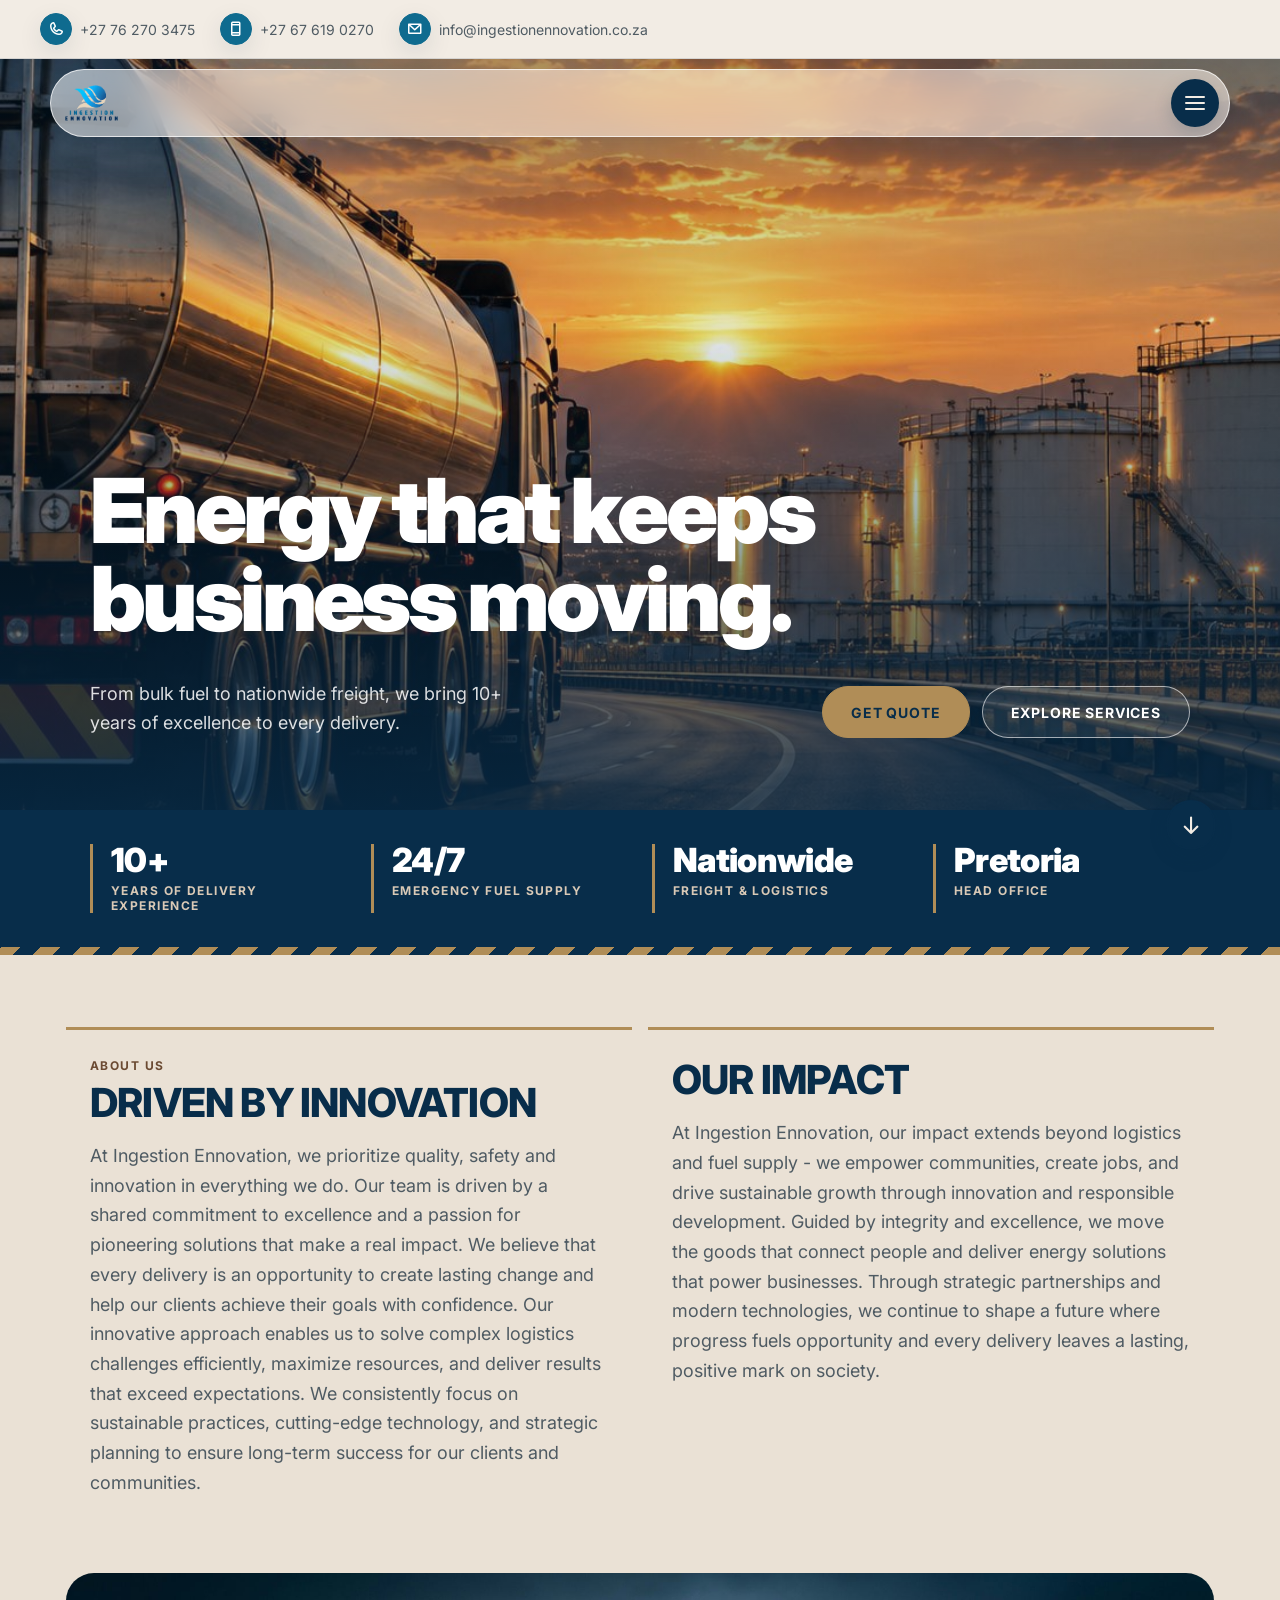
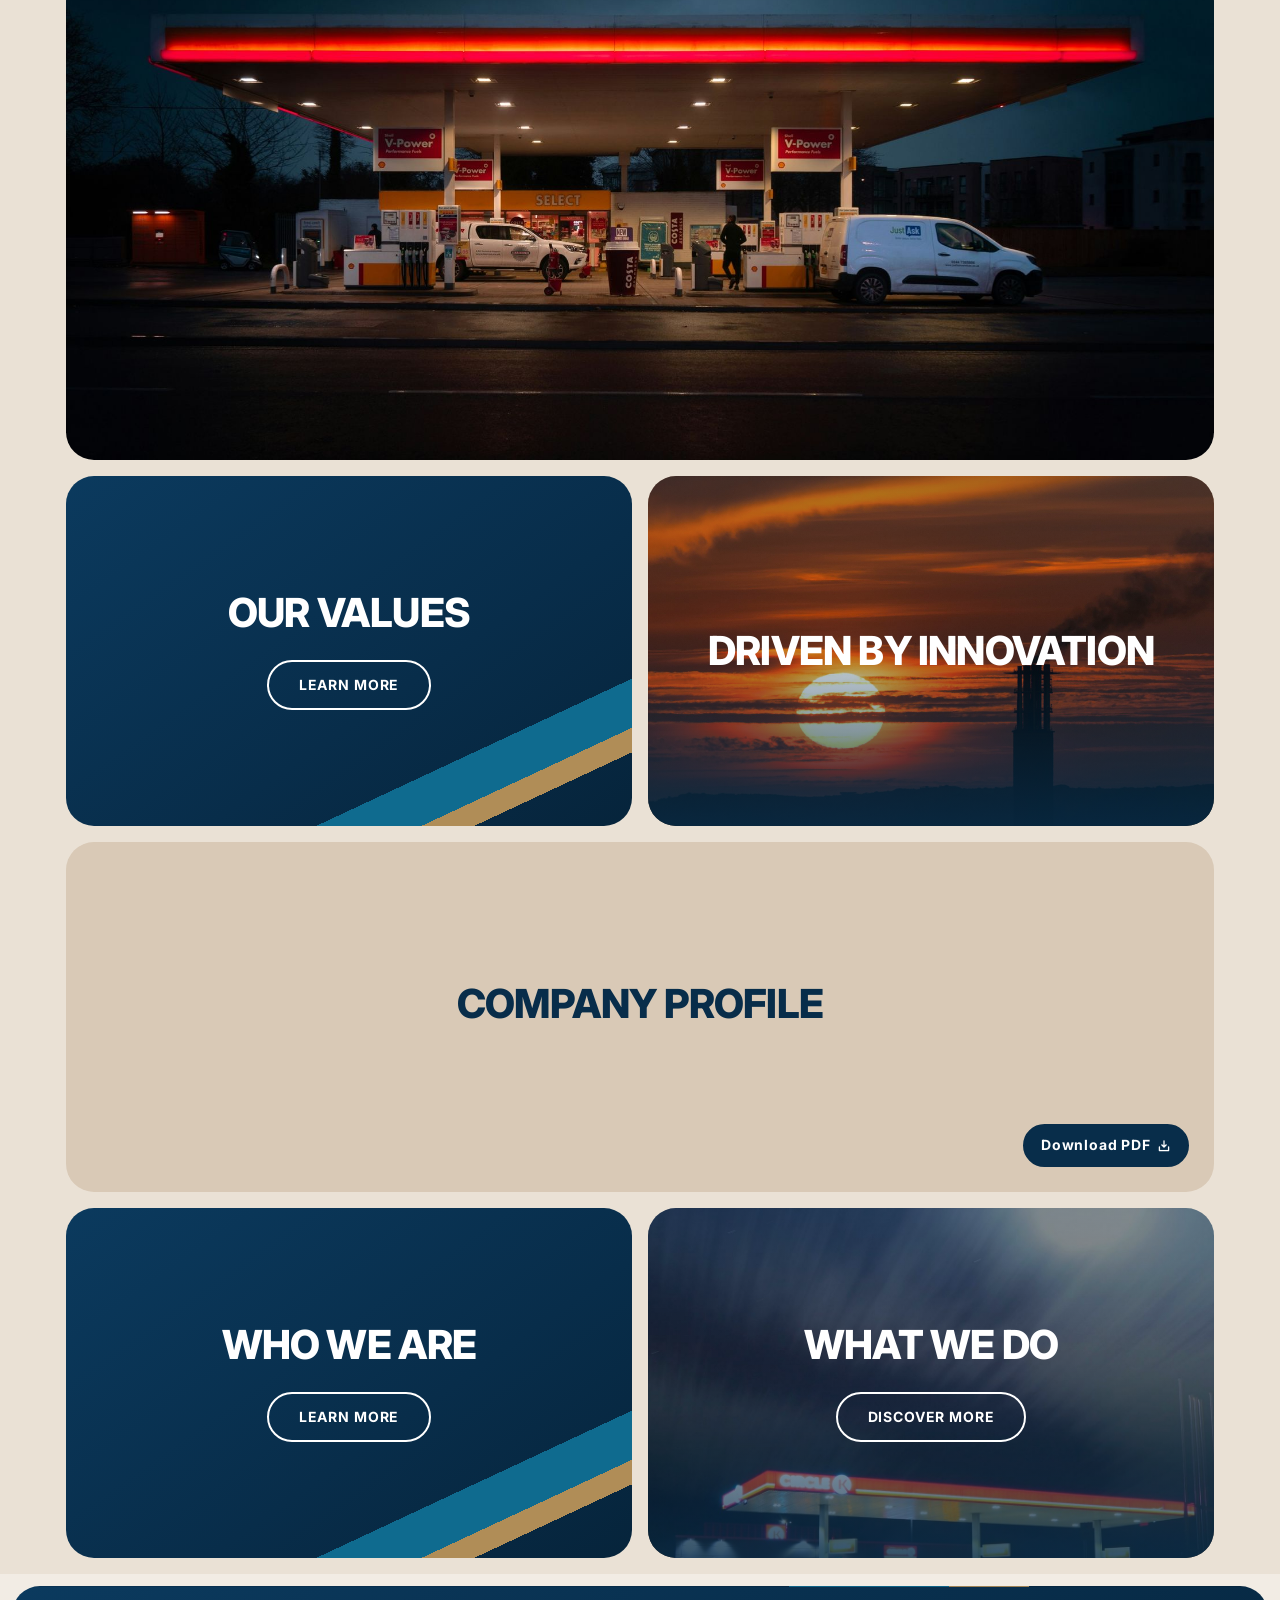
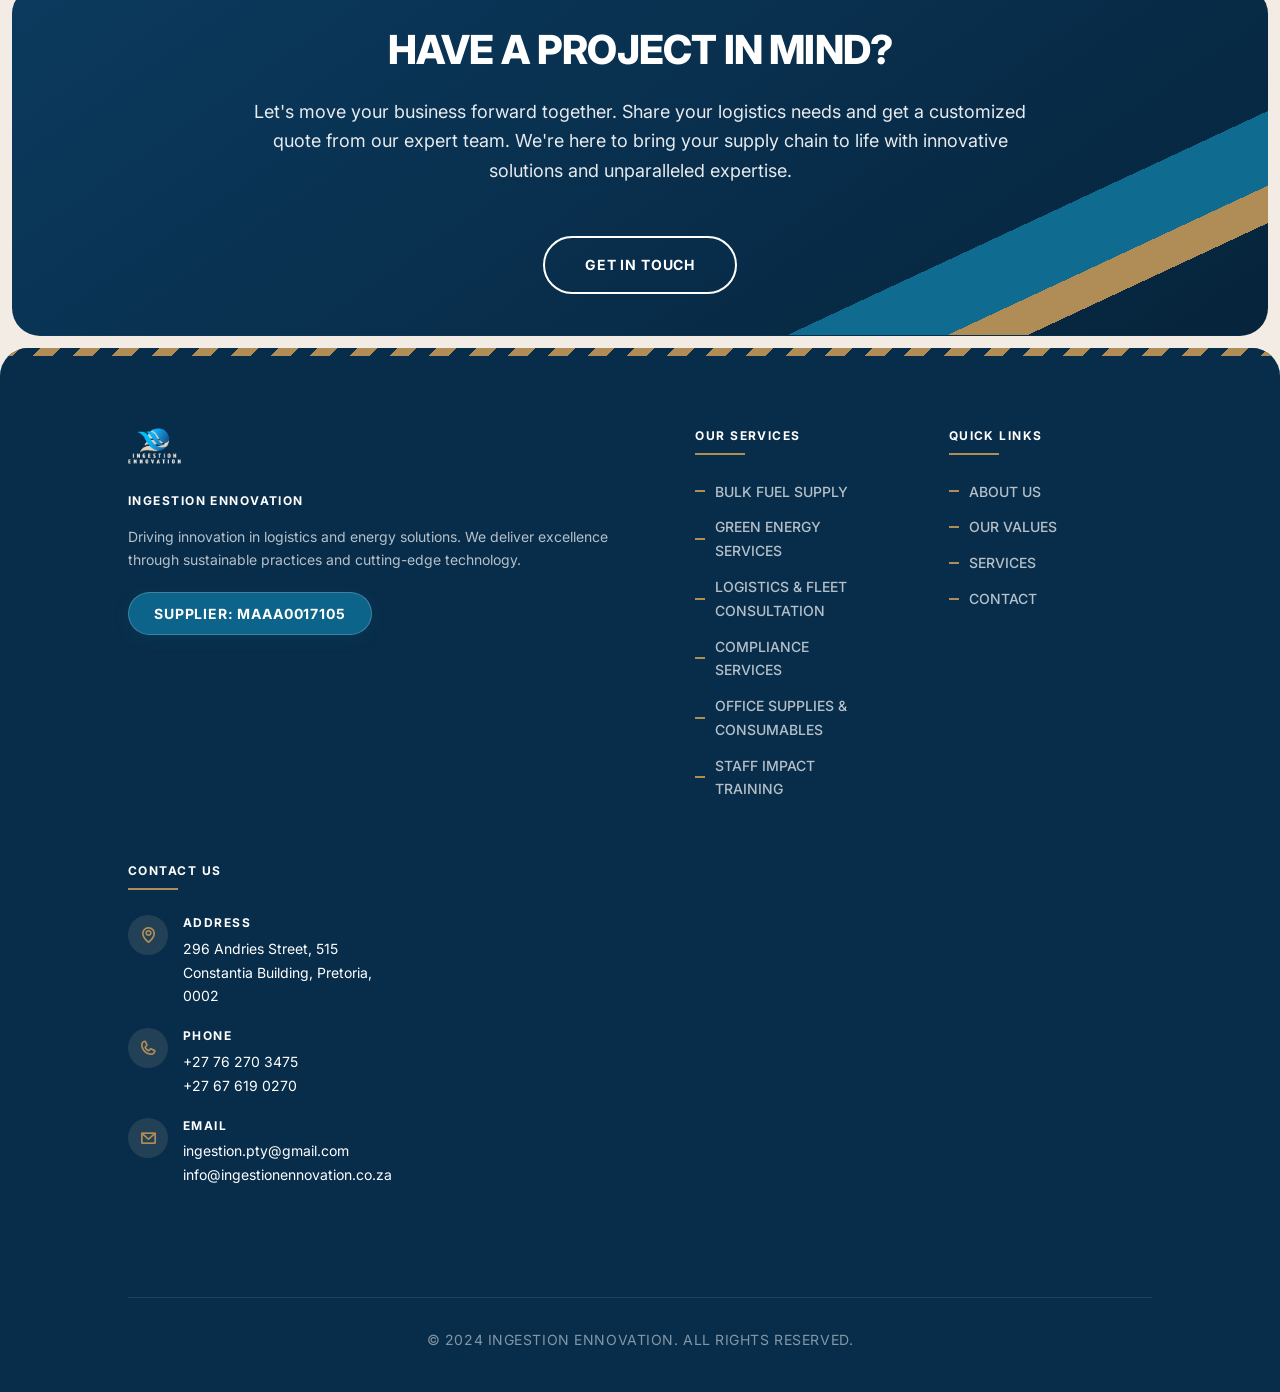
<file: index.html>
<!DOCTYPE html>
<html lang="en">
<head>
<meta charset="UTF-8">
<link rel="icon" type="image/png" href="favicon.png">
<meta name="viewport" content="width=device-width, initial-scale=0.9, maximum-scale=0.9, user-scalable=no">

<title>Ingestion Ennovation | Logistics & Bulk Fuel Supply, Pretoria</title>
<meta name="description" content="Ingestion Ennovation delivers bulk fuel supply, green energy services, logistics & fleet consultation, and compliance solutions across South Africa. Get a quote today.">
<link rel="canonical" href="https://ingestionennovation.co.za/">

<!-- Open Graph -->
<meta property="og:title" content="Ingestion Ennovation | Logistics & Bulk Fuel Supply">
<meta property="og:description" content="Bulk fuel supply, green energy, logistics & fleet consultation, and compliance services across South Africa. 10+ years of excellence in every delivery.">
<meta property="og:type" content="website">
<meta property="og:url" content="https://ingestionennovation.co.za/">
<meta property="og:image" content="https://cdn.shopify.com/s/files/1/0778/5578/5184/files/IMG_3016.jpg?v=1762625673">

<!-- Preload the image to prevent loading delay -->
<link rel="preload" href="hero-sunset-tanker.jpg" as="image">

<!-- Google Fonts -->
<link rel="preconnect" href="https://fonts.googleapis.com">
<link rel="preconnect" href="https://fonts.gstatic.com" crossorigin>
<link rel="stylesheet" href="vendor/phosphor/style.css">
<link href="https://fonts.googleapis.com/css2?family=Inter:wght@400;500;600;700;800;900&display=swap" rel="stylesheet">

<!-- Shared styles -->
<link rel="stylesheet" href="styles.css?v=20261026">

<style>
/* --- PAGE-SPECIFIC: HERO SECTION --- */
.hero {
    position: relative;
    width: 100%;
    height: 100vh;
    display: flex;
    align-items: flex-start;
    justify-content: flex-start;
    background: var(--bg);
    margin-top: 0;
    padding-top: 95px;
    top: 0;
    overflow: hidden;
}

.image-container {
    position: absolute;
    top: 0;
    left: 0;
    width: 100%;
    height: 100%;
    background: var(--bg);
}

.image-container img {
    width: 100%;
    height: 100%;
    object-fit: cover;
    object-position: center 40%;
    display: block;
}

@media (max-width: 1199px) {
    .hero { height: 80vh; }
    .image-container img {
        transform: none !important;
        object-fit: cover;
        object-position: center 50%;
    }
}

@media (min-width: 1200px) {
    .image-container img {
        object-fit: cover;
        object-position: center 40%;
        transform: scaleX(1.2);
    }
}

.big-typography {
    text-align: left;
    text-transform: normal !important;
    font-family: 'Inter', sans-serif !important;
    color: white !important;
    z-index: 2;
    position: relative;
    margin-top: 30%;
    margin-left: 10%;
    width: 80%;
    opacity: 0;
    transform: translateY(50px);
    animation: bounceIn 1.2s ease-out 0.5s forwards;
}

@keyframes bounceIn {
    0% { opacity: 0; transform: translateY(50px); }
    60% { opacity: 1; transform: translateY(-20px); }
    80% { transform: translateY(10px); }
    100% { opacity: 1; transform: translateY(0); }
}

@media (min-width: 1200px) {
    .big-typography {
        margin-top: 0;
        position: absolute;
        top: 50%;
        left: 10%;
        transform: translateY(-50%);
        width: 40%;
        animation: bounceInDesktop 1.2s ease-out 0.5s forwards;
    }
    @keyframes bounceInDesktop {
        0% { opacity: 0; transform: translateY(-50%) translateX(-50px); }
        60% { opacity: 1; transform: translateY(-50%) translateX(20px); }
        80% { transform: translateY(-50%) translateX(-10px); }
        100% { opacity: 1; transform: translateY(-50%) translateX(0); }
    }
}

.big-typography h1 {
    font-size: 3.5rem;
    color: var(--cream-bright);
    text-shadow: var(--glow-text);
    margin-bottom: 30px;
    letter-spacing: 3px;
    font-weight: 900;
    line-height: 1.1;
}

.hero-paragraph {
    color: white;
    font-family: 'Inter', sans-serif;
    font-size: 1.2rem;
    line-height: 1.6;
    margin-bottom: 40px;
    text-transform: none;
    max-width: 600px;
    text-shadow: 1px 1px 8px rgba(0,0,0,0.6);
    z-index: 2;
    position: relative;
}

@media (max-width: 767px) {
    .hero-paragraph { font-size: 1rem; margin-bottom: 30px; }
}
@media (max-width: 480px) {
    .hero-paragraph { font-size: 0.9rem; margin-bottom: 25px; }
}

.cta-button {
    display: inline-block;
    background: var(--brand);
    color: white;
    padding: 20px 45px;
    font-size: 1.1rem;
    font-weight: 600;
    letter-spacing: 1.5px;
    text-decoration: none;
    border: none;
    cursor: pointer;
    transition: all 0.3s ease;
    text-transform: uppercase;
    font-family: 'Inter', sans-serif;
    position: relative;
    z-index: 2;
    margin-top: 0;
    margin-bottom: 40px;
    box-shadow: var(--glow-soft);
    border: 1px solid rgba(15, 107, 143, 0.5);
}

.cta-button:hover {
    background: var(--brand-deep);
    transform: translateY(-3px);
    box-shadow: 0 5px 15px rgba(0,0,0,0.3);
}

@media (max-width: 767px) {
    .big-typography h1 { font-size: 2.5rem; margin-bottom: 25px; }
    .cta-button { padding: 15px 30px; font-size: 1rem; margin-bottom: 30px; }
}
@media (max-width: 480px) {
    .big-typography h1 { font-size: 2rem; margin-bottom: 20px; }
    .cta-button { padding: 12px 25px; font-size: 0.9rem; margin-bottom: 25px; }
}

.hero::before {
    content: '';
    position: absolute;
    top: 0; left: 0; width: 100%; height: 100%;
    background: var(--overlay);
    z-index: 1;
}

/* --- PAGE-SPECIFIC: HAVE A PROJECT SECTION --- */
.have-project-section {
    width: 100%;
    background: var(--panel);
    border-top: 1px solid var(--line);
    border-bottom: 1px solid var(--line);
    padding: 60px 20px;
    text-align: center;
    margin: 0;
    position: relative;
    z-index: 2;
    height: 300px;
    display: flex;
    flex-direction: column;
    align-items: center;
    justify-content: center;
    border-radius: 0 !important;
}

@media (max-width: 768px) {
    .have-project-section { height: 350px; padding: 70px 20px; }
}

.have-project-container {
    width: 100%;
    max-width: 100%;
    margin: 0 auto;
    padding: 0;
    position: relative;
    z-index: 2;
}

.have-project-title {
    font-size: 36px;
    color: white;
    text-transform: uppercase;
    font-weight: 700;
    letter-spacing: 2px;
    margin-bottom: 25px;
    font-family: 'Inter', sans-serif;
    text-align: center;
    width: 100%;
}

.have-project-subtitle {
    font-family: 'Inter', sans-serif;
    font-size: 1.2rem;
    color: rgba(255, 255, 255, 0.9);
    text-align: center;
    margin-bottom: 40px;
    text-transform: none;
    line-height: 1.6;
    max-width: 800px;
    margin-left: auto;
    margin-right: auto;
    font-weight: 300;
}

.get-in-touch-button-container { text-align: center; margin-top: 0; }

.get-in-touch-button {
    display: inline-block;
    background: transparent;
    border: 2px solid white;
    color: white;
    padding: 25px 50px;
    font-size: 16px;
    text-transform: uppercase;
    font-weight: 600;
    letter-spacing: 1.5px;
    cursor: pointer;
    transition: all 0.3s ease;
    font-family: 'Inter', sans-serif;
    text-decoration: none;
    display: inline-block;
    border-radius: 0;
    height: 60px;
    line-height: 10px;
}

.get-in-touch-button:hover { background: var(--surface); color: var(--brand-bright); }

@media (max-width: 768px) {
    .have-project-section { padding: 40px 20px; height: 350px; }
    .have-project-title { font-size: 24px; letter-spacing: 1px; margin-bottom: 20px; }
    .have-project-subtitle { font-size: 1rem; margin-bottom: 30px; text-align: center; }
    .get-in-touch-button {
        padding: 15px 30px; font-size: 14px; border: 2px solid white;
        background: transparent; margin-top: 0; width: auto; height: 50px; line-height: 20px;
    }
    .get-in-touch-button:hover { background: var(--surface); color: var(--brand-bright); }
}

@media (max-width: 480px) {
    .have-project-section { padding: 40px 20px; height: 350px; }
    .have-project-title { font-size: 20px; letter-spacing: 0.5px; }
    .have-project-subtitle { font-size: 0.9rem; margin-bottom: 25px; text-align: center; }
    .get-in-touch-button {
        padding: 15px 25px; font-size: 14px; border: 2px solid white;
        background: transparent; height: 50px; line-height: 20px;
    }
    .get-in-touch-button:hover { background: var(--surface); color: var(--brand-bright); }
}

@media (min-width: 769px) {
    .have-project-section { height: 350px; padding: 80px 20px; }
    .have-project-title { font-size: 42px; }
    .have-project-subtitle { font-size: 1.3rem; margin-bottom: 50px; }
    .get-in-touch-button { padding: 25px 50px; font-size: 16px; height: 60px; line-height: 10px; }
}

/* --- PAGE-SPECIFIC: ABOUT-PAGE EMBEDDED SECTION --- */
#about-page * { margin: 0; padding: 0; box-sizing: border-box; }
#about-page body, #about-page { font-family: 'Inter', sans-serif; background-color: var(--bg-alt); color: var(--text); line-height: 1.6; overflow-x: hidden; }

#about-page .bg-text {
    position: absolute; top: -80px; left: 0; width: 100%; height: 100%;
    display: flex; align-items: center; justify-content: center;
    font-family: 'Inter', sans-serif; font-size: 250px;
    color: rgba(15, 107, 143, 0.07); letter-spacing: 10px; pointer-events: none; z-index: 1;
}

#about-page .tg-content { width: 100%; padding: 30px 1%; margin: auto; position: relative; z-index: 2; }

#about-page h1, #about-page h2, #about-page h3, #about-page .tg-subtitle {
    font-weight: 700; text-transform: none; font-family: 'Inter', sans-serif; letter-spacing: 0.5px;
}

#about-page p { font-size: 12px; text-transform: none; font-family: 'Inter', sans-serif; font-weight: 400; letter-spacing: 0.5px; }
#about-page .tg-subtitle { font-size: 16px; color: var(--brand-bright); margin-bottom: 6px; }
#about-page .tg-title { font-size: 22px; color: var(--text); margin-bottom: 10px; }

#about-page .text-content {
    position: relative;
    background: linear-gradient(to bottom,
        var(--bg-alt) 0%, var(--bg-alt) 20%, rgba(242, 236, 228,0.98) 30%, rgba(242, 236, 228,0.95) 40%,
        rgba(242, 236, 228,0.90) 50%, rgba(242, 236, 228,0.80) 60%, rgba(242, 236, 228,0.65) 70%,
        rgba(242, 236, 228,0.45) 80%, rgba(242, 236, 228,0.25) 90%, rgba(242, 236, 228,0) 100%);
    padding-bottom: 150px;
    margin-bottom: -120px;
    z-index: 2;
}

#about-page .tg-description {
    font-family: 'Inter', sans-serif;
    font-size: 1.2rem;
    line-height: 1.6;
    color: var(--text-muted);
    margin-bottom: 20px;
    text-transform: none;
    max-width: 100%;
    position: relative;
    z-index: 2;
    background: transparent;
}

#about-page .tg-video-preview {
    width: 100%; height: 400px; border-radius: 0; overflow: hidden; margin-bottom: 30px;
    position: relative; z-index: 1; cursor: pointer; margin-top: -120px;
}

#about-page .video-preview-image { width: 100%; height: 100%; object-fit: cover; border: none; }

#about-page .play-button-container { position: absolute; top: 50%; left: 50%; transform: translate(-50%, -50%); z-index: 4; }

#about-page .play-button {
    width: 80px; height: 80px; border-radius: 50%; background: var(--surface-2);
    display: flex; align-items: center; justify-content: center; cursor: pointer;
    transition: all 0.3s ease; box-shadow: 0 4px 12px rgba(0,0,0,0.15); border: 2px solid var(--cream);
}

#about-page .play-button:hover { background: var(--cream-bright); transform: scale(1.05); box-shadow: 0 6px 16px rgba(15, 107, 143, 0.15); }

#about-page .play-icon {
    width: 0; height: 0; border-top: 15px solid transparent; border-bottom: 15px solid transparent;
    border-left: 25px solid var(--brand); margin-left: 5px;
}

#about-page .video-modal {
    display: none; position: fixed; top: 0; left: 0; width: 100%; height: 100%;
    background: rgba(0,0,0,0.85); z-index: 1000; align-items: center; justify-content: center;
}
#about-page .video-modal.active { display: flex; }
#about-page .modal-content { position: relative; width: 80%; max-width: 900px; background: #000; }
#about-page .modal-video { width: 100%; height: auto; display: block; }
#about-page .close-modal {
    position: absolute; top: -40px; right: 0; color: white; font-size: 30px;
    cursor: pointer; background: none; border: none; font-family: Arial, sans-serif;
}

#about-page .tg-impact { border-left: 4px solid var(--brand-bright); padding-left: 25px; margin-bottom: 40px; position: relative; z-index: 3; }
#about-page .tg-impact-title { font-size: 22px; margin-bottom: 10px; }
#about-page .tg-impact-text {
    font-family: 'Inter', sans-serif; font-size: 1.2rem; line-height: 1.6; color: var(--text-muted);
    margin-bottom: 20px; text-transform: none; max-width: 100%; position: relative; z-index: 2; background: transparent;
}

#about-page .construction-image-section { width: 100%; margin: 40px 0 0 0; position: relative; z-index: 2; }
#about-page .construction-image { width: 100%; height: 300px; object-fit: cover; display: block; }

#about-page .values-section {
    width: 100%; background: var(--panel); padding: 60px 20px; text-align: center; margin: 0;
    position: relative; z-index: 2; height: 300px; display: flex; flex-direction: column;
    align-items: center; justify-content: center;
}
#about-page .values-title { font-size: 36px; color: white; text-transform: uppercase; font-weight: 700; letter-spacing: 2px; margin-bottom: 25px; font-family: 'Inter', sans-serif; }
#about-page .values-button {
    background: transparent; border: 2px solid white; color: white; padding: 10px 25px; font-size: 14px;
    text-transform: uppercase; font-weight: 600; letter-spacing: 1px; cursor: pointer; transition: all 0.3s ease;
    font-family: 'Inter', sans-serif; text-decoration: none; display: inline-block;
}
#about-page .values-button:hover { background: var(--surface); color: var(--brand-bright); }

#about-page .innovation-section {
    width: 100%; height: 300px;
    background-image: url('sunset-stack.jpg');
    background-size: cover; background-position: center; display: flex; flex-direction: column;
    align-items: center; justify-content: center; position: relative; margin: 0;
}
#about-page .innovation-section::before { content: ''; position: absolute; top: 0; left: 0; width: 100%; height: 100%; background: var(--overlay); z-index: 1; }
#about-page .innovation-title { font-size: 36px; color: white; text-transform: uppercase; font-weight: 700; letter-spacing: 2px; font-family: 'Inter', sans-serif; position: relative; z-index: 2; text-align: center; }

#about-page .company-profile-section {
    width: 100%;
    background:
        radial-gradient(circle at top, transparent 24%, rgba(15, 107, 143,0.15) 25%, rgba(15, 107, 143,0.15) 27%, transparent 28%),
        radial-gradient(circle at bottom, transparent 24%, rgba(15, 107, 143,0.15) 25%, rgba(15, 107, 143,0.15) 27%, transparent 28%),
        radial-gradient(circle at right, transparent 24%, rgba(15, 107, 143,0.15) 25%, rgba(15, 107, 143,0.15) 27%, transparent 28%),
        radial-gradient(circle at left, transparent 24%, rgba(15, 107, 143,0.15) 25%, rgba(15, 107, 143,0.15) 27%, transparent 28%);
    background-size: 4em 4em;
    background-color: var(--surface);
    padding: 60px 20px; margin: 0; position: relative; z-index: 2; height: 300px;
    display: flex; flex-direction: column; align-items: center; justify-content: center; text-align: center;
}
#about-page .company-profile-title { font-size: 36px; color: var(--text); text-transform: uppercase; font-weight: 700; letter-spacing: 2px; margin-bottom: 25px; font-family: 'Inter', sans-serif; }
#about-page .company-profile-button {
    background: var(--brand); border: 2px solid var(--brand); color: white; padding: 8px 16px; font-size: 12px;
    text-transform: uppercase; font-weight: 600; letter-spacing: 1px; cursor: pointer; transition: all 0.3s ease;
    font-family: 'Inter', sans-serif; display: flex; align-items: center; gap: 6px; position: absolute;
    bottom: 20px; right: 20px; border-radius: 4px; text-decoration: none;
}
#about-page .company-profile-button:hover { background: transparent; color: var(--brand-bright); }

#about-page .who-we-are-section {
    width: 100%; background: var(--panel); padding: 60px 20px; text-align: center; margin: 0;
    position: relative; z-index: 2; height: 300px; display: flex; flex-direction: column;
    align-items: center; justify-content: center;
}
#about-page .who-we-are-title { font-size: 36px; color: white; text-transform: uppercase; font-weight: 700; letter-spacing: 2px; margin-bottom: 25px; font-family: 'Inter', sans-serif; }
#about-page .who-we-are-button {
    background: transparent; border: 2px solid white; color: white; padding: 10px 25px; font-size: 14px;
    text-transform: uppercase; font-weight: 600; letter-spacing: 1px; cursor: pointer; transition: all 0.3s ease;
    font-family: 'Inter', sans-serif; text-decoration: none; display: inline-block;
}
#about-page .who-we-are-button:hover { background: var(--surface); color: var(--brand-bright); }

#about-page .what-we-do-section {
    width: 100%; height: 300px;
    background-image: url('fuel-station-night.jpg');
    background-size: cover; background-position: center; display: flex; flex-direction: column;
    align-items: center; justify-content: center; position: relative; margin: 0;
}
#about-page .what-we-do-section::before { content: ''; position: absolute; top: 0; left: 0; width: 100%; height: 100%; background: var(--overlay); z-index: 1; }
#about-page .what-we-do-title { font-size: 36px; color: white; text-transform: uppercase; font-weight: 700; letter-spacing: 2px; margin-bottom: 25px; font-family: 'Inter', sans-serif; position: relative; z-index: 2; text-align: center; }
#about-page .what-we-do-button {
    background: transparent; border: 2px solid white; color: white; padding: 10px 25px; font-size: 14px;
    text-transform: uppercase; font-weight: 600; letter-spacing: 1px; cursor: pointer; transition: all 0.3s ease;
    font-family: 'Inter', sans-serif; position: relative; z-index: 2; text-decoration: none; display: inline-block;
}
#about-page .what-we-do-button:hover { background: var(--surface); color: var(--brand-bright); }

#about-page .mobile-image-container { width: 100%; margin: 0 0 15px 0; position: relative; transform: translateY(-15px); z-index: 2; }
#about-page .mobile-image-frame { border: 16px solid var(--brand-deep); background: var(--brand-deep); box-shadow: var(--glow); width: 100%; height: 900px; position: relative; z-index: 2; }
#about-page .mobile-image {
    width: calc(100% - 60px); height: calc(100% - 60px); object-fit: cover; position: absolute;
    top: 30px; left: 30px; z-index: 3; box-shadow: 0 4px 12px rgba(0,0,0,0.15);
}

@media (min-width: 769px) {
    #about-page .mobile-image-container { display: none; }
    #about-page .tg-content { display: flex; flex-direction: column; align-items: flex-start; width: 100%; max-width: 100%; padding: 30px 1%; }
    #about-page .image-content { width: 100%; margin-bottom: 30px; position: relative; z-index: 2; }
    #about-page .desktop-image-frame { border: 16px solid var(--brand-deep); width: 100%; height: 800px; position: relative; background: var(--brand-deep); box-shadow: var(--glow); z-index: 2; }
    #about-page .desktop-image {
        width: calc(100% - 60px); height: calc(100% - 60px); object-fit: cover; position: absolute;
        top: 30px; left: 30px; z-index: 3; box-shadow: 0 4px 12px rgba(0,0,0,0.15);
    }
    #about-page .text-content {
        width: 100%; margin-top: 0;
        background: linear-gradient(to bottom,
            var(--bg-alt) 0%, var(--bg-alt) 15%, rgba(242, 236, 228,0.98) 25%, rgba(242, 236, 228,0.95) 35%,
            rgba(242, 236, 228,0.90) 45%, rgba(242, 236, 228,0.80) 55%, rgba(242, 236, 228,0.65) 65%,
            rgba(242, 236, 228,0.45) 75%, rgba(242, 236, 228,0.25) 85%, rgba(242, 236, 228,0) 100%);
        padding-bottom: 200px; margin-bottom: -150px;
    }
    #about-page .tg-description { font-size: 18px; line-height: 1.8; max-width: 100%; padding: 0 8%; }
    #about-page .tg-subtitle, #about-page .tg-title { padding: 0 8%; }
    #about-page .tg-impact { padding: 0 8%; }
    #about-page .tg-title { font-size: 22px; }
    #about-page .tg-video-preview { width: 100%; height: 500px; border-radius: 0; margin-top: -150px; }
    #about-page .tg-impact { width: 100%; margin-bottom: 60px; }
    #about-page .construction-image { height: 350px; }
    #about-page .values-section, #about-page .innovation-section, #about-page .company-profile-section,
    #about-page .who-we-are-section, #about-page .what-we-do-section { height: 350px; padding: 80px 20px; }
    #about-page .values-title, #about-page .innovation-title, #about-page .company-profile-title,
    #about-page .who-we-are-title, #about-page .what-we-do-title { font-size: 42px; }
    #about-page .values-button, #about-page .who-we-are-button, #about-page .what-we-do-button { padding: 12px 30px; font-size: 16px; }
    #about-page .company-profile-button { padding: 8px 16px; font-size: 12px; bottom: 25px; right: 25px; }
    #about-page .tg-impact-text { font-size: 18px; line-height: 1.8; }
}

@media (max-width: 768px) {
    #about-page .image-content { display: none; }
    #about-page .mobile-image-container { display: block; order: -1; margin-bottom: 15px; transform: translateY(-10px); }
    #about-page .mobile-image-frame { height: 450px; border: 12px solid var(--brand); z-index: 2; }
    #about-page .mobile-image { width: calc(100% - 40px); height: calc(100% - 40px); top: 20px; left: 20px; z-index: 3; }
    #about-page .text-content {
        display: flex; flex-direction: column; margin-top: 10px;
        background: linear-gradient(to bottom,
            var(--bg-alt) 0%, var(--bg-alt) 30%, rgba(242, 236, 228,0.98) 40%, rgba(242, 236, 228,0.95) 50%,
            rgba(242, 236, 228,0.90) 60%, rgba(242, 236, 228,0.80) 70%, rgba(242, 236, 228,0.65) 80%,
            rgba(242, 236, 228,0.45) 90%, rgba(242, 236, 228,0.25) 95%, rgba(242, 236, 228,0) 100%);
        padding-bottom: 130px; margin-bottom: -100px;
    }
    #about-page .bg-text { font-size: 90px; top: -30px; }
    #about-page .tg-title { font-size: 22px; margin-top: -5px; }
    #about-page .tg-subtitle { font-size: 16px; }
    #about-page .tg-description, #about-page .tg-impact-text { font-size: 12px; }
    #about-page .tg-description { padding: 0 5%; }
    #about-page .tg-subtitle, #about-page .tg-title { padding: 0 5%; }
    #about-page .tg-impact { padding: 0 5%; }
    #about-page .tg-video-preview { height: 260px; border-radius: 0; margin-bottom: 20px; margin-top: -100px; }
    #about-page .play-button { width: 60px; height: 60px; }
    #about-page .play-icon { border-top: 12px solid transparent; border-bottom: 12px solid transparent; border-left: 18px solid var(--brand); margin-left: 4px; }
    #about-page .modal-content { width: 95%; }
    #about-page .values-title, #about-page .innovation-title, #about-page .company-profile-title,
    #about-page .who-we-are-title, #about-page .what-we-do-title { font-size: 24px; letter-spacing: 1px; margin-bottom: 20px; }
    #about-page .construction-image { height: 250px; }
    #about-page .values-section, #about-page .innovation-section, #about-page .company-profile-section,
    #about-page .who-we-are-section, #about-page .what-we-do-section { height: 250px; padding: 40px 20px; }
    #about-page .tg-impact { margin-bottom: 30px; }
    #about-page .construction-image-section { margin: 30px 0 0 0; }
    #about-page .company-profile-button {
        position: absolute; bottom: 15px; right: 15px; width: 50px; height: 50px; padding: 0;
        display: flex; align-items: center; justify-content: center; border-radius: 4px;
    }
    #about-page .company-profile-button span { display: none; }
}

@media (max-width: 480px) {
    #about-page .tg-title { font-size: 22px; margin-top: -10px; }
    #about-page .tg-subtitle { font-size: 16px; }
    #about-page .bg-text { font-size: 70px; top: -20px; }
    #about-page .mobile-image-frame { height: 400px; border: 10px solid var(--brand); z-index: 2; }
    #about-page .mobile-image { width: calc(100% - 30px); height: calc(100% - 30px); top: 15px; left: 15px; z-index: 3; }
    #about-page .text-content { padding-bottom: 100px; margin-bottom: -80px; }
    #about-page .tg-video-preview { margin-top: -80px; }
    #about-page .values-title, #about-page .innovation-title, #about-page .company-profile-title,
    #about-page .who-we-are-title, #about-page .what-we-do-title { font-size: 20px; letter-spacing: 0.5px; }
    #about-page .construction-image { height: 200px; }
    #about-page .values-section, #about-page .innovation-section, #about-page .company-profile-section,
    #about-page .who-we-are-section, #about-page .what-we-do-section { height: 200px; padding: 30px 20px; }
    #about-page .tg-impact { margin-bottom: 25px; }
    #about-page .construction-image-section { margin: 25px 0 0 0; }
    #about-page .company-profile-button { bottom: 10px; right: 10px; width: 45px; height: 45px; }
}

#about-page .fog-overlay { display: none; }
</style>

<!-- Theme overrides (loaded after page styles) -->
<link rel="stylesheet" href="theme.css?v=20261026">
</head>
<body data-content-section="have-project-section" data-scroll-target="bottom">

<!-- ANNOUNCEMENT BAR -->
<div class="announcement-bar">
    <div class="announcement-content">
        <div class="contact-info">
            <div class="contact-item">
                <div class="contact-icon-circle"><i class="ph-bold ph-phone"></i></div>
                <span>+27 76 270 3475</span>
            </div>
            <div class="contact-item">
                <div class="contact-icon-circle"><i class="ph-bold ph-device-mobile"></i></div>
                <span>+27 67 619 0270</span>
            </div>
            <div class="contact-item">
                <div class="contact-icon-circle"><i class="ph-bold ph-envelope-simple"></i></div>
                <span>info@ingestionennovation.co.za</span>
            </div>
        </div>
        <div class="social-links">
            <a href="#"><div class="social-icon-circle"><i class="ph-bold ph-facebook-logo"></i></div><span>Facebook</span></a>
            <a href="#"><div class="social-icon-circle"><i class="ph-bold ph-linkedin-logo"></i></div><span>LinkedIn</span></a>
        </div>
    </div>
</div>

<header>
    <a href="index.html" class="logo" id="logo" aria-label="Ingestion Ennovation home">
        <img src="logo-header.png" alt="Ingestion Ennovation logo">
    </a>

    <div class="menu-icon" id="menuIcon" aria-label="Open menu" role="button" tabindex="0">
        <span></span><span></span><span></span>
    </div>
</header>

<nav class="nav-bar" id="navBar">
    <ul class="nav-list">
        <li class="nav-item"><a href="index.html" class="nav-link current" id="homeLink">HOME</a></li>
        <li class="nav-item"><a href="who-we-are.html" class="nav-link" id="aboutLink">ABOUT US</a></li>
        <li class="nav-item"><a href="our-values.html" class="nav-link" id="valuesLink">VALUES</a></li>
        <li class="nav-item"><a href="what-we-do.html" class="nav-link" id="servicesLink">SERVICES</a></li>
        <li class="nav-item"><a href="contact-us.html" class="nav-link" id="contactLink">CONTACT US</a></li>
    </ul>
</nav>

<!-- HERO SECTION -->
<section class="hero" id="home">
    <div class="image-container">
        <img src="hero-sunset-tanker.jpg" alt="Fuel tanker on the highway beside storage tanks at sunset">
    </div>

    <div class="big-typography">
        <h1>Energy that keeps<br>business <span class="hero-moving">moving.</span></h1>
        <div class="hero-bottom">
            <p class="hero-paragraph">
                From bulk fuel to nationwide freight, we bring 10+ years of excellence to every delivery.
            </p>
            <div class="hero-actions">
                <a href="mailto:info@ingestionennovation.co.za?subject=Quote Request&body=Hello Ingestion Ennovation, I would like to request a quote for:" class="hero-btn hero-btn-primary">Get Quote</a>
                <a href="what-we-do.html" class="hero-btn hero-btn-ghost">Explore services</a>
            </div>
        </div>
    </div>

    <div class="scroll-down" id="scrollDownBtn"><i class="ph-bold ph-arrow-down"></i></div>
</section>

<!-- ABOUT PAGE SECTION -->
<!-- KEY FACTS STRIP -->
<section class="facts-strip" aria-label="Key facts">
    <div class="facts-inner">
        <div class="fact"><span class="fact-value">10+</span><span class="fact-label">Years of delivery experience</span></div>
        <div class="fact"><span class="fact-value">24/7</span><span class="fact-label">Emergency fuel supply</span></div>
        <div class="fact"><span class="fact-value">Nationwide</span><span class="fact-label">Freight &amp; logistics</span></div>
        <div class="fact"><span class="fact-value">Pretoria</span><span class="fact-label">Head office</span></div>
    </div>
</section>

<div id="about-page">

    <section class="tg-content">

        <div class="text-content" id="about">
            <div class="tg-subtitle">ABOUT US</div>
            <h1 class="tg-title">DRIVEN BY INNOVATION</h1>
            <p class="tg-description">
                At Ingestion Ennovation, we prioritize quality, safety and innovation in everything we do.
                Our team is driven by a shared commitment to excellence and a passion for pioneering solutions
                that make a real impact. We believe that every delivery is an opportunity to create lasting change
                and help our clients achieve their goals with confidence. Our innovative approach enables us to
                solve complex logistics challenges efficiently, maximize resources, and deliver results that exceed expectations.
                We consistently focus on sustainable practices, cutting-edge technology, and strategic planning to ensure
                long-term success for our clients and communities.
            </p>
        </div>


        <div class="tg-impact" id="values">
            <h3 class="tg-impact-title">OUR IMPACT</h3>
            <p class="tg-impact-text">
                At Ingestion Ennovation, our impact extends beyond logistics and fuel supply - we empower communities,
                create jobs, and drive sustainable growth through innovation and responsible development. Guided by integrity
                and excellence, we move the goods that connect people and deliver energy solutions that power businesses.
                Through strategic partnerships and modern technologies, we continue to shape a future where progress fuels
                opportunity and every delivery leaves a lasting, positive mark on society.
            </p>
        </div>

        <div class="construction-image-section">
            <img src="fuel-station.jpg" alt="Fuel station forecourt at dusk" class="construction-image">
        </div>

        <div class="values-section">
            <div class="values-title">OUR VALUES</div>
            <a href="our-values.html" class="values-button">Learn More</a>
        </div>

        <div class="innovation-section" id="services">
            <div class="innovation-title">DRIVEN BY INNOVATION</div>
        </div>

        <div class="company-profile-section">
            <div class="company-profile-title">COMPANY PROFILE</div>
            <a href="YOUR_PDF_LINK_HERE" download="Company-Profile.pdf" class="company-profile-button">
                <span>Download PDF</span>
                <i class="ph-bold ph-download-simple"></i>
            </a>
        </div>

        <div class="who-we-are-section">
            <div class="who-we-are-title">WHO WE ARE</div>
            <a href="who-we-are.html" class="who-we-are-button">Learn More</a>
        </div>

        <div class="what-we-do-section">
            <div class="what-we-do-title">WHAT WE DO</div>
            <a href="what-we-do.html" class="what-we-do-button">Discover More</a>
        </div>
    </section>

    <div class="video-modal" id="videoModal">
        <div class="modal-content">
            <button class="close-modal">&times;</button>
            <video class="modal-video" controls>
                <source src="https://cdn.shopify.com/videos/c/o/v/46be3b6337a8404aa3448fcd0aed4c84.mp4" type="video/mp4">
                Your browser does not support the video tag.
            </video>
        </div>
    </div>
</div>

<!-- HAVE A PROJECT IN MIND SECTION -->
<section class="have-project-section" id="contact">
    <div class="have-project-container">
        <h2 class="have-project-title">HAVE A PROJECT IN MIND?</h2>
        <p class="have-project-subtitle">
            Let's move your business forward together. Share your logistics needs and get a customized quote
            from our expert team. We're here to bring your supply chain to life with innovative solutions and unparalleled expertise.
        </p>
        <div class="get-in-touch-button-container">
            <a href="mailto:info@ingestionennovation.co.za?subject=Project Inquiry&body=Hello Ingestion Ennovation, I have a project in mind:" class="get-in-touch-button">GET IN TOUCH</a>
        </div>
    </div>
</section>

<!-- FOOTER -->
<footer class="footer">
    <div class="footer-container">
        <div class="footer-logo-section">
            <div class="footer-logo">
                <img src="logo-footer.png" alt="Ingestion Ennovation logo">
            </div>
            <div class="footer-company-info">
                <h3>INGESTION ENNOVATION</h3>
                <p>Driving innovation in logistics and energy solutions. We deliver excellence through sustainable practices and cutting-edge technology.</p>
                <a href="#" class="supplier-button">SUPPLIER: MAAA0017105</a>
            </div>
        </div>

        <div class="footer-services">
            <h3>OUR SERVICES</h3>
            <ul>
                <li>
                    <a class="service-toggle">Bulk Fuel Supply</a>
                    <div class="footer-service-desc">We provide reliable bulk fuel delivery for distribution centers, industrial facilities, and commercial operations. Our fleet ensures timely delivery of diesel, petrol, and specialized fuels with strict quality control and competitive pricing. We handle all logistics from storage to on-site delivery.</div>
                </li>
                <li>
                    <a class="service-toggle">Green Energy Services</a>
                    <div class="footer-service-desc">Comprehensive sustainable energy solutions including solar panel installations, energy efficiency consulting, and renewable energy system design. We help businesses reduce carbon footprint and energy costs through innovative green technologies and government compliance assistance.</div>
                </li>
                <li>
                    <a class="service-toggle">Logistics & Fleet Consultation</a>
                    <div class="footer-service-desc">Full-service logistics management from planning to delivery. Our expert consultants provide network optimization, route planning, fleet and carrier management, and quality assurance. We specialize in freight, warehousing, and distribution operations.</div>
                </li>
                <li>
                    <a class="service-toggle">Compliance Services</a>
                    <div class="footer-service-desc">Complete regulatory compliance assessments and certification for logistics and energy operations. We ensure adherence to local regulations, environmental standards, safety protocols, and industry certifications. Our team handles documentation, inspections, and audit preparation.</div>
                </li>
                <li>
                    <a class="service-toggle">Office Supplies & Consumables</a>
                    <div class="footer-service-desc">Comprehensive supply chain management for office materials and logistics consumables. We source and deliver everything from stationery and cleaning supplies to safety equipment and warehouse materials with bulk pricing and scheduled deliveries.</div>
                </li>
                <li>
                    <a class="service-toggle">Staff Impact Training</a>
                    <div class="footer-service-desc">Specialized training programs for workforce development, safety compliance, and technical skills enhancement. Our certified trainers provide on-site and virtual training in warehouse safety, equipment operation, environmental awareness, and industry best practices.</div>
                </li>
            </ul>
        </div>

        <div class="footer-links">
            <h3>QUICK LINKS</h3>
            <ul>
                <li>
                    <a href="who-we-are.html" class="link-toggle">About Us</a>
                    <div class="footer-link-desc">Learn about our mission, vision, and team of experts driving innovation in logistics and energy. Discover our 10+ years of industry experience and commitment to sustainable development.</div>
                </li>
                <li>
                    <a href="our-values.html" class="link-toggle">Our Values</a>
                    <div class="footer-link-desc">Discover the core principles that guide our work: integrity, excellence, innovation, and sustainability. Learn how our values shape every project we undertake.</div>
                </li>
                <li>
                    <a href="what-we-do.html" class="link-toggle">Services</a>
                    <div class="footer-link-desc">Explore our comprehensive range of logistics and energy solutions tailored to your needs. From bulk fuel to green energy, we provide end-to-end services.</div>
                </li>
                <li>
                    <a href="contact-us.html" class="link-toggle">Contact</a>
                    <div class="footer-link-desc">Get in touch with our team for inquiries, quotes, or project consultations. We're ready to discuss your next logistics or energy project.</div>
                </li>
            </ul>
        </div>

        <div class="footer-contact">
            <h3>CONTACT US</h3>
            <div class="footer-contact-info">
                <div class="contact-item-footer">
                    <div class="contact-icon-footer"><i class="ph-bold ph-map-pin"></i></div>
                    <div class="contact-text-footer"><h4>ADDRESS</h4><p>296 Andries Street, 515 Constantia Building, Pretoria, 0002</p></div>
                </div>
                <div class="contact-item-footer">
                    <div class="contact-icon-footer"><i class="ph-bold ph-phone"></i></div>
                    <div class="contact-text-footer"><h4>PHONE</h4><p>+27 76 270 3475<br>+27 67 619 0270</p></div>
                </div>
                <div class="contact-item-footer">
                    <div class="contact-icon-footer"><i class="ph-bold ph-envelope-simple"></i></div>
                    <div class="contact-text-footer"><h4>EMAIL</h4><p>ingestion.pty@gmail.com<br>info@ingestionennovation.co.za</p></div>
                </div>
            </div>
        </div>

        <div class="footer-bottom">
            <p>&copy; 2024 INGESTION ENNOVATION. ALL RIGHTS RESERVED.</p>
        </div>
    </div>
</footer>

<!-- Shared script -->
<script src="script.js?v=20261026"></script>

<script>
// About-page video modal (page-specific, not shared across other pages)
document.addEventListener('DOMContentLoaded', function() {
    const playButton = document.querySelector('#about-page .play-button');
    const videoModal = document.getElementById('videoModal');
    const closeModal = document.querySelector('#about-page .close-modal');
    const modalVideo = document.querySelector('#about-page .modal-video');

    if (playButton) {
        playButton.addEventListener('click', function() {
            videoModal.classList.add('active');
            modalVideo.play();
        });
    }
    if (closeModal) {
        closeModal.addEventListener('click', function() {
            videoModal.classList.remove('active');
            modalVideo.pause();
            modalVideo.currentTime = 0;
        });
    }
    if (videoModal) {
        videoModal.addEventListener('click', function(e) {
            if (e.target === videoModal) {
                videoModal.classList.remove('active');
                modalVideo.pause();
                modalVideo.currentTime = 0;
            }
        });
    }
});
</script>
</body>
</html>
</file>
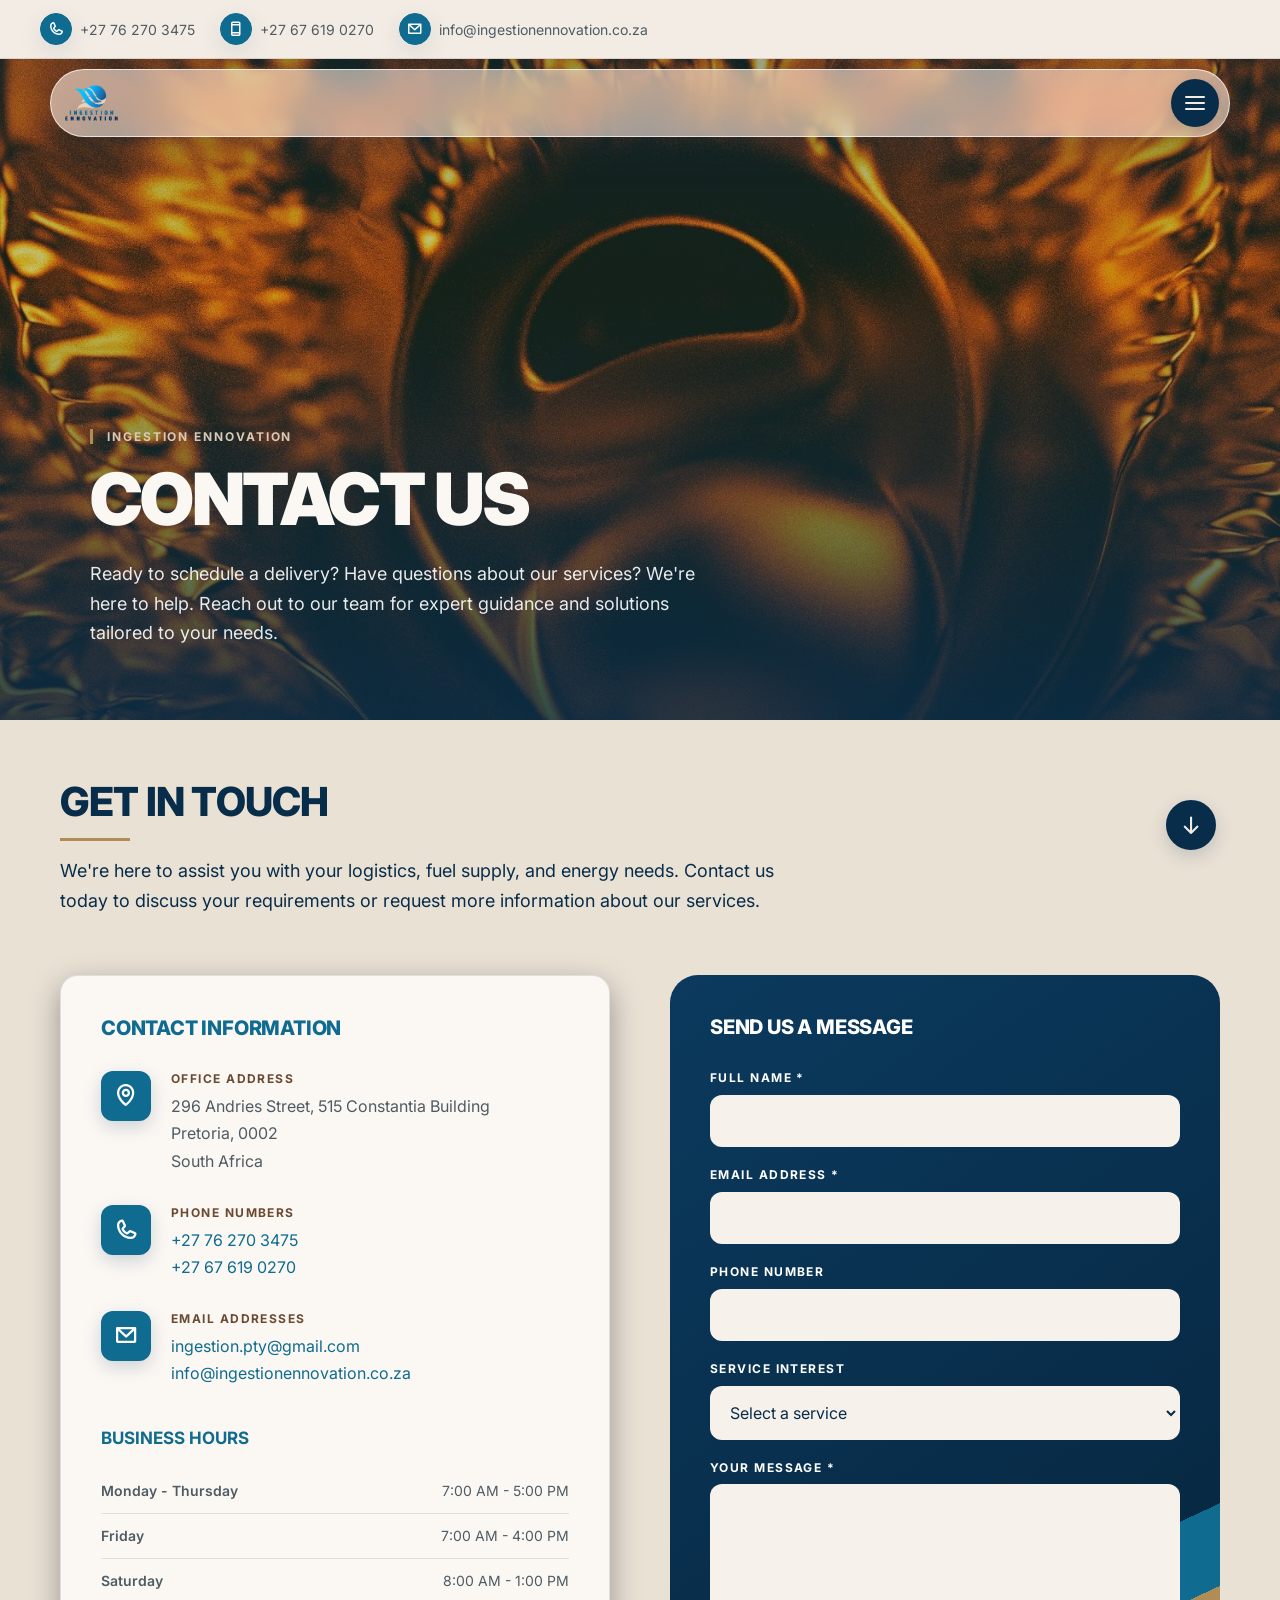
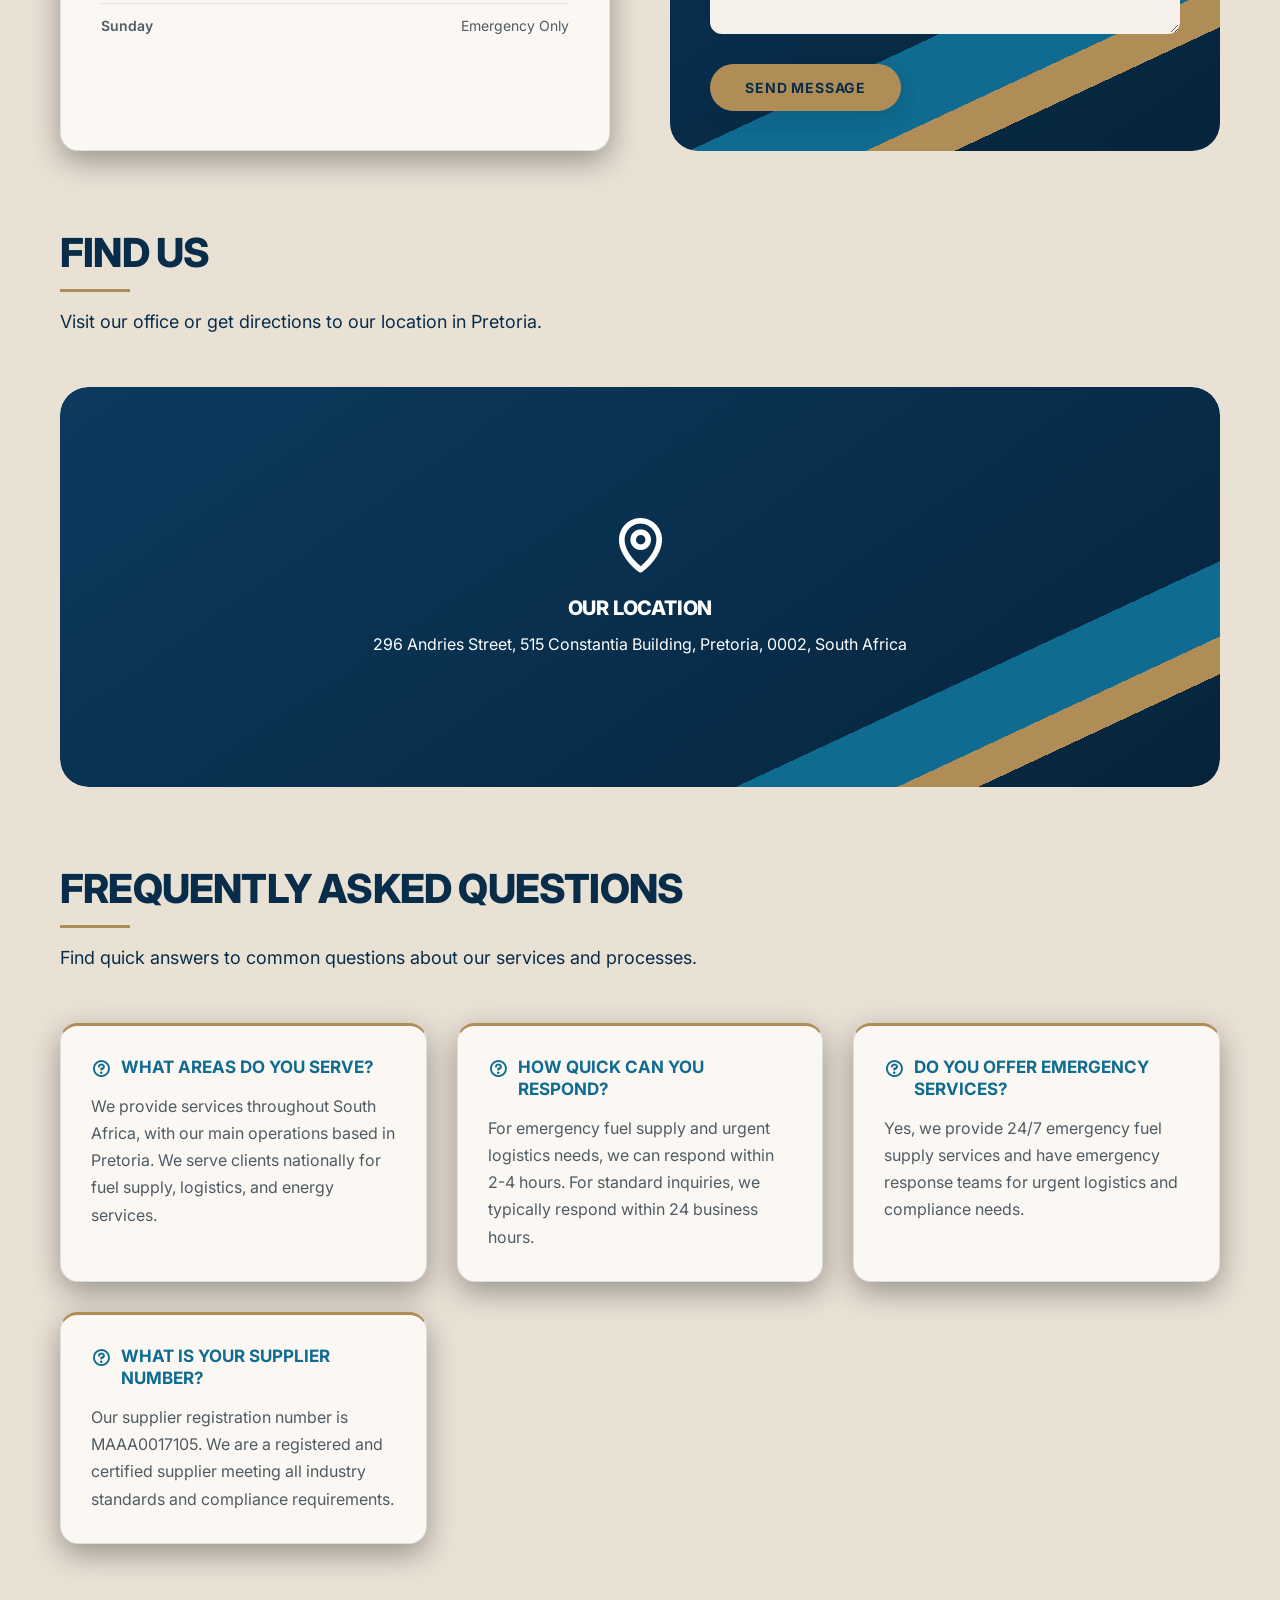
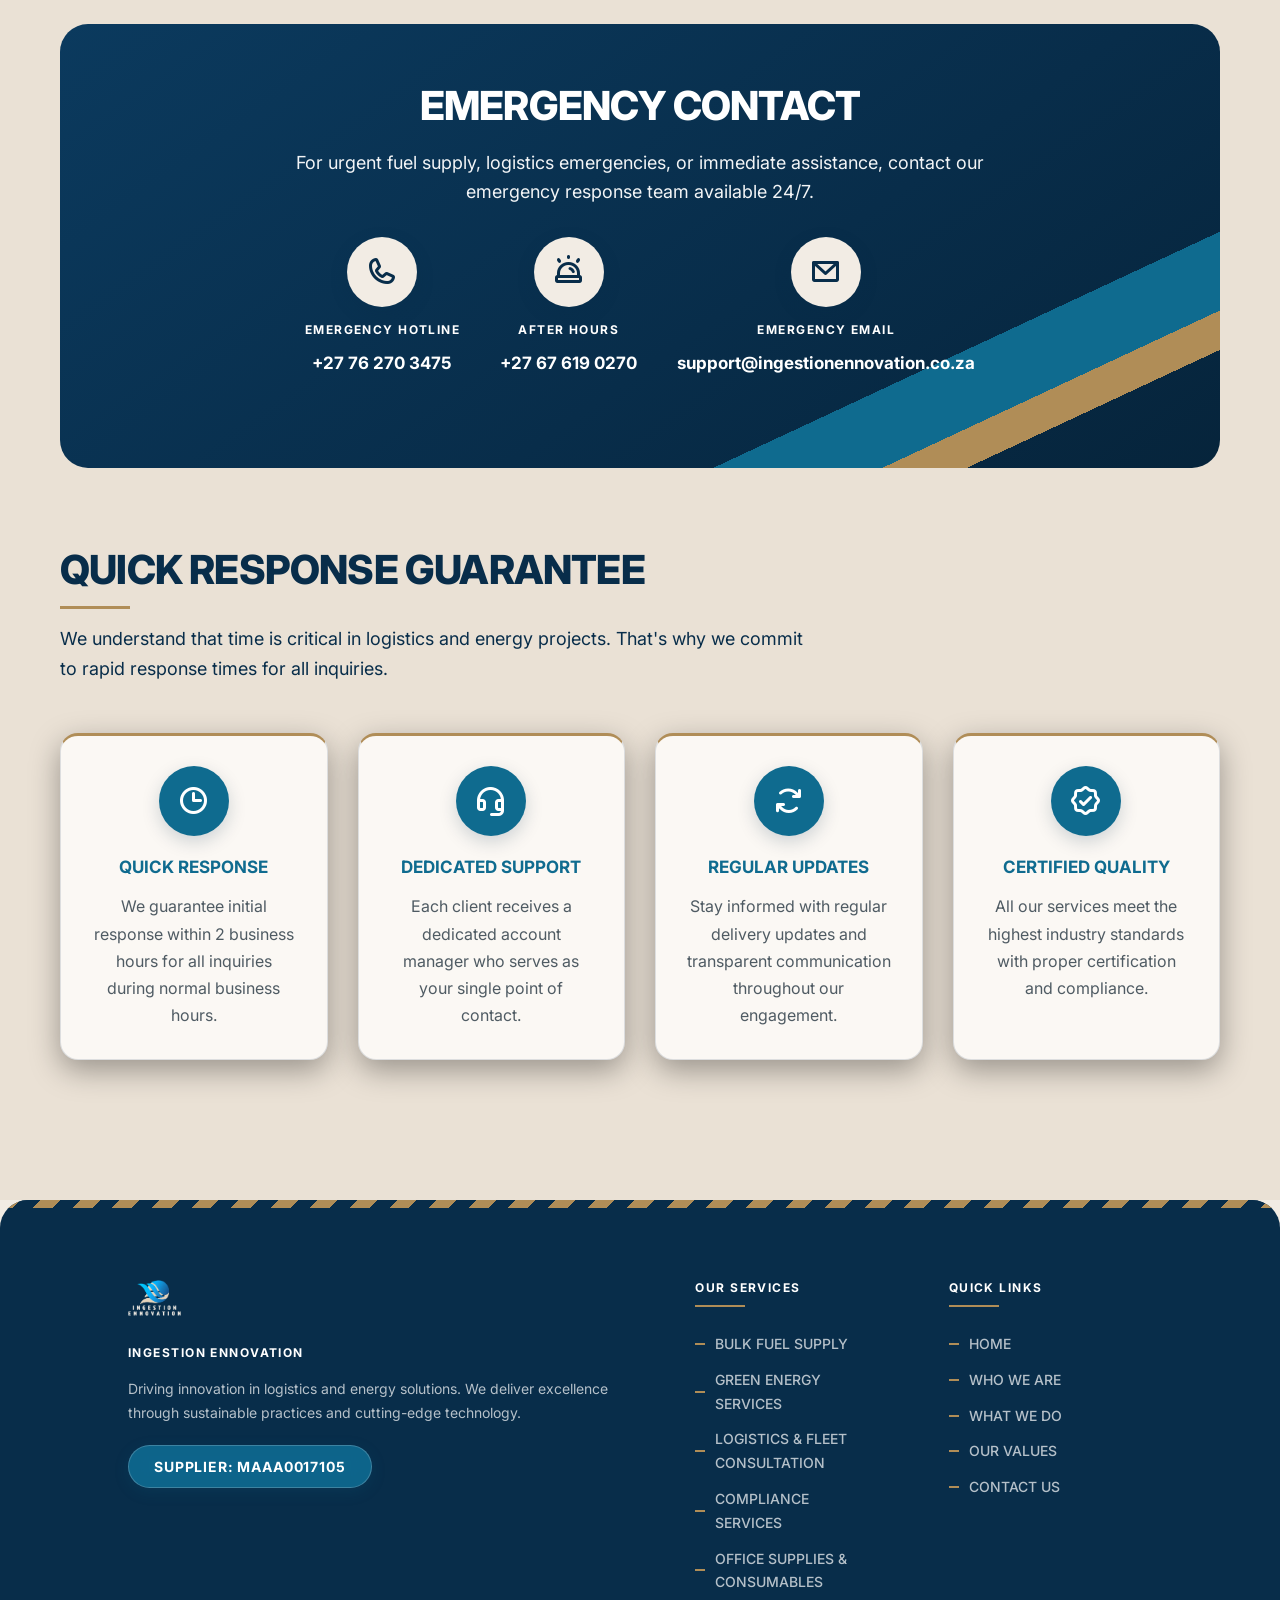
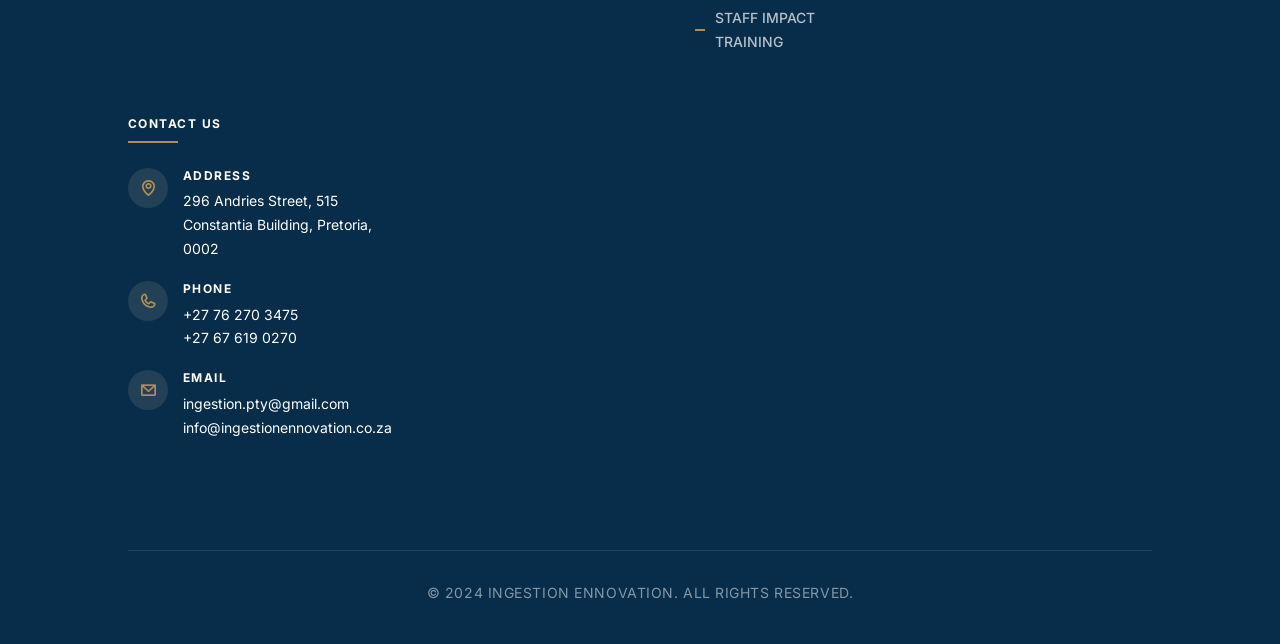
<file: contact-us.html>
<!DOCTYPE html>
<html lang="en">
<head>
<meta charset="UTF-8">
<meta name="viewport" content="width=device-width, initial-scale=0.9, maximum-scale=0.9, user-scalable=no">

<title>Contact Us | Ingestion Ennovation</title>
<meta name="description" content="Get in touch with Ingestion Ennovation for bulk fuel supply, logistics, and green energy solutions. Call, email, or send a message - we respond within 2 business hours.">
<link rel="canonical" href="https://ingestionennovation.co.za/contact-us.html">
<meta property="og:title" content="Contact Us | Ingestion Ennovation">
<meta property="og:description" content="Reach our team for quotes, emergency fuel supply, or logistics inquiries. Based in Pretoria, serving all of South Africa.">
<meta property="og:type" content="website">
<meta property="og:url" content="https://ingestionennovation.co.za/contact-us.html">

<link rel="preload" href="https://cdn.shopify.com/s/files/1/0778/5578/5184/files/IMG_2570.jpg?v=1760818938" as="image">

<link rel="preconnect" href="https://fonts.googleapis.com">
<link rel="preconnect" href="https://fonts.gstatic.com" crossorigin>
<link rel="stylesheet" href="vendor/phosphor/style.css">
<link href="https://fonts.googleapis.com/css2?family=Inter:wght@400;500;600;700;800;900&display=swap" rel="stylesheet">

<link rel="stylesheet" href="styles.css?v=20261026">

<style>
.contact-hero {
    position: relative; width: 100%; height: 100vh; display: flex; align-items: center;
    justify-content: center; background: var(--bg); margin-top: 0; padding-top: 95px; top: 0; overflow: hidden;
}
.contact-hero-image { position: absolute; top: 0; left: 0; width: 100%; height: 100%; background: var(--bg); }
.contact-hero-image img { width: 100%; height: 100%; object-fit: cover; object-position: center 40%; display: block; filter: brightness(0.9); }
.contact-hero-content {
    text-align: center; text-transform: normal !important; font-family: 'Inter', sans-serif !important;
    color: white !important; z-index: 2; position: relative; opacity: 0; transform: translateY(50px);
    animation: bounceIn 1.2s ease-out 0.5s forwards; max-width: 800px; padding: 0 20px;
}
@keyframes bounceIn {
    0% { opacity: 0; transform: translateY(50px); }
    60% { opacity: 1; transform: translateY(-20px); }
    80% { transform: translateY(10px); }
    100% { opacity: 1; transform: translateY(0); }
}
.contact-hero-content h1 { font-size: 4rem; color: var(--cream-bright); text-shadow: var(--glow-text); margin-bottom: 30px; letter-spacing: 3px; font-weight: 900; line-height: 1.1; }
.contact-hero-content p { font-family: 'Inter', sans-serif; font-size: 1.3rem; color: rgba(255,255,255,0.9); margin-bottom: 40px; text-transform: none; line-height: 1.6; text-shadow: 1px 1px 8px rgba(0,0,0,0.6); }
@media (max-width: 767px) {
    .contact-hero-content h1 { font-size: 2.8rem; margin-bottom: 25px; }
    .contact-hero-content p { font-size: 1.1rem; margin-bottom: 30px; }
}
@media (max-width: 480px) {
    .contact-hero-content h1 { font-size: 2.2rem; margin-bottom: 20px; }
    .contact-hero-content p { font-size: 1rem; margin-bottom: 25px; }
}
.contact-hero::before { content: ''; position: absolute; top: 0; left: 0; width: 100%; height: 100%; background: var(--overlay); z-index: 1; }

.contact-content-section { width: 100%; background: var(--bg-alt); padding: 60px 0; position: relative; z-index: 2; }
.contact-container { width: 100%; max-width: 1200px; margin: 0 auto; padding: 0 20px; }

.contact-layout { display: grid; grid-template-columns: 1fr 1fr; gap: 60px; margin: 60px 0; }
.contact-info-section { background: var(--surface); padding: 40px; }
.contact-info-section h3 { font-family: 'Inter', sans-serif; font-size: 1.5rem; color: var(--brand-bright); text-transform: uppercase; margin-bottom: 30px; letter-spacing: 1px; font-weight: 600; }
.contact-details { display: flex; flex-direction: column; gap: 30px; margin-bottom: 40px; }
.contact-detail-item { display: flex; align-items: flex-start; gap: 20px; }
.contact-detail-icon { width: 50px; height: 50px; background: var(--brand); display: flex; align-items: center; justify-content: center; flex-shrink: 0; }
.contact-detail-icon i { color: white; font-size: 24px; }
.contact-detail-text h4 { font-family: 'Inter', sans-serif; font-size: 1rem; color: var(--brand-bright); text-transform: uppercase; margin-bottom: 5px; letter-spacing: 1px; font-weight: 600; }
.contact-detail-text p { font-family: 'Inter', sans-serif; font-size: 1.1rem; color: var(--text-muted); line-height: 1.6; text-transform: none; }
.contact-detail-text a { color: var(--brand-bright); text-decoration: none; transition: color 0.3s ease; }
.contact-detail-text a:hover { color: var(--brand-deep); text-decoration: underline; }

.business-hours { margin-top: 40px; }
.business-hours h4 { font-family: 'Inter', sans-serif; font-size: 1.2rem; color: var(--brand-bright); text-transform: uppercase; margin-bottom: 20px; letter-spacing: 1px; font-weight: 600; }
.hours-list { list-style: none; }
.hours-list li { display: flex; justify-content: space-between; padding: 10px 0; border-bottom: 1px solid var(--line); font-family: 'Inter', sans-serif; font-size: 1rem; color: var(--text-muted); }
.hours-list li:last-child { border-bottom: none; }
.hours-list .day { text-transform: none; font-weight: 600; }
.hours-list .time { text-transform: none; }

.contact-form-section { background: var(--panel); padding: 40px; }
.contact-form-section h3 { font-family: 'Inter', sans-serif; font-size: 1.5rem; color: white; text-transform: uppercase; margin-bottom: 30px; letter-spacing: 1px; font-weight: 600; }
.contact-form { display: flex; flex-direction: column; gap: 20px; }
.form-group { display: flex; flex-direction: column; }
.form-group label { font-family: 'Inter', sans-serif; font-size: 0.9rem; color: white; text-transform: uppercase; margin-bottom: 8px; letter-spacing: 1px; font-weight: 600; }
.form-group input, .form-group select, .form-group textarea { padding: 15px; border: 1px solid transparent; background: var(--surface-2); font-family: 'Inter', sans-serif; font-size: 1rem; color: var(--text); transition: all 0.3s ease; }
.form-group input:focus, .form-group select:focus, .form-group textarea:focus { outline: none; background: var(--surface); border-color: var(--gold); box-shadow: 0 0 0 2px rgba(176, 141, 87, 0.4); }
.form-group textarea { resize: vertical; min-height: 150px; }
.submit-button { background: var(--cream); color: var(--brand-deep); box-shadow: var(--glow); padding: 15px 35px; font-size: 1rem; font-weight: 600; letter-spacing: 1px; text-decoration: none; border: none; cursor: pointer; transition: all 0.3s ease; text-transform: uppercase; font-family: 'Inter', sans-serif; margin-top: 10px; align-self: flex-start; }
.submit-button:hover { background: var(--cream-bright); transform: translateY(-2px); }

.map-section { margin: 80px 0; }
.map-container { width: 100%; height: 400px; background: var(--surface); overflow: hidden; position: relative; }
.map-placeholder { width: 100%; height: 100%; background: var(--panel); display: flex; flex-direction: column; align-items: center; justify-content: center; color: white; }
.map-placeholder i { font-size: 60px; margin-bottom: 20px; }
.map-placeholder h4 { font-family: 'Inter', sans-serif; font-size: 1.5rem; margin-bottom: 10px; text-transform: uppercase; letter-spacing: 1px; }
.map-placeholder p { font-family: 'Inter', sans-serif; font-size: 1.1rem; text-transform: none; max-width: 600px; text-align: center; }

.faq-section { margin: 80px 0; }
.faq-grid { display: grid; grid-template-columns: repeat(auto-fit, minmax(300px, 1fr)); gap: 30px; margin-top: 40px; }
.faq-item { background: var(--surface); padding: 30px; }
.faq-item h4 { font-family: 'Inter', sans-serif; font-size: 1.2rem; color: var(--brand-bright); text-transform: uppercase; margin-bottom: 15px; letter-spacing: 1px; font-weight: 600; display: flex; align-items: flex-start; gap: 10px; }
.faq-item h4 i { color: var(--brand-bright); font-size: 20px; margin-top: 2px; }
.faq-item p { font-family: 'Inter', sans-serif; font-size: 1rem; color: var(--text-muted); line-height: 1.6; text-transform: none; }

.emergency-section { background: var(--panel); padding: 60px 40px; text-align: center; margin: 80px 0; }
.emergency-section h3 { font-family: 'Inter', sans-serif; font-size: 1.8rem; color: white; text-transform: uppercase; margin-bottom: 20px; letter-spacing: 1px; font-weight: 600; }
.emergency-section p { font-family: 'Inter', sans-serif; font-size: 1.1rem; color: rgba(255,255,255,0.95); margin-bottom: 30px; max-width: 700px; margin-left: auto; margin-right: auto; line-height: 1.7; text-transform: none; }
.emergency-contact { display: flex; justify-content: center; gap: 40px; flex-wrap: wrap; }
.emergency-item { display: flex; flex-direction: column; align-items: center; }
.emergency-icon { width: 70px; height: 70px; background: var(--cream); box-shadow: var(--glow); border-radius: 50%; display: flex; align-items: center; justify-content: center; margin-bottom: 15px; }
.emergency-icon i { color: var(--brand-deep); font-size: 32px; }
.emergency-item h4 { font-family: 'Inter', sans-serif; font-size: 1rem; color: white; text-transform: uppercase; margin-bottom: 10px; letter-spacing: 1px; font-weight: 600; }
.emergency-item p { font-family: 'Inter', sans-serif; font-size: 1.2rem; color: white; text-transform: none; font-weight: 600; }

.quick-response { margin: 80px 0; text-align: center; }
.quick-response h3 { font-family: 'Inter', sans-serif; font-size: 1.8rem; color: var(--brand-bright); text-transform: uppercase; margin-bottom: 30px; letter-spacing: 1px; font-weight: 600; }
.response-grid { display: grid; grid-template-columns: repeat(auto-fit, minmax(250px, 1fr)); gap: 30px; margin-top: 40px; }
.response-item { background: var(--surface); padding: 30px; text-align: center; }
.response-icon { width: 70px; height: 70px; margin: 0 auto 20px; background: var(--brand); display: flex; align-items: center; justify-content: center; border-radius: 50%; }
.response-icon i { color: white; font-size: 32px; }
.response-item h4 { font-family: 'Inter', sans-serif; font-size: 1.2rem; color: var(--brand-bright); text-transform: uppercase; margin-bottom: 15px; letter-spacing: 1px; font-weight: 600; }
.response-item p { font-family: 'Inter', sans-serif; font-size: 1rem; color: var(--text-muted); line-height: 1.6; text-transform: none; }

@media (max-width: 768px) {
    .contact-content-section { padding: 40px 0; }
    .contact-layout { grid-template-columns: 1fr; gap: 40px; margin: 40px 0; }
    .contact-info-section, .contact-form-section { padding: 30px; }
    .map-section, .faq-section, .emergency-section, .quick-response { margin: 40px 0; }
    .map-container { height: 300px; }
    .faq-grid, .response-grid { grid-template-columns: 1fr; }
    .emergency-contact { flex-direction: column; gap: 30px; }
    .submit-button { width: 100%; }
}
@media (min-width: 769px) and (max-width: 1024px) {
    .contact-layout { gap: 40px; }
    .faq-grid { grid-template-columns: repeat(2, 1fr); }
}
</style>

<!-- Theme overrides (loaded after page styles) -->
<link rel="stylesheet" href="theme.css?v=20261026">
</head>
<body data-content-section="contact-content-section">

<div class="announcement-bar">
    <div class="announcement-content">
        <div class="contact-info">
            <div class="contact-item"><div class="contact-icon-circle"><i class="ph-bold ph-phone"></i></div><span>+27 76 270 3475</span></div>
            <div class="contact-item"><div class="contact-icon-circle"><i class="ph-bold ph-device-mobile"></i></div><span>+27 67 619 0270</span></div>
            <div class="contact-item"><div class="contact-icon-circle"><i class="ph-bold ph-envelope-simple"></i></div><span>info@ingestionennovation.co.za</span></div>
        </div>
        <div class="social-links">
            <a href="#"><div class="social-icon-circle"><i class="ph-bold ph-facebook-logo"></i></div><span>Facebook</span></a>
            <a href="#"><div class="social-icon-circle"><i class="ph-bold ph-linkedin-logo"></i></div><span>LinkedIn</span></a>
        </div>
    </div>
</div>

<header>
    <a href="index.html" class="logo" id="logo" aria-label="Ingestion Ennovation home">
        <img src="logo-header.png" alt="Ingestion Ennovation logo">
    </a>

    <div class="menu-icon" id="menuIcon" aria-label="Open menu" role="button" tabindex="0">
        <span></span><span></span><span></span>
    </div>
</header>

<nav class="nav-bar" id="navBar">
    <ul class="nav-list">
        <li class="nav-item"><a href="index.html" class="nav-link">HOME</a></li>
        <li class="nav-item"><a href="who-we-are.html" class="nav-link">WHO WE ARE</a></li>
        <li class="nav-item"><a href="what-we-do.html" class="nav-link">WHAT WE DO</a></li>
        <li class="nav-item"><a href="our-values.html" class="nav-link">VALUES</a></li>
        <li class="nav-item"><a href="contact-us.html" class="nav-link current">CONTACT US</a></li>
    </ul>
</nav>

<section class="contact-hero">
    <div class="contact-hero-image">
        <img src="hero-gold.jpg" alt="Close-up of golden metal">
    </div>
    <div class="contact-hero-content">
        <h1>CONTACT US</h1>
        <p>Ready to schedule a delivery? Have questions about our services? We're here to help. Reach out to our team for expert guidance and solutions tailored to your needs.</p>
    </div>
    <div class="scroll-down" id="scrollDownBtn"><i class="ph-bold ph-arrow-down"></i></div>
</section>

<section class="contact-content-section">
    <div class="contact-container">
        <div class="section-header">
            <h2>GET IN TOUCH</h2>
            <p>We're here to assist you with your logistics, fuel supply, and energy needs. Contact us today to discuss your requirements or request more information about our services.</p>
        </div>

        <div class="contact-layout">
            <div class="contact-info-section">
                <h3>CONTACT INFORMATION</h3>
                <div class="contact-details">
                    <div class="contact-detail-item">
                        <div class="contact-detail-icon"><i class="ph-bold ph-map-pin"></i></div>
                        <div class="contact-detail-text">
                            <h4>OFFICE ADDRESS</h4>
                            <p>296 Andries Street, 515 Constantia Building<br>Pretoria, 0002<br>South Africa</p>
                        </div>
                    </div>
                    <div class="contact-detail-item">
                        <div class="contact-detail-icon"><i class="ph-bold ph-phone"></i></div>
                        <div class="contact-detail-text">
                            <h4>PHONE NUMBERS</h4>
                            <p><a href="tel:+27762703475">+27 76 270 3475</a><br><a href="tel:+27676190270">+27 67 619 0270</a></p>
                        </div>
                    </div>
                    <div class="contact-detail-item">
                        <div class="contact-detail-icon"><i class="ph-bold ph-envelope-simple"></i></div>
                        <div class="contact-detail-text">
                            <h4>EMAIL ADDRESSES</h4>
                            <p><a href="mailto:ingestion.pty@gmail.com">ingestion.pty@gmail.com</a><br><a href="mailto:info@ingestionennovation.co.za">info@ingestionennovation.co.za</a></p>
                        </div>
                    </div>
                </div>
                <div class="business-hours">
                    <h4>BUSINESS HOURS</h4>
                    <ul class="hours-list">
                        <li><span class="day">Monday - Thursday</span><span class="time">7:00 AM - 5:00 PM</span></li>
                        <li><span class="day">Friday</span><span class="time">7:00 AM - 4:00 PM</span></li>
                        <li><span class="day">Saturday</span><span class="time">8:00 AM - 1:00 PM</span></li>
                        <li><span class="day">Sunday</span><span class="time">Emergency Only</span></li>
                    </ul>
                </div>
            </div>

            <div class="contact-form-section">
                <h3>SEND US A MESSAGE</h3>
                <form class="contact-form" id="contactForm">
                    <div class="form-group"><label for="name">FULL NAME *</label><input type="text" id="name" name="name" required></div>
                    <div class="form-group"><label for="email">EMAIL ADDRESS *</label><input type="email" id="email" name="email" required></div>
                    <div class="form-group"><label for="phone">PHONE NUMBER</label><input type="tel" id="phone" name="phone"></div>
                    <div class="form-group">
                        <label for="service">SERVICE INTEREST</label>
                        <select id="service" name="service">
                            <option value="">Select a service</option>
                            <option value="fuel">Bulk Fuel Supply</option>
                            <option value="energy">Green Energy Services</option>
                            <option value="logistics">Logistics & Fleet Consultation</option>
                            <option value="compliance">Compliance Services</option>
                            <option value="office">Office Supplies & Consumables</option>
                            <option value="training">Staff Impact Training</option>
                            <option value="general">General Inquiry</option>
                        </select>
                    </div>
                    <div class="form-group"><label for="message">YOUR MESSAGE *</label><textarea id="message" name="message" required></textarea></div>
                    <button type="submit" class="submit-button">SEND MESSAGE</button>
                </form>
            </div>
        </div>

        <div class="map-section">
            <div class="section-header">
                <h2>FIND US</h2>
                <p>Visit our office or get directions to our location in Pretoria.</p>
            </div>
            <div class="map-container">
                <div class="map-placeholder">
                    <i class="ph-bold ph-map-pin"></i>
                    <h4>OUR LOCATION</h4>
                    <p>296 Andries Street, 515 Constantia Building, Pretoria, 0002, South Africa</p>
                </div>
            </div>
        </div>

        <div class="faq-section">
            <div class="section-header">
                <h2>FREQUENTLY ASKED QUESTIONS</h2>
                <p>Find quick answers to common questions about our services and processes.</p>
            </div>
            <div class="faq-grid">
                <div class="faq-item">
                    <h4><i class="ph-bold ph-question"></i> WHAT AREAS DO YOU SERVE?</h4>
                    <p>We provide services throughout South Africa, with our main operations based in Pretoria. We serve clients nationally for fuel supply, logistics, and energy services.</p>
                </div>
                <div class="faq-item">
                    <h4><i class="ph-bold ph-question"></i> HOW QUICK CAN YOU RESPOND?</h4>
                    <p>For emergency fuel supply and urgent logistics needs, we can respond within 2-4 hours. For standard inquiries, we typically respond within 24 business hours.</p>
                </div>
                <div class="faq-item">
                    <h4><i class="ph-bold ph-question"></i> DO YOU OFFER EMERGENCY SERVICES?</h4>
                    <p>Yes, we provide 24/7 emergency fuel supply services and have emergency response teams for urgent logistics and compliance needs.</p>
                </div>
                <div class="faq-item">
                    <h4><i class="ph-bold ph-question"></i> WHAT IS YOUR SUPPLIER NUMBER?</h4>
                    <p>Our supplier registration number is MAAA0017105. We are a registered and certified supplier meeting all industry standards and compliance requirements.</p>
                </div>
            </div>
        </div>

        <div class="emergency-section">
            <h3>EMERGENCY CONTACT</h3>
            <p>For urgent fuel supply, logistics emergencies, or immediate assistance, contact our emergency response team available 24/7.</p>
            <div class="emergency-contact">
                <div class="emergency-item"><div class="emergency-icon"><i class="ph-bold ph-phone"></i></div><h4>EMERGENCY HOTLINE</h4><p>+27 76 270 3475</p></div>
                <div class="emergency-item"><div class="emergency-icon"><i class="ph-bold ph-siren"></i></div><h4>AFTER HOURS</h4><p>+27 67 619 0270</p></div>
                <div class="emergency-item"><div class="emergency-icon"><i class="ph-bold ph-envelope-simple"></i></div><h4>EMERGENCY EMAIL</h4><p>support@ingestionennovation.co.za</p></div>
            </div>
        </div>

        <div class="quick-response">
            <div class="section-header">
                <h2>QUICK RESPONSE GUARANTEE</h2>
                <p>We understand that time is critical in logistics and energy projects. That's why we commit to rapid response times for all inquiries.</p>
            </div>
            <div class="response-grid">
                <div class="response-item"><div class="response-icon"><i class="ph-bold ph-clock"></i></div><h4>QUICK RESPONSE</h4><p>We guarantee initial response within 2 business hours for all inquiries during normal business hours.</p></div>
                <div class="response-item"><div class="response-icon"><i class="ph-bold ph-headset"></i></div><h4>DEDICATED SUPPORT</h4><p>Each client receives a dedicated account manager who serves as your single point of contact.</p></div>
                <div class="response-item"><div class="response-icon"><i class="ph-bold ph-arrows-clockwise"></i></div><h4>REGULAR UPDATES</h4><p>Stay informed with regular delivery updates and transparent communication throughout our engagement.</p></div>
                <div class="response-item"><div class="response-icon"><i class="ph-bold ph-seal-check"></i></div><h4>CERTIFIED QUALITY</h4><p>All our services meet the highest industry standards with proper certification and compliance.</p></div>
            </div>
        </div>
    </div>
</section>

<footer class="footer">
    <div class="footer-container">
        <div class="footer-logo-section">
            <div class="footer-logo">
                <img src="logo-footer.png" alt="Ingestion Ennovation logo">
            </div>
            <div class="footer-company-info">
                <h3>INGESTION ENNOVATION</h3>
                <p>Driving innovation in logistics and energy solutions. We deliver excellence through sustainable practices and cutting-edge technology.</p>
                <a href="#" class="supplier-button">SUPPLIER: MAAA0017105</a>
            </div>
        </div>
        <div class="footer-services">
            <h3>OUR SERVICES</h3>
            <ul>
                <li><a href="what-we-do.html">Bulk Fuel Supply</a></li>
                <li><a href="what-we-do.html">Green Energy Services</a></li>
                <li><a href="what-we-do.html">Logistics & Fleet Consultation</a></li>
                <li><a href="what-we-do.html">Compliance Services</a></li>
                <li><a href="what-we-do.html">Office Supplies & Consumables</a></li>
                <li><a href="what-we-do.html">Staff Impact Training</a></li>
            </ul>
        </div>
        <div class="footer-links">
            <h3>QUICK LINKS</h3>
            <ul>
                <li><a href="index.html">Home</a></li>
                <li><a href="who-we-are.html">Who We Are</a></li>
                <li><a href="what-we-do.html">What We Do</a></li>
                <li><a href="our-values.html">Our Values</a></li>
                <li><a href="contact-us.html">Contact Us</a></li>
            </ul>
        </div>
        <div class="footer-contact">
            <h3>CONTACT US</h3>
            <div class="footer-contact-info">
                <div class="contact-item-footer"><div class="contact-icon-footer"><i class="ph-bold ph-map-pin"></i></div><div class="contact-text-footer"><h4>ADDRESS</h4><p>296 Andries Street, 515 Constantia Building, Pretoria, 0002</p></div></div>
                <div class="contact-item-footer"><div class="contact-icon-footer"><i class="ph-bold ph-phone"></i></div><div class="contact-text-footer"><h4>PHONE</h4><p>+27 76 270 3475<br>+27 67 619 0270</p></div></div>
                <div class="contact-item-footer"><div class="contact-icon-footer"><i class="ph-bold ph-envelope-simple"></i></div><div class="contact-text-footer"><h4>EMAIL</h4><p>ingestion.pty@gmail.com<br>info@ingestionennovation.co.za</p></div></div>
            </div>
        </div>
        <div class="footer-bottom"><p>&copy; 2024 INGESTION ENNOVATION. ALL RIGHTS RESERVED.</p></div>
    </div>
</footer>

<script src="script.js?v=20261026"></script>
</body>
</html>
</file>
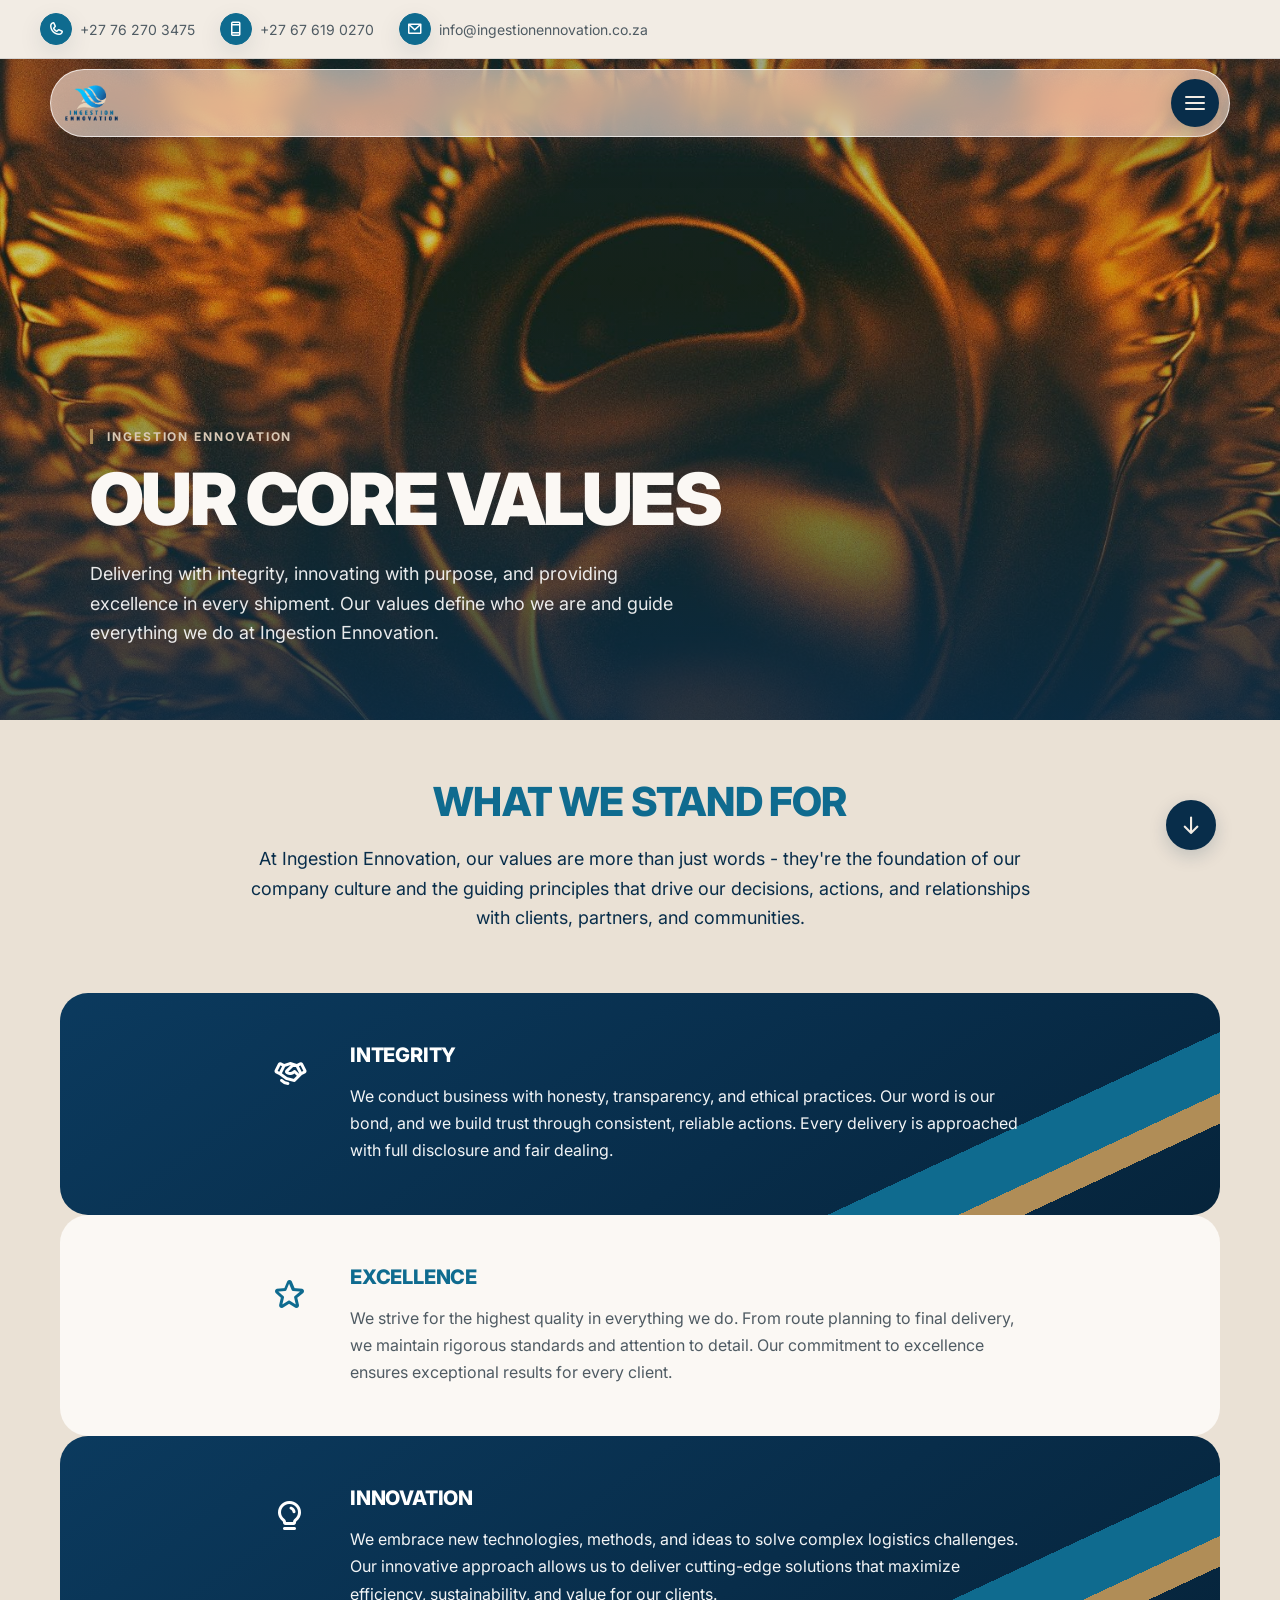
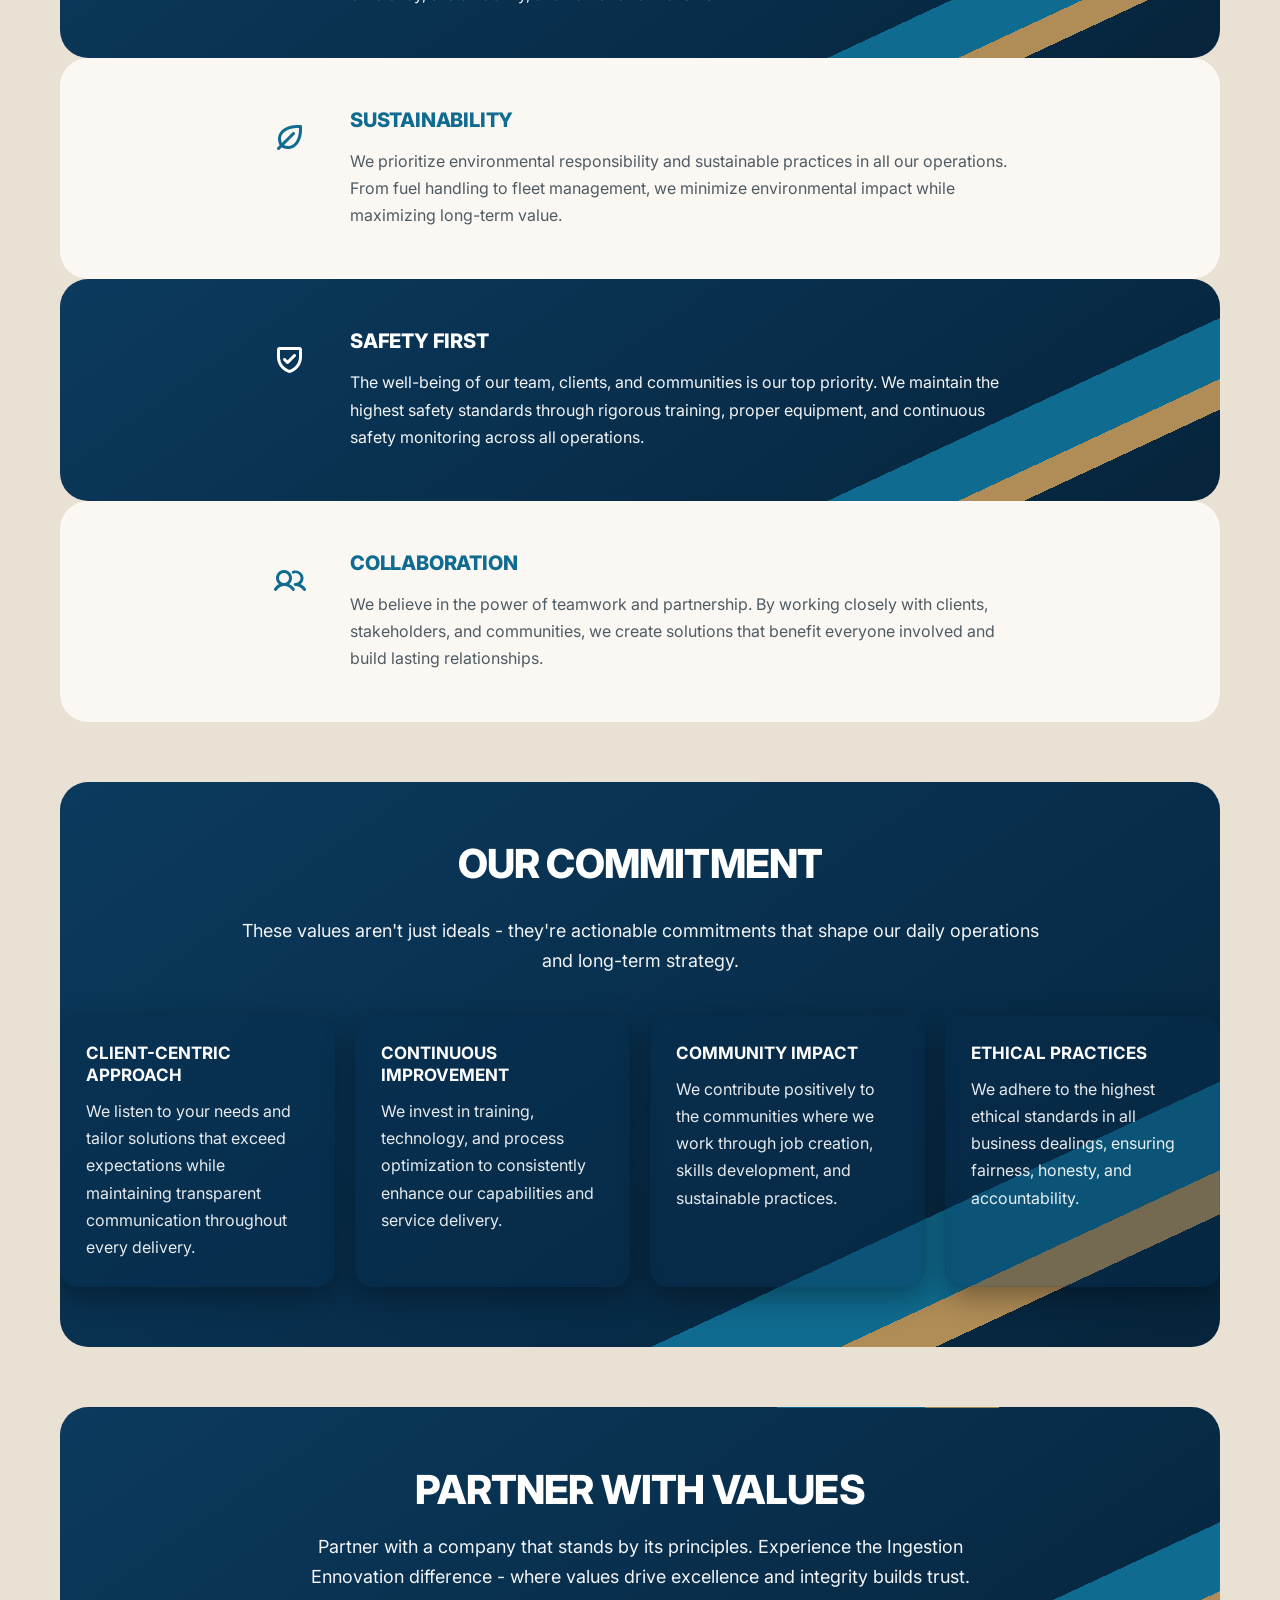
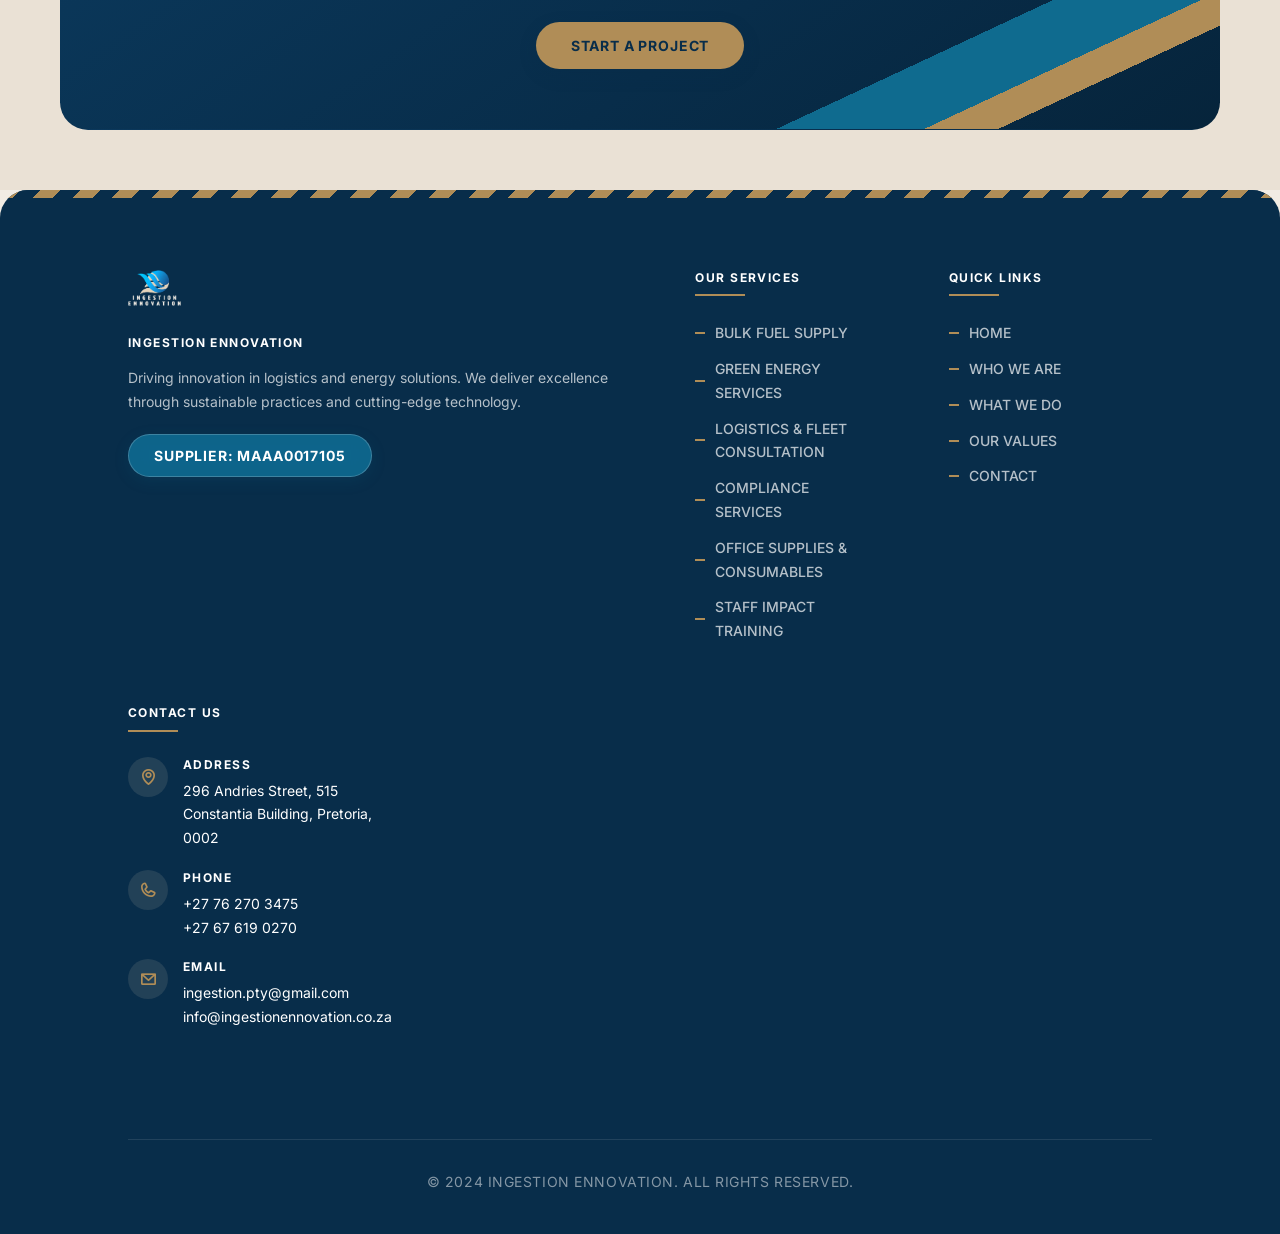
<file: our-values.html>
<!DOCTYPE html>
<html lang="en">
<head>
<meta charset="UTF-8">
<meta name="viewport" content="width=device-width, initial-scale=0.9, maximum-scale=0.9, user-scalable=no">

<title>Our Values | Ingestion Ennovation</title>
<meta name="description" content="Integrity, excellence, innovation, sustainability, safety, and collaboration - the core values guiding Ingestion Ennovation's logistics and energy solutions.">
<link rel="canonical" href="https://ingestionennovation.co.za/our-values.html">
<meta property="og:title" content="Our Values | Ingestion Ennovation">
<meta property="og:description" content="The core principles guiding our logistics and energy solutions: integrity, excellence, innovation, and sustainability.">
<meta property="og:type" content="website">
<meta property="og:url" content="https://ingestionennovation.co.za/our-values.html">

<link rel="preload" href="https://cdn.shopify.com/s/files/1/0778/5578/5184/files/IMG_2570.jpg?v=1760818938" as="image">

<link rel="preconnect" href="https://fonts.googleapis.com">
<link rel="preconnect" href="https://fonts.gstatic.com" crossorigin>
<link rel="stylesheet" href="vendor/phosphor/style.css">
<link href="https://fonts.googleapis.com/css2?family=Inter:wght@400;500;600;700;800;900&display=swap" rel="stylesheet">

<link rel="stylesheet" href="styles.css?v=20261026">

<style>
.values-hero {
    position: relative; width: 100%; height: 100vh; display: flex; align-items: center;
    justify-content: center; background: var(--bg); margin-top: 0; padding-top: 95px; top: 0; overflow: hidden;
}
.values-hero-image { position: absolute; top: 0; left: 0; width: 100%; height: 100%; background: var(--bg); }
.values-hero-image img { width: 100%; height: 100%; object-fit: cover; object-position: center 40%; display: block; filter: brightness(0.9); }
.values-hero-content {
    text-align: center; text-transform: normal !important; font-family: 'Inter', sans-serif !important;
    color: white !important; z-index: 2; position: relative; opacity: 0; transform: translateY(50px);
    animation: bounceIn 1.2s ease-out 0.5s forwards; max-width: 800px; padding: 0 20px;
}
@keyframes bounceIn {
    0% { opacity: 0; transform: translateY(50px); }
    60% { opacity: 1; transform: translateY(-20px); }
    80% { transform: translateY(10px); }
    100% { opacity: 1; transform: translateY(0); }
}
.values-hero-content h1 { font-size: 4rem; color: var(--cream-bright); text-shadow: var(--glow-text); margin-bottom: 30px; letter-spacing: 3px; font-weight: 900; line-height: 1.1; }
.values-hero-content p { font-family: 'Inter', sans-serif; font-size: 1.3rem; color: rgba(255,255,255,0.9); margin-bottom: 40px; text-transform: none; line-height: 1.6; text-shadow: 1px 1px 8px rgba(0,0,0,0.6); }
@media (max-width: 767px) {
    .values-hero-content h1 { font-size: 2.8rem; margin-bottom: 25px; }
    .values-hero-content p { font-size: 1.1rem; margin-bottom: 30px; }
}
@media (max-width: 480px) {
    .values-hero-content h1 { font-size: 2.2rem; margin-bottom: 20px; }
    .values-hero-content p { font-size: 1rem; margin-bottom: 25px; }
}
.values-hero::before { content: ''; position: absolute; top: 0; left: 0; width: 100%; height: 100%; background: var(--overlay); z-index: 1; }

.values-content-section { width: 100%; background: var(--bg-alt); padding: 60px 0; position: relative; z-index: 2; }
.values-container { width: 100%; max-width: 1200px; margin: 0 auto; padding: 0 20px; }
.values-intro { text-align: center; margin-bottom: 60px; }
.values-intro h2 { font-family: 'Inter', sans-serif; font-size: 2rem; color: var(--brand-bright); text-transform: uppercase; margin-bottom: 20px; letter-spacing: 1px; font-weight: 600; }
.values-intro p { font-family: 'Inter', sans-serif; font-size: 1.1rem; color: var(--text); line-height: 1.7; max-width: 800px; margin: 0 auto; text-transform: none; }

.values-list { display: flex; flex-direction: column; gap: 0; margin-bottom: 60px; }
.value-item-blue { width: 100%; background: var(--panel); padding: 50px 0; }
.value-item-white { width: 100%; background: var(--surface); padding: 50px 0; }
.value-item-content { width: 100%; max-width: 800px; margin: 0 auto; padding: 0 20px; display: flex; align-items: flex-start; gap: 30px; }
.value-icon-minimal { flex-shrink: 0; width: 60px; height: 60px; display: flex; align-items: center; justify-content: center; }
.value-item-blue .value-icon-minimal i { color: white; font-size: 32px; }
.value-item-white .value-icon-minimal i { color: var(--brand-bright); font-size: 32px; }
.value-text { flex: 1; }
.value-item-blue .value-text h3 { font-family: 'Inter', sans-serif; font-size: 1.3rem; color: white; text-transform: uppercase; margin-bottom: 15px; letter-spacing: 1px; font-weight: 600; }
.value-item-white .value-text h3 { font-family: 'Inter', sans-serif; font-size: 1.3rem; color: var(--brand-bright); text-transform: uppercase; margin-bottom: 15px; letter-spacing: 1px; font-weight: 600; }
.value-text p { font-family: 'Inter', sans-serif; font-size: 1.1rem; line-height: 1.7; text-transform: none; }
.value-item-blue .value-text p { color: rgba(255,255,255,0.95); }
.value-item-white .value-text p { color: var(--text-muted); }

@media (max-width: 768px) {
    .value-item-content { flex-direction: column; text-align: center; gap: 20px; }
    .value-icon-minimal { margin: 0 auto; }
    .value-item-blue, .value-item-white { padding: 40px 0; }
    .values-intro h2 { font-size: 1.8rem; }
    .value-item-blue .value-text h3, .value-item-white .value-text h3 { font-size: 1.2rem; }
    .value-text p { font-size: 1rem; }
}

.commitment-section-minimal { width: 100%; background: var(--panel); padding: 60px 0; text-align: center; margin-bottom: 60px; }
.commitment-section-minimal h2 { font-family: 'Inter', sans-serif; font-size: 2rem; color: white; text-transform: uppercase; margin-bottom: 30px; letter-spacing: 1px; font-weight: 600; }
.commitment-section-minimal > p { font-family: 'Inter', sans-serif; font-size: 1.2rem; color: rgba(255,255,255,0.95); margin-bottom: 40px; max-width: 800px; margin-left: auto; margin-right: auto; line-height: 1.7; text-transform: none; font-weight: normal; }
.commitment-grid-minimal { display: grid; grid-template-columns: repeat(auto-fit, minmax(250px, 1fr)); gap: 20px; margin-top: 40px; }
.commitment-item-minimal { background: rgba(8, 45, 74,0.35); padding: 25px; text-align: left; }
.commitment-item-minimal h4 { font-family: 'Inter', sans-serif; font-size: 1.1rem; color: white; margin-bottom: 12px; text-transform: uppercase; letter-spacing: 1px; font-weight: 600; }
.commitment-item-minimal p { font-family: 'Inter', sans-serif; font-size: 0.95rem; color: rgba(255,255,255,0.9); line-height: 1.6; text-transform: none; }

@media (max-width: 768px) {
    .values-content-section { padding: 40px 0; }
    .values-intro { margin-bottom: 40px; }
    .commitment-section-minimal h2 { font-size: 1.8rem; }
    .commitment-section-minimal > p { font-size: 1.1rem; }
    .commitment-grid-minimal { grid-template-columns: 1fr; }
}
</style>

<!-- Theme overrides (loaded after page styles) -->
<link rel="stylesheet" href="theme.css?v=20261026">
</head>
<body data-content-section="values-content-section">

<div class="announcement-bar">
    <div class="announcement-content">
        <div class="contact-info">
            <div class="contact-item"><div class="contact-icon-circle"><i class="ph-bold ph-phone"></i></div><span>+27 76 270 3475</span></div>
            <div class="contact-item"><div class="contact-icon-circle"><i class="ph-bold ph-device-mobile"></i></div><span>+27 67 619 0270</span></div>
            <div class="contact-item"><div class="contact-icon-circle"><i class="ph-bold ph-envelope-simple"></i></div><span>info@ingestionennovation.co.za</span></div>
        </div>
        <div class="social-links">
            <a href="#"><div class="social-icon-circle"><i class="ph-bold ph-facebook-logo"></i></div><span>Facebook</span></a>
            <a href="#"><div class="social-icon-circle"><i class="ph-bold ph-linkedin-logo"></i></div><span>LinkedIn</span></a>
        </div>
    </div>
</div>

<header>
    <a href="index.html" class="logo" id="logo" aria-label="Ingestion Ennovation home">
        <img src="logo-header.png" alt="Ingestion Ennovation logo">
    </a>

    <div class="menu-icon" id="menuIcon" aria-label="Open menu" role="button" tabindex="0">
        <span></span><span></span><span></span>
    </div>
</header>

<nav class="nav-bar" id="navBar">
    <ul class="nav-list">
        <li class="nav-item"><a href="index.html" class="nav-link">HOME</a></li>
        <li class="nav-item"><a href="who-we-are.html" class="nav-link">WHO WE ARE</a></li>
        <li class="nav-item"><a href="what-we-do.html" class="nav-link">WHAT WE DO</a></li>
        <li class="nav-item"><a href="our-values.html" class="nav-link current">VALUES</a></li>
        <li class="nav-item"><a href="contact-us.html" class="nav-link">CONTACT US</a></li>
    </ul>
</nav>

<section class="values-hero">
    <div class="values-hero-image">
        <img src="hero-gold.jpg" alt="Close-up of golden metal">
    </div>
    <div class="values-hero-content">
        <h1>OUR CORE VALUES</h1>
        <p>Delivering with integrity, innovating with purpose, and providing excellence in every shipment. Our values define who we are and guide everything we do at Ingestion Ennovation.</p>
    </div>
    <div class="scroll-down" id="scrollDownBtn"><i class="ph-bold ph-arrow-down"></i></div>
</section>

<section class="values-content-section">
    <div class="values-container">
        <div class="values-intro">
            <h2>WHAT WE STAND FOR</h2>
            <p>At Ingestion Ennovation, our values are more than just words - they're the foundation of our company culture and the guiding principles that drive our decisions, actions, and relationships with clients, partners, and communities.</p>
        </div>

        <div class="values-list">
            <div class="value-item-blue">
                <div class="value-item-content">
                    <div class="value-icon-minimal"><i class="ph-bold ph-handshake"></i></div>
                    <div class="value-text">
                        <h3>INTEGRITY</h3>
                        <p>We conduct business with honesty, transparency, and ethical practices. Our word is our bond, and we build trust through consistent, reliable actions. Every delivery is approached with full disclosure and fair dealing.</p>
                    </div>
                </div>
            </div>
            <div class="value-item-white">
                <div class="value-item-content">
                    <div class="value-icon-minimal"><i class="ph-bold ph-star"></i></div>
                    <div class="value-text">
                        <h3>EXCELLENCE</h3>
                        <p>We strive for the highest quality in everything we do. From route planning to final delivery, we maintain rigorous standards and attention to detail. Our commitment to excellence ensures exceptional results for every client.</p>
                    </div>
                </div>
            </div>
            <div class="value-item-blue">
                <div class="value-item-content">
                    <div class="value-icon-minimal"><i class="ph-bold ph-lightbulb"></i></div>
                    <div class="value-text">
                        <h3>INNOVATION</h3>
                        <p>We embrace new technologies, methods, and ideas to solve complex logistics challenges. Our innovative approach allows us to deliver cutting-edge solutions that maximize efficiency, sustainability, and value for our clients.</p>
                    </div>
                </div>
            </div>
            <div class="value-item-white">
                <div class="value-item-content">
                    <div class="value-icon-minimal"><i class="ph-bold ph-leaf"></i></div>
                    <div class="value-text">
                        <h3>SUSTAINABILITY</h3>
                        <p>We prioritize environmental responsibility and sustainable practices in all our operations. From fuel handling to fleet management, we minimize environmental impact while maximizing long-term value.</p>
                    </div>
                </div>
            </div>
            <div class="value-item-blue">
                <div class="value-item-content">
                    <div class="value-icon-minimal"><i class="ph-bold ph-shield-check"></i></div>
                    <div class="value-text">
                        <h3>SAFETY FIRST</h3>
                        <p>The well-being of our team, clients, and communities is our top priority. We maintain the highest safety standards through rigorous training, proper equipment, and continuous safety monitoring across all operations.</p>
                    </div>
                </div>
            </div>
            <div class="value-item-white">
                <div class="value-item-content">
                    <div class="value-icon-minimal"><i class="ph-bold ph-users"></i></div>
                    <div class="value-text">
                        <h3>COLLABORATION</h3>
                        <p>We believe in the power of teamwork and partnership. By working closely with clients, stakeholders, and communities, we create solutions that benefit everyone involved and build lasting relationships.</p>
                    </div>
                </div>
            </div>
        </div>

        <div class="commitment-section-minimal">
            <h2>OUR COMMITMENT</h2>
            <p>These values aren't just ideals - they're actionable commitments that shape our daily operations and long-term strategy.</p>
            <div class="commitment-grid-minimal">
                <div class="commitment-item-minimal">
                    <h4>CLIENT-CENTRIC APPROACH</h4>
                    <p>We listen to your needs and tailor solutions that exceed expectations while maintaining transparent communication throughout every delivery.</p>
                </div>
                <div class="commitment-item-minimal">
                    <h4>CONTINUOUS IMPROVEMENT</h4>
                    <p>We invest in training, technology, and process optimization to consistently enhance our capabilities and service delivery.</p>
                </div>
                <div class="commitment-item-minimal">
                    <h4>COMMUNITY IMPACT</h4>
                    <p>We contribute positively to the communities where we work through job creation, skills development, and sustainable practices.</p>
                </div>
                <div class="commitment-item-minimal">
                    <h4>ETHICAL PRACTICES</h4>
                    <p>We adhere to the highest ethical standards in all business dealings, ensuring fairness, honesty, and accountability.</p>
                </div>
            </div>
        </div>

        <div class="cta-section-minimal">
            <h2>PARTNER WITH VALUES</h2>
            <p>Partner with a company that stands by its principles. Experience the Ingestion Ennovation difference - where values drive excellence and integrity builds trust.</p>
            <a href="mailto:info@ingestionennovation.co.za?subject=Values Partnership Inquiry" class="cta-button-minimal">START A PROJECT</a>
        </div>
    </div>
</section>

<footer class="footer">
    <div class="footer-container">
        <div class="footer-logo-section">
            <div class="footer-logo">
                <img src="logo-footer.png" alt="Ingestion Ennovation logo">
            </div>
            <div class="footer-company-info">
                <h3>INGESTION ENNOVATION</h3>
                <p>Driving innovation in logistics and energy solutions. We deliver excellence through sustainable practices and cutting-edge technology.</p>
                <a href="#" class="supplier-button">SUPPLIER: MAAA0017105</a>
            </div>
        </div>
        <div class="footer-services">
            <h3>OUR SERVICES</h3>
            <ul>
                <li><a href="what-we-do.html">Bulk Fuel Supply</a></li>
                <li><a href="what-we-do.html">Green Energy Services</a></li>
                <li><a href="what-we-do.html">Logistics & Fleet Consultation</a></li>
                <li><a href="what-we-do.html">Compliance Services</a></li>
                <li><a href="what-we-do.html">Office Supplies & Consumables</a></li>
                <li><a href="what-we-do.html">Staff Impact Training</a></li>
            </ul>
        </div>
        <div class="footer-links">
            <h3>QUICK LINKS</h3>
            <ul>
                <li><a href="index.html">Home</a></li>
                <li><a href="who-we-are.html">Who We Are</a></li>
                <li><a href="what-we-do.html">What We Do</a></li>
                <li><a href="our-values.html">Our Values</a></li>
                <li><a href="contact-us.html">Contact</a></li>
            </ul>
        </div>
        <div class="footer-contact">
            <h3>CONTACT US</h3>
            <div class="footer-contact-info">
                <div class="contact-item-footer"><div class="contact-icon-footer"><i class="ph-bold ph-map-pin"></i></div><div class="contact-text-footer"><h4>ADDRESS</h4><p>296 Andries Street, 515 Constantia Building, Pretoria, 0002</p></div></div>
                <div class="contact-item-footer"><div class="contact-icon-footer"><i class="ph-bold ph-phone"></i></div><div class="contact-text-footer"><h4>PHONE</h4><p>+27 76 270 3475<br>+27 67 619 0270</p></div></div>
                <div class="contact-item-footer"><div class="contact-icon-footer"><i class="ph-bold ph-envelope-simple"></i></div><div class="contact-text-footer"><h4>EMAIL</h4><p>ingestion.pty@gmail.com<br>info@ingestionennovation.co.za</p></div></div>
            </div>
        </div>
        <div class="footer-bottom"><p>&copy; 2024 INGESTION ENNOVATION. ALL RIGHTS RESERVED.</p></div>
    </div>
</footer>

<script src="script.js?v=20261026"></script>
</body>
</html>
</file>
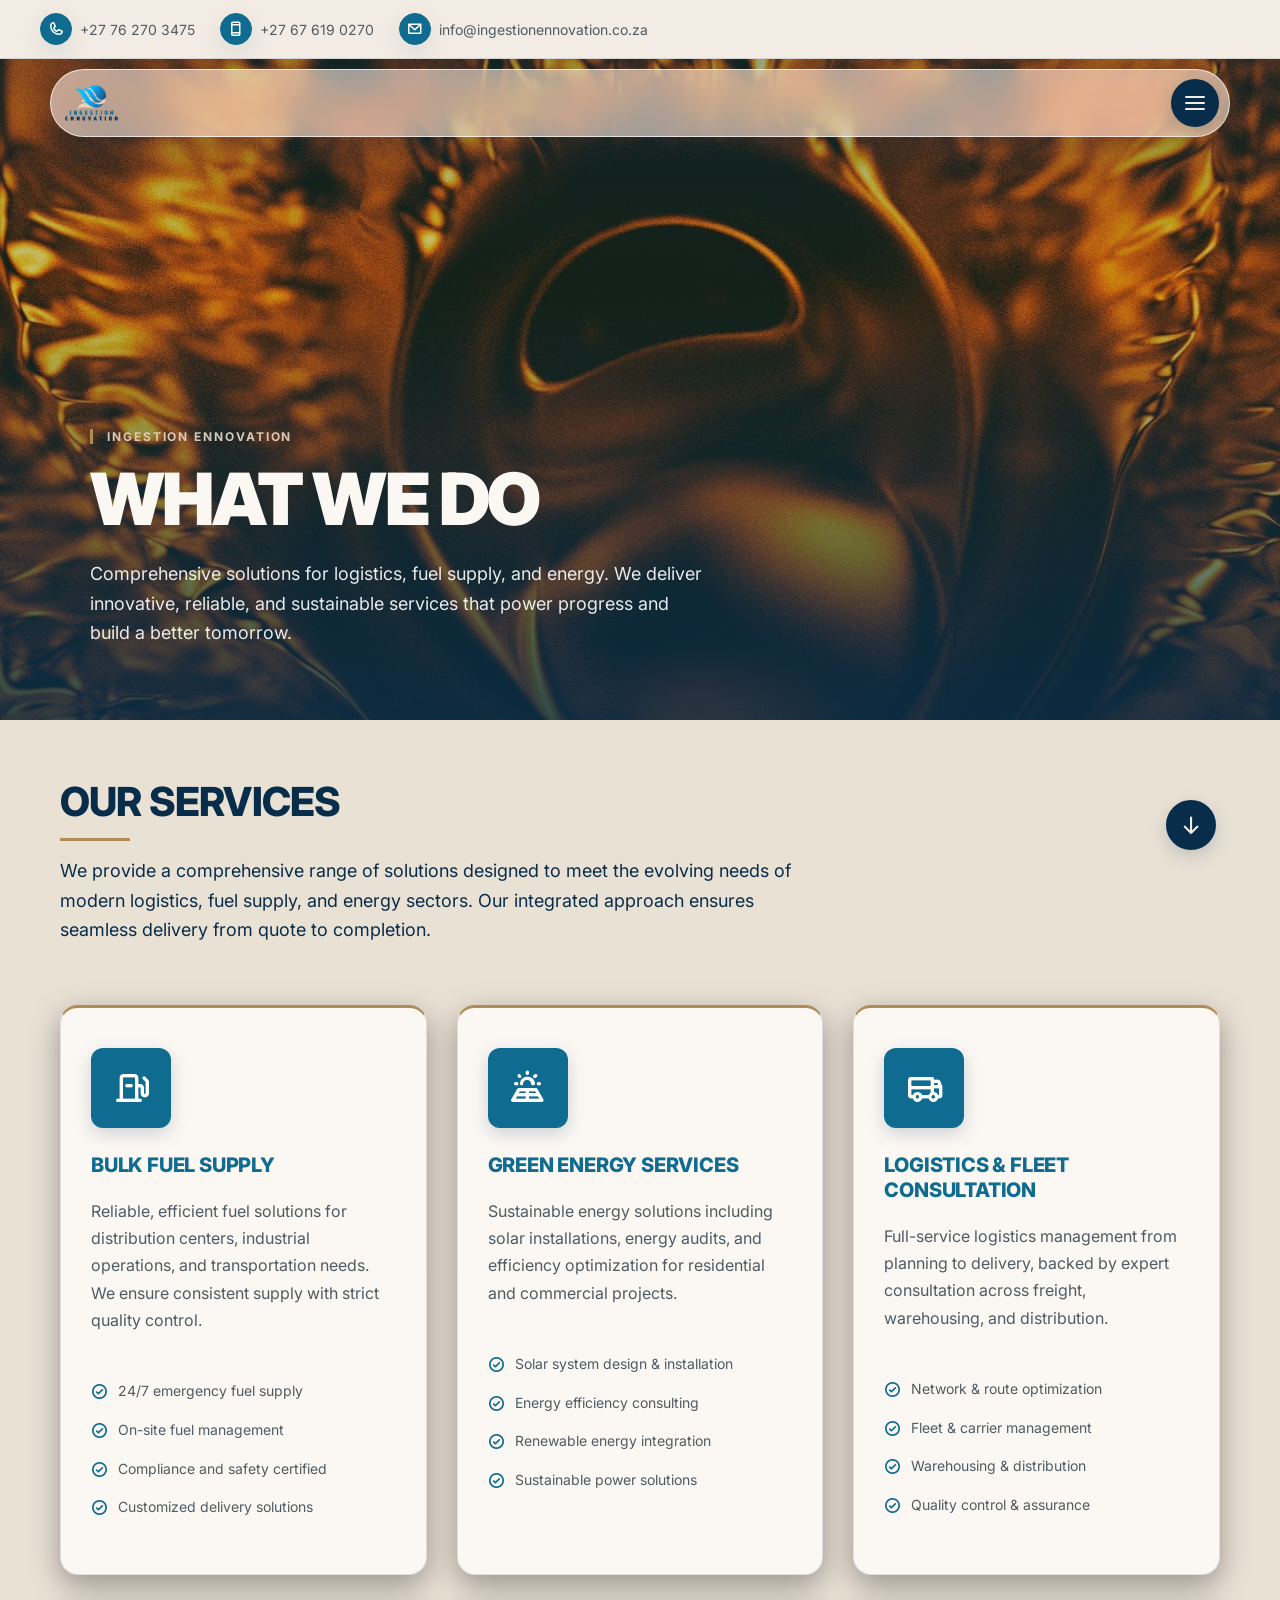
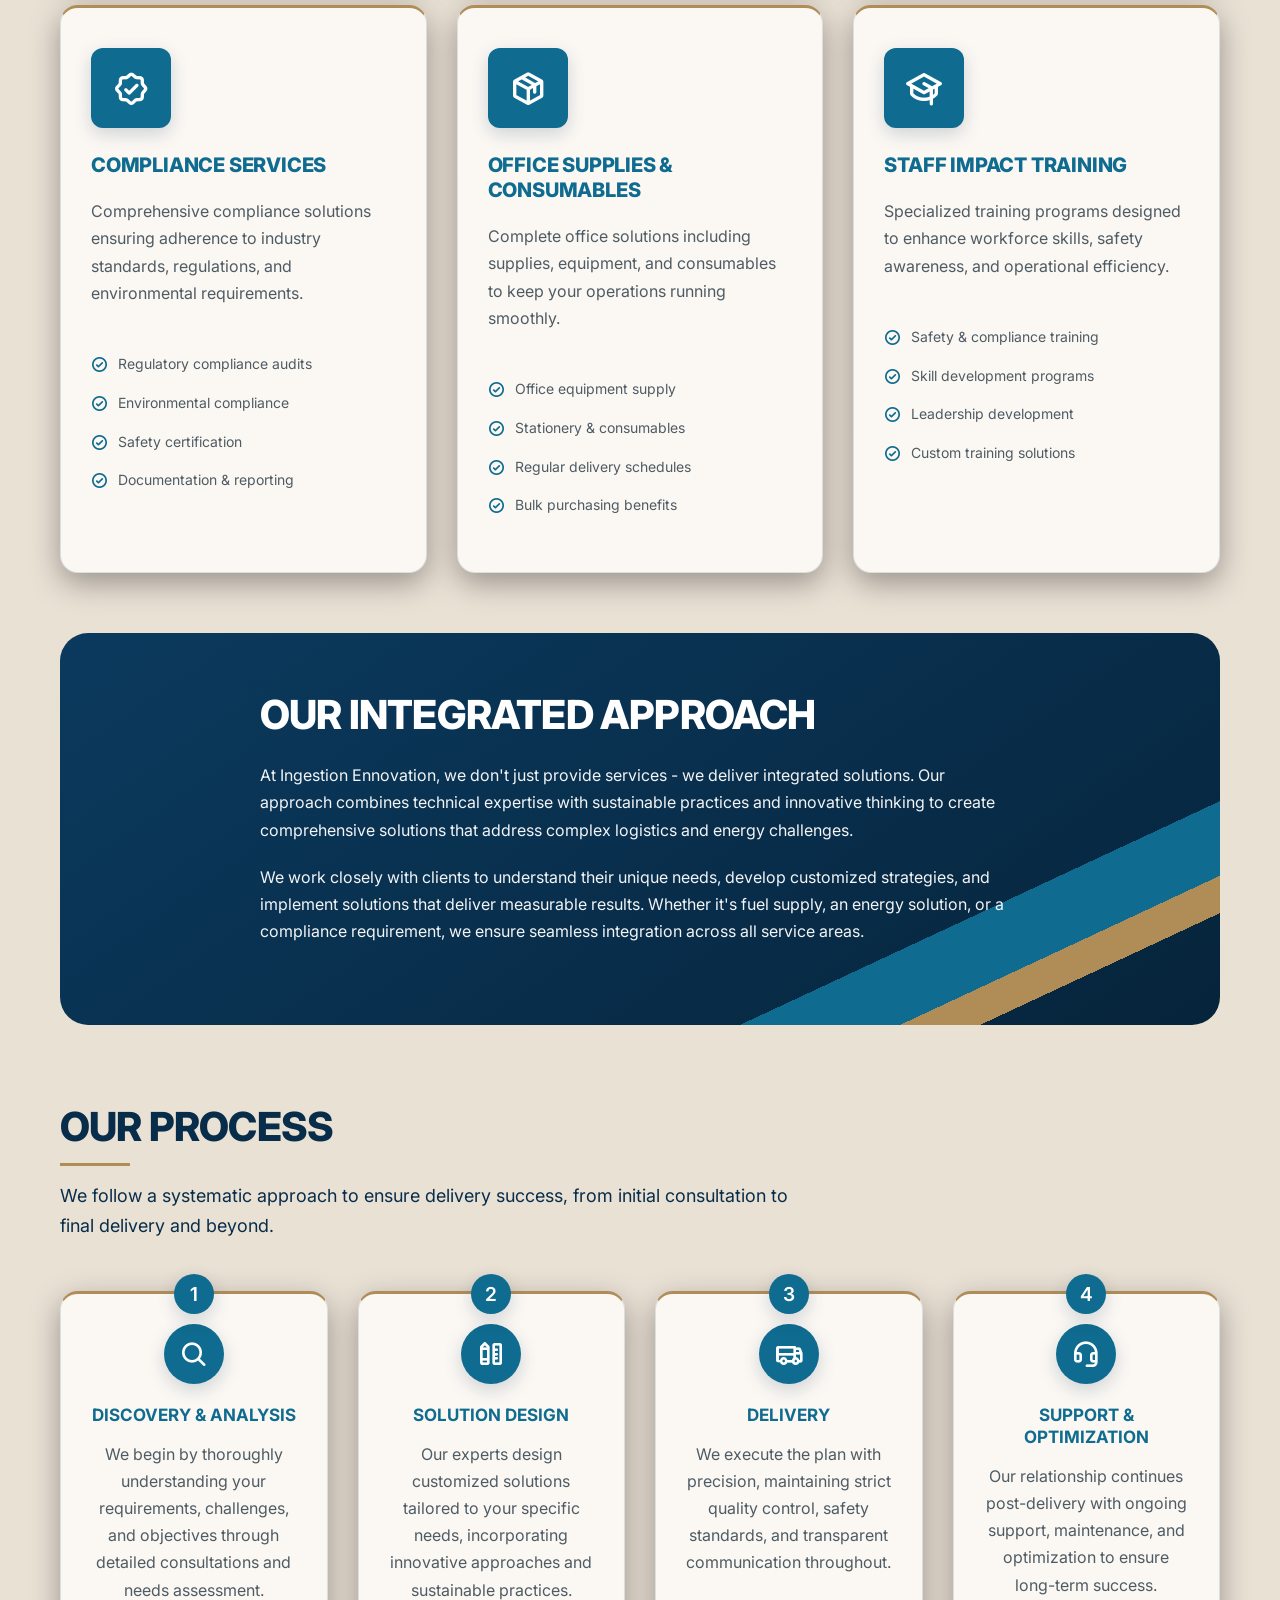
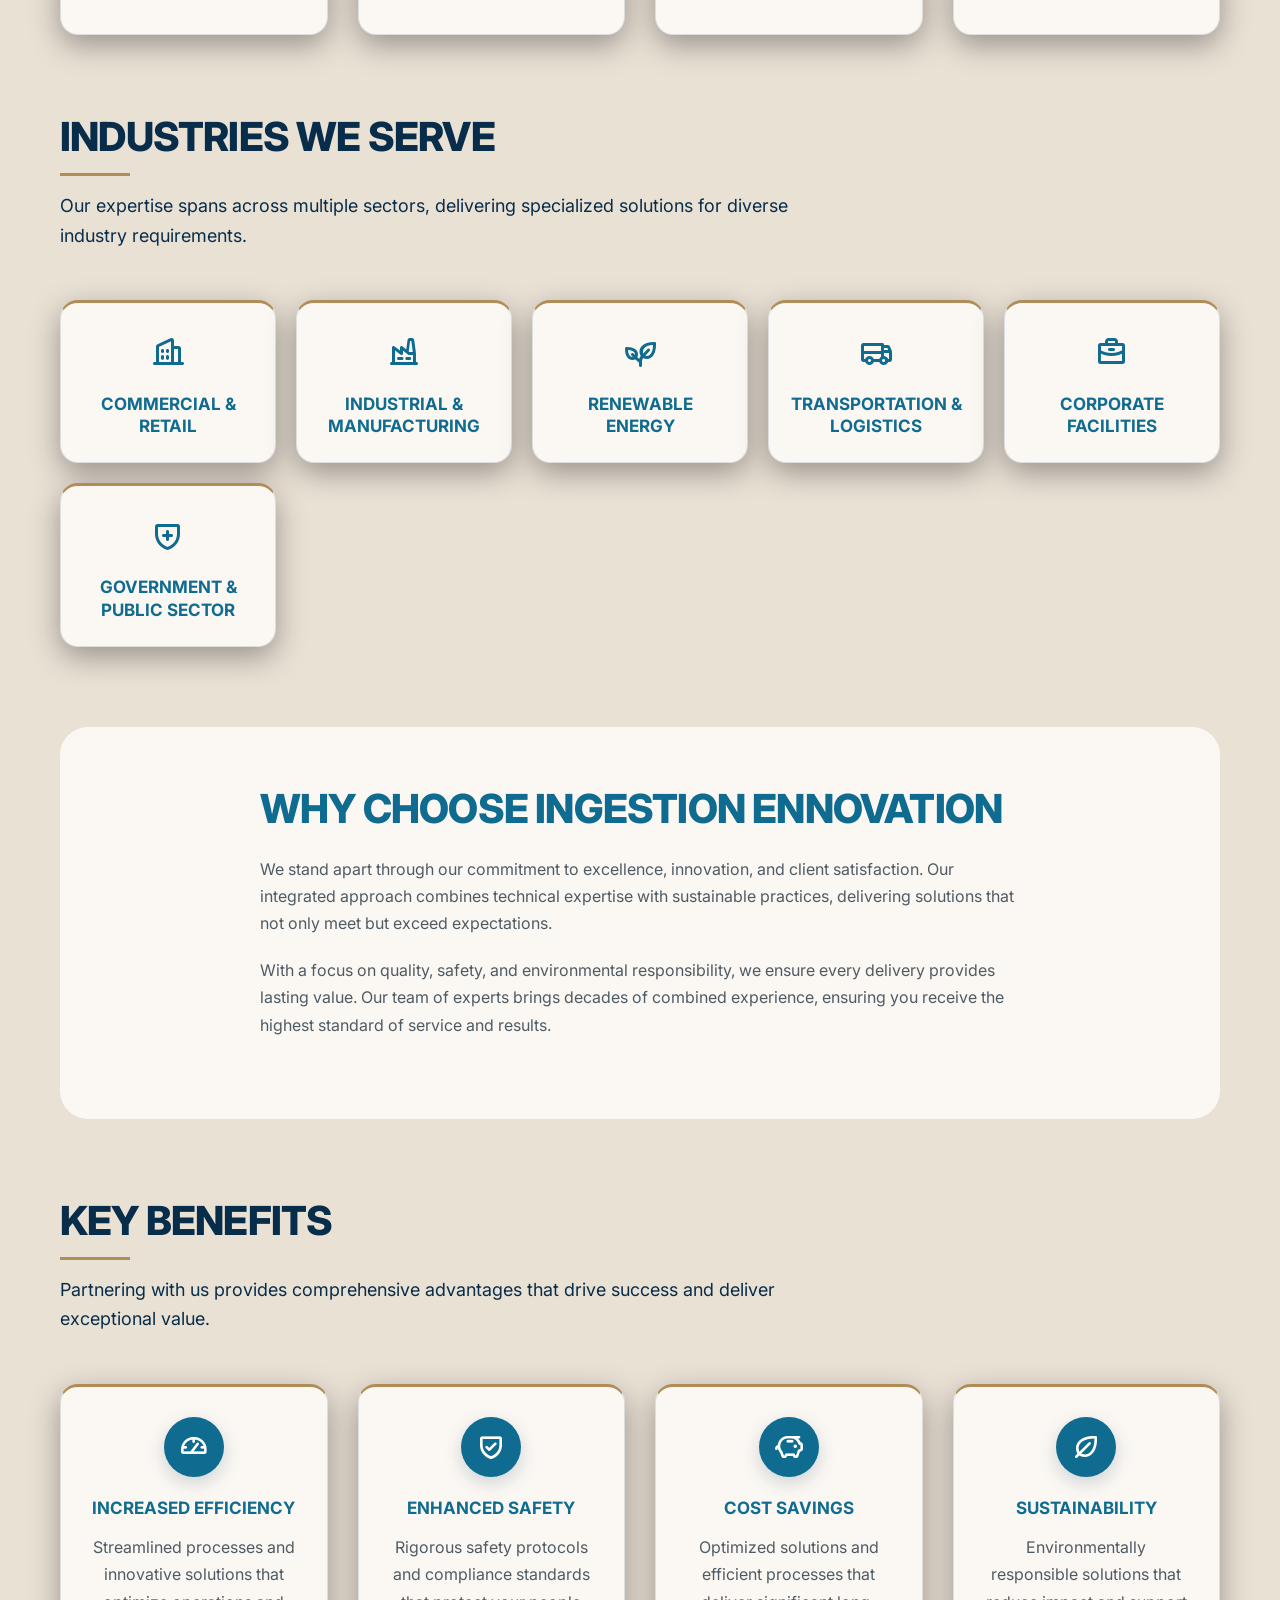
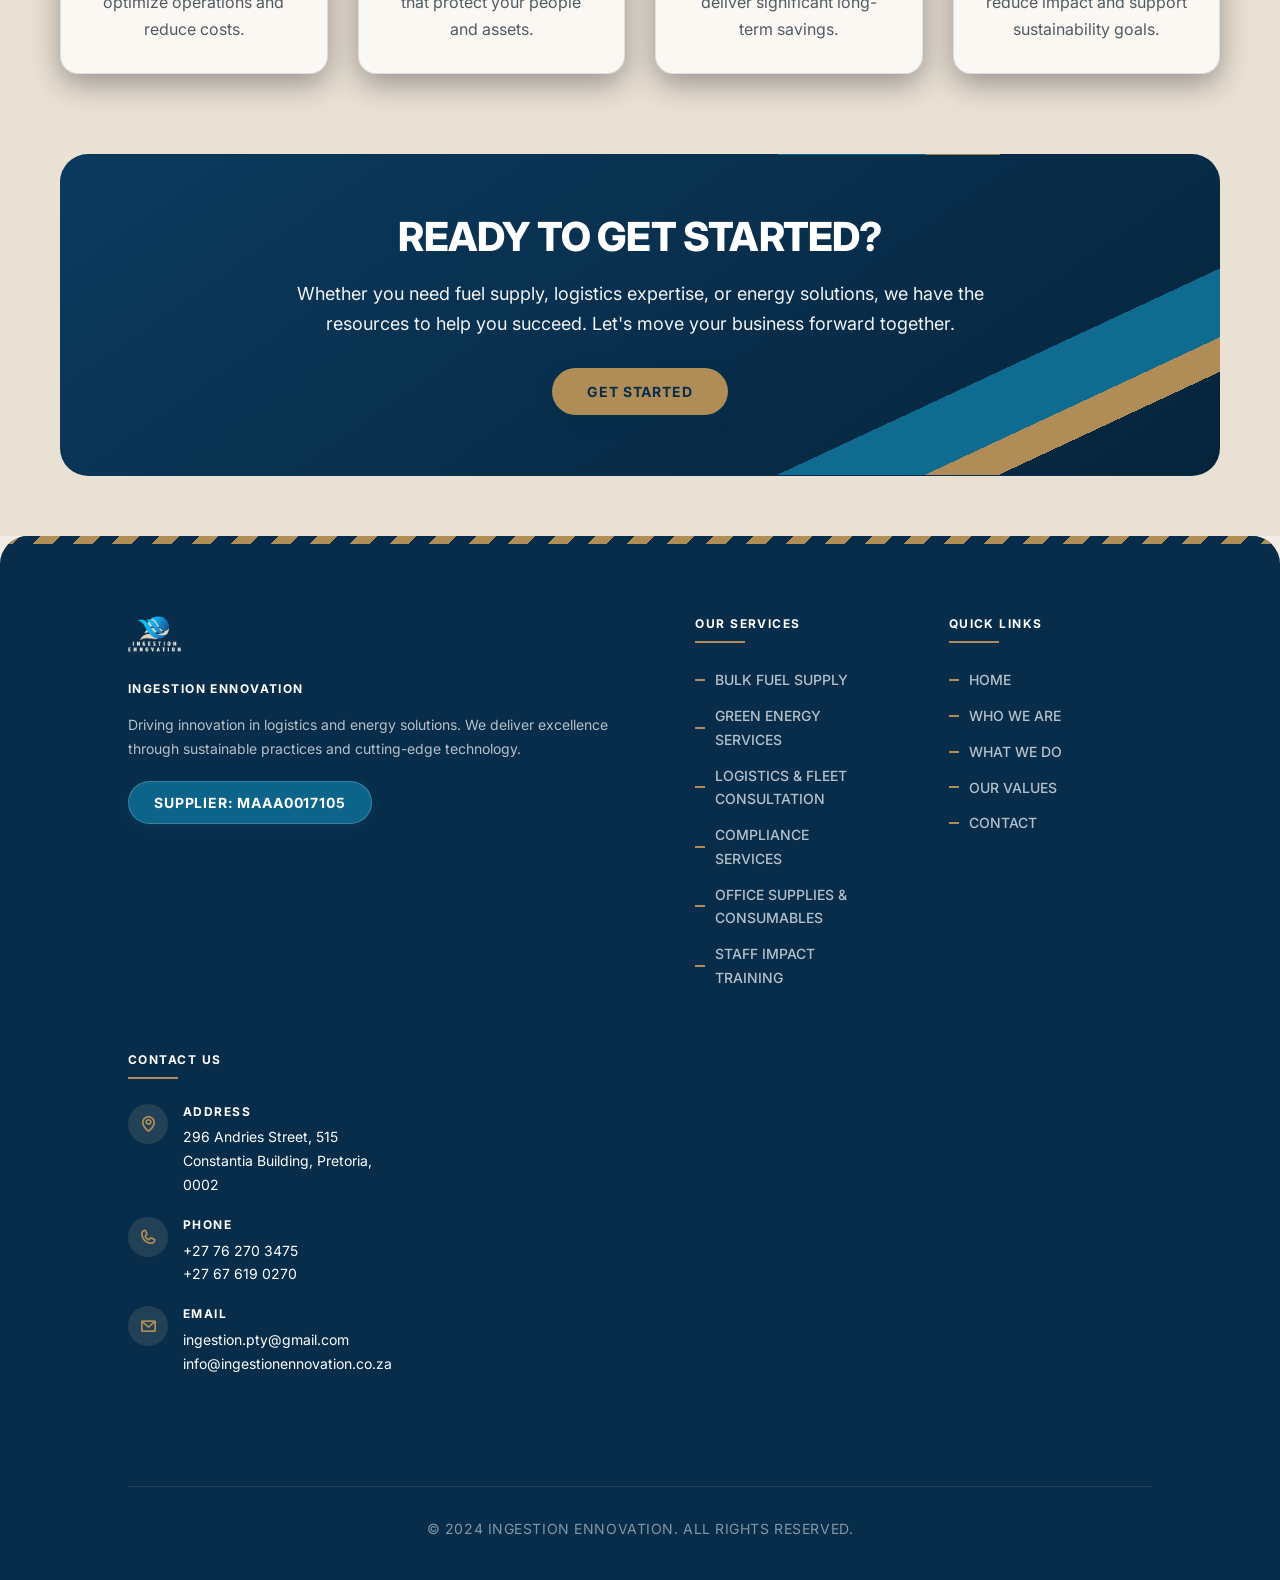
<file: what-we-do.html>
<!DOCTYPE html>
<html lang="en">
<head>
<meta charset="UTF-8">
<meta name="viewport" content="width=device-width, initial-scale=0.9, maximum-scale=0.9, user-scalable=no">

<title>Our Services | Bulk Fuel, Logistics & Green Energy | Ingestion Ennovation</title>
<meta name="description" content="Explore Ingestion Ennovation's services: bulk fuel supply, green energy, logistics & fleet consultation, compliance, office supplies, and staff training.">
<link rel="canonical" href="https://ingestionennovation.co.za/what-we-do.html">
<meta property="og:title" content="Our Services | Ingestion Ennovation">
<meta property="og:description" content="Bulk fuel supply, green energy, logistics & fleet consultation, compliance, office supplies, and staff training - across South Africa.">
<meta property="og:type" content="website">
<meta property="og:url" content="https://ingestionennovation.co.za/what-we-do.html">

<link rel="preload" href="https://cdn.shopify.com/s/files/1/0778/5578/5184/files/IMG_2570.jpg?v=1760818938" as="image">

<link rel="preconnect" href="https://fonts.googleapis.com">
<link rel="preconnect" href="https://fonts.gstatic.com" crossorigin>
<link rel="stylesheet" href="vendor/phosphor/style.css">
<link href="https://fonts.googleapis.com/css2?family=Inter:wght@400;500;600;700;800;900&display=swap" rel="stylesheet">

<link rel="stylesheet" href="styles.css?v=20261026">

<style>
/* --- PAGE-SPECIFIC: HERO --- */
.services-hero {
    position: relative; width: 100%; height: 100vh; display: flex; align-items: center;
    justify-content: center; background: var(--bg); margin-top: 0; padding-top: 95px; top: 0; overflow: hidden;
}
.services-hero-image { position: absolute; top: 0; left: 0; width: 100%; height: 100%; background: var(--bg); }
.services-hero-image img { width: 100%; height: 100%; object-fit: cover; object-position: center 40%; display: block; filter: brightness(0.9); }
.services-hero-content {
    text-align: center; text-transform: normal !important; font-family: 'Inter', sans-serif !important;
    color: white !important; z-index: 2; position: relative; opacity: 0; transform: translateY(50px);
    animation: bounceIn 1.2s ease-out 0.5s forwards; max-width: 800px; padding: 0 20px;
}
@keyframes bounceIn {
    0% { opacity: 0; transform: translateY(50px); }
    60% { opacity: 1; transform: translateY(-20px); }
    80% { transform: translateY(10px); }
    100% { opacity: 1; transform: translateY(0); }
}
.services-hero-content h1 { font-size: 4rem; color: var(--cream-bright); text-shadow: var(--glow-text); margin-bottom: 30px; letter-spacing: 3px; font-weight: 900; line-height: 1.1; }
.services-hero-content p { font-family: 'Inter', sans-serif; font-size: 1.3rem; color: rgba(255,255,255,0.9); margin-bottom: 40px; text-transform: none; line-height: 1.6; text-shadow: 1px 1px 8px rgba(0,0,0,0.6); }
@media (max-width: 767px) {
    .services-hero-content h1 { font-size: 2.8rem; margin-bottom: 25px; }
    .services-hero-content p { font-size: 1.1rem; margin-bottom: 30px; }
}
@media (max-width: 480px) {
    .services-hero-content h1 { font-size: 2.2rem; margin-bottom: 20px; }
    .services-hero-content p { font-size: 1rem; margin-bottom: 25px; }
}
.services-hero::before { content: ''; position: absolute; top: 0; left: 0; width: 100%; height: 100%; background: var(--overlay); z-index: 1; }

/* --- PAGE-SPECIFIC: CONTENT --- */
.services-content-section { width: 100%; background: var(--bg-alt); padding: 60px 0; position: relative; z-index: 2; }
.services-container { width: 100%; max-width: 1200px; margin: 0 auto; padding: 0 20px; }

.services-grid { display: grid; grid-template-columns: repeat(auto-fit, minmax(300px, 1fr)); gap: 30px; margin: 60px 0; }
.service-card { background: var(--surface); padding: 40px 30px; text-align: center; transition: transform 0.3s ease; display: flex; flex-direction: column; align-items: center; }
.service-card:hover { transform: translateY(-5px); }
.service-icon { width: 80px; height: 80px; background: var(--brand); display: flex; align-items: center; justify-content: center; margin-bottom: 25px; }
.service-icon i { color: white; font-size: 36px; }
.service-card h3 { font-family: 'Inter', sans-serif; font-size: 1.5rem; color: var(--brand-bright); text-transform: uppercase; margin-bottom: 20px; letter-spacing: 1px; font-weight: 600; }
.service-card p { font-family: 'Inter', sans-serif; font-size: 1.1rem; color: var(--text-muted); line-height: 1.7; text-transform: none; margin-bottom: 25px; }
.service-features { list-style: none; text-align: left; width: 100%; margin-top: 20px; }
.service-features li { display: flex; align-items: flex-start; margin-bottom: 15px; font-family: 'Inter', sans-serif; font-size: 1rem; color: var(--text-muted); line-height: 1.6; }
.service-features li i { color: var(--brand-bright); margin-right: 10px; margin-top: 3px; font-size: 18px; }

.service-detail-section-blue { width: 100%; background: var(--panel); padding: 60px 0; margin: 60px 0; }
.service-detail-section-white { width: 100%; background: var(--surface); padding: 60px 0; margin: 60px 0; }
.service-detail-content { width: 100%; max-width: 800px; margin: 0 auto; padding: 0 20px; }
.service-detail-section-blue h3 { font-family: 'Inter', sans-serif; font-size: 1.8rem; color: white; text-transform: uppercase; margin-bottom: 25px; letter-spacing: 1px; font-weight: 600; text-align: center; }
.service-detail-section-white h3 { font-family: 'Inter', sans-serif; font-size: 1.8rem; color: var(--brand-bright); text-transform: uppercase; margin-bottom: 25px; letter-spacing: 1px; font-weight: 600; text-align: center; }
.service-detail-section-blue p { font-family: 'Inter', sans-serif; font-size: 1.1rem; color: rgba(255,255,255,0.95); line-height: 1.7; text-transform: none; margin-bottom: 20px; }
.service-detail-section-white p { font-family: 'Inter', sans-serif; font-size: 1.1rem; color: var(--text-muted); line-height: 1.7; text-transform: none; margin-bottom: 20px; }

.process-section { margin: 80px 0; }
.process-steps { display: grid; grid-template-columns: repeat(auto-fit, minmax(250px, 1fr)); gap: 30px; margin-top: 40px; }
.process-step { background: var(--surface); padding: 30px; text-align: center; position: relative; }
.step-number { position: absolute; top: -20px; left: 50%; transform: translateX(-50%); width: 40px; height: 40px; background: var(--brand); color: white; display: flex; align-items: center; justify-content: center; font-family: 'Inter', sans-serif; font-size: 1.2rem; font-weight: 600; border-radius: 50%; }
.process-icon { width: 60px; height: 60px; margin: 0 auto 20px; background: var(--brand); display: flex; align-items: center; justify-content: center; border-radius: 50%; }
.process-icon i { color: white; font-size: 28px; }
.process-step h4 { font-family: 'Inter', sans-serif; font-size: 1.2rem; color: var(--brand-bright); text-transform: uppercase; margin-bottom: 15px; letter-spacing: 1px; font-weight: 600; }
.process-step p { font-family: 'Inter', sans-serif; font-size: 1rem; color: var(--text-muted); line-height: 1.6; text-transform: none; }

.industries-section { margin: 80px 0; }
.industries-grid { display: grid; grid-template-columns: repeat(auto-fit, minmax(200px, 1fr)); gap: 20px; margin-top: 40px; }
.industry-item { background: var(--surface); padding: 25px 20px; text-align: center; display: flex; flex-direction: column; align-items: center; }
.industry-icon { width: 50px; height: 50px; margin-bottom: 15px; display: flex; align-items: center; justify-content: center; }
.industry-icon i { color: var(--brand-bright); font-size: 32px; }
.industry-item h4 { font-family: 'Inter', sans-serif; font-size: 1.1rem; color: var(--brand-bright); text-transform: uppercase; letter-spacing: 1px; font-weight: 600; }

.why-choose-section { margin: 80px 0; }
.benefits-grid { display: grid; grid-template-columns: repeat(auto-fit, minmax(250px, 1fr)); gap: 30px; margin-top: 40px; }
.benefit-item { background: var(--surface); padding: 30px; text-align: center; }
.benefit-icon { width: 60px; height: 60px; margin: 0 auto 20px; background: var(--brand); display: flex; align-items: center; justify-content: center; border-radius: 50%; }
.benefit-icon i { color: white; font-size: 28px; }
.benefit-item h4 { font-family: 'Inter', sans-serif; font-size: 1.2rem; color: var(--brand-bright); text-transform: uppercase; margin-bottom: 15px; letter-spacing: 1px; font-weight: 600; }
.benefit-item p { font-family: 'Inter', sans-serif; font-size: 1rem; color: var(--text-muted); line-height: 1.6; text-transform: none; }

@media (max-width: 768px) {
    .services-content-section { padding: 40px 0; }
    .services-grid { grid-template-columns: 1fr; gap: 25px; margin: 40px 0; }
    .service-card { padding: 30px 20px; }
    .service-detail-section-blue, .service-detail-section-white { padding: 40px 0; margin: 40px 0; }
    .process-section, .industries-section, .why-choose-section { margin: 40px 0; }
    .process-steps { grid-template-columns: 1fr; gap: 40px; }
    .benefits-grid { grid-template-columns: 1fr; }
}
@media (min-width: 769px) and (max-width: 1024px) {
    .services-grid { grid-template-columns: repeat(2, 1fr); }
    .process-steps { grid-template-columns: repeat(2, 1fr); }
}
</style>

<!-- Theme overrides (loaded after page styles) -->
<link rel="stylesheet" href="theme.css?v=20261026">
</head>
<body data-content-section="services-content-section">

<div class="announcement-bar">
    <div class="announcement-content">
        <div class="contact-info">
            <div class="contact-item"><div class="contact-icon-circle"><i class="ph-bold ph-phone"></i></div><span>+27 76 270 3475</span></div>
            <div class="contact-item"><div class="contact-icon-circle"><i class="ph-bold ph-device-mobile"></i></div><span>+27 67 619 0270</span></div>
            <div class="contact-item"><div class="contact-icon-circle"><i class="ph-bold ph-envelope-simple"></i></div><span>info@ingestionennovation.co.za</span></div>
        </div>
        <div class="social-links">
            <a href="#"><div class="social-icon-circle"><i class="ph-bold ph-facebook-logo"></i></div><span>Facebook</span></a>
            <a href="#"><div class="social-icon-circle"><i class="ph-bold ph-linkedin-logo"></i></div><span>LinkedIn</span></a>
        </div>
    </div>
</div>

<header>
    <a href="index.html" class="logo" id="logo" aria-label="Ingestion Ennovation home">
        <img src="logo-header.png" alt="Ingestion Ennovation logo">
    </a>

    <div class="menu-icon" id="menuIcon" aria-label="Open menu" role="button" tabindex="0">
        <span></span><span></span><span></span>
    </div>
</header>

<nav class="nav-bar" id="navBar">
    <ul class="nav-list">
        <li class="nav-item"><a href="index.html" class="nav-link">HOME</a></li>
        <li class="nav-item"><a href="who-we-are.html" class="nav-link">WHO WE ARE</a></li>
        <li class="nav-item"><a href="what-we-do.html" class="nav-link current">WHAT WE DO</a></li>
        <li class="nav-item"><a href="our-values.html" class="nav-link">VALUES</a></li>
        <li class="nav-item"><a href="contact-us.html" class="nav-link">CONTACT US</a></li>
    </ul>
</nav>

<section class="services-hero">
    <div class="services-hero-image">
        <img src="hero-gold.jpg" alt="Close-up of golden metal">
    </div>
    <div class="services-hero-content">
        <h1>WHAT WE DO</h1>
        <p>Comprehensive solutions for logistics, fuel supply, and energy. We deliver innovative, reliable, and sustainable services that power progress and build a better tomorrow.</p>
    </div>
    <div class="scroll-down" id="scrollDownBtn"><i class="ph-bold ph-arrow-down"></i></div>
</section>

<section class="services-content-section">
    <div class="services-container">
        <div class="section-header">
            <h2>OUR SERVICES</h2>
            <p>We provide a comprehensive range of solutions designed to meet the evolving needs of modern logistics, fuel supply, and energy sectors. Our integrated approach ensures seamless delivery from quote to completion.</p>
        </div>

        <div class="services-grid">
            <div class="service-card">
                <div class="service-icon"><i class="ph-bold ph-gas-pump"></i></div>
                <h3>BULK FUEL SUPPLY</h3>
                <p>Reliable, efficient fuel solutions for distribution centers, industrial operations, and transportation needs. We ensure consistent supply with strict quality control.</p>
                <ul class="service-features">
                    <li><i class="ph-bold ph-check-circle"></i>24/7 emergency fuel supply</li>
                    <li><i class="ph-bold ph-check-circle"></i>On-site fuel management</li>
                    <li><i class="ph-bold ph-check-circle"></i>Compliance and safety certified</li>
                    <li><i class="ph-bold ph-check-circle"></i>Customized delivery solutions</li>
                </ul>
            </div>

            <div class="service-card">
                <div class="service-icon"><i class="ph-bold ph-solar-panel"></i></div>
                <h3>GREEN ENERGY SERVICES</h3>
                <p>Sustainable energy solutions including solar installations, energy audits, and efficiency optimization for residential and commercial projects.</p>
                <ul class="service-features">
                    <li><i class="ph-bold ph-check-circle"></i>Solar system design & installation</li>
                    <li><i class="ph-bold ph-check-circle"></i>Energy efficiency consulting</li>
                    <li><i class="ph-bold ph-check-circle"></i>Renewable energy integration</li>
                    <li><i class="ph-bold ph-check-circle"></i>Sustainable power solutions</li>
                </ul>
            </div>

            <div class="service-card">
                <div class="service-icon"><i class="ph-bold ph-truck"></i></div>
                <h3>LOGISTICS & FLEET CONSULTATION</h3>
                <p>Full-service logistics management from planning to delivery, backed by expert consultation across freight, warehousing, and distribution.</p>
                <ul class="service-features">
                    <li><i class="ph-bold ph-check-circle"></i>Network & route optimization</li>
                    <li><i class="ph-bold ph-check-circle"></i>Fleet & carrier management</li>
                    <li><i class="ph-bold ph-check-circle"></i>Warehousing & distribution</li>
                    <li><i class="ph-bold ph-check-circle"></i>Quality control & assurance</li>
                </ul>
            </div>

            <div class="service-card">
                <div class="service-icon"><i class="ph-bold ph-seal-check"></i></div>
                <h3>COMPLIANCE SERVICES</h3>
                <p>Comprehensive compliance solutions ensuring adherence to industry standards, regulations, and environmental requirements.</p>
                <ul class="service-features">
                    <li><i class="ph-bold ph-check-circle"></i>Regulatory compliance audits</li>
                    <li><i class="ph-bold ph-check-circle"></i>Environmental compliance</li>
                    <li><i class="ph-bold ph-check-circle"></i>Safety certification</li>
                    <li><i class="ph-bold ph-check-circle"></i>Documentation & reporting</li>
                </ul>
            </div>

            <div class="service-card">
                <div class="service-icon"><i class="ph-bold ph-package"></i></div>
                <h3>OFFICE SUPPLIES & CONSUMABLES</h3>
                <p>Complete office solutions including supplies, equipment, and consumables to keep your operations running smoothly.</p>
                <ul class="service-features">
                    <li><i class="ph-bold ph-check-circle"></i>Office equipment supply</li>
                    <li><i class="ph-bold ph-check-circle"></i>Stationery & consumables</li>
                    <li><i class="ph-bold ph-check-circle"></i>Regular delivery schedules</li>
                    <li><i class="ph-bold ph-check-circle"></i>Bulk purchasing benefits</li>
                </ul>
            </div>

            <div class="service-card">
                <div class="service-icon"><i class="ph-bold ph-graduation-cap"></i></div>
                <h3>STAFF IMPACT TRAINING</h3>
                <p>Specialized training programs designed to enhance workforce skills, safety awareness, and operational efficiency.</p>
                <ul class="service-features">
                    <li><i class="ph-bold ph-check-circle"></i>Safety & compliance training</li>
                    <li><i class="ph-bold ph-check-circle"></i>Skill development programs</li>
                    <li><i class="ph-bold ph-check-circle"></i>Leadership development</li>
                    <li><i class="ph-bold ph-check-circle"></i>Custom training solutions</li>
                </ul>
            </div>
        </div>

        <div class="service-detail-section-blue">
            <div class="service-detail-content">
                <h3>OUR INTEGRATED APPROACH</h3>
                <p>At Ingestion Ennovation, we don't just provide services - we deliver integrated solutions. Our approach combines technical expertise with sustainable practices and innovative thinking to create comprehensive solutions that address complex logistics and energy challenges.</p>
                <p>We work closely with clients to understand their unique needs, develop customized strategies, and implement solutions that deliver measurable results. Whether it's fuel supply, an energy solution, or a compliance requirement, we ensure seamless integration across all service areas.</p>
            </div>
        </div>

        <div class="process-section">
            <div class="section-header">
                <h2>OUR PROCESS</h2>
                <p>We follow a systematic approach to ensure delivery success, from initial consultation to final delivery and beyond.</p>
            </div>
            <div class="process-steps">
                <div class="process-step">
                    <div class="step-number">1</div>
                    <div class="process-icon"><i class="ph-bold ph-magnifying-glass"></i></div>
                    <h4>DISCOVERY & ANALYSIS</h4>
                    <p>We begin by thoroughly understanding your requirements, challenges, and objectives through detailed consultations and needs assessment.</p>
                </div>
                <div class="process-step">
                    <div class="step-number">2</div>
                    <div class="process-icon"><i class="ph-bold ph-pencil-ruler"></i></div>
                    <h4>SOLUTION DESIGN</h4>
                    <p>Our experts design customized solutions tailored to your specific needs, incorporating innovative approaches and sustainable practices.</p>
                </div>
                <div class="process-step">
                    <div class="step-number">3</div>
                    <div class="process-icon"><i class="ph-bold ph-truck"></i></div>
                    <h4>DELIVERY</h4>
                    <p>We execute the plan with precision, maintaining strict quality control, safety standards, and transparent communication throughout.</p>
                </div>
                <div class="process-step">
                    <div class="step-number">4</div>
                    <div class="process-icon"><i class="ph-bold ph-headset"></i></div>
                    <h4>SUPPORT & OPTIMIZATION</h4>
                    <p>Our relationship continues post-delivery with ongoing support, maintenance, and optimization to ensure long-term success.</p>
                </div>
            </div>
        </div>

        <div class="industries-section">
            <div class="section-header">
                <h2>INDUSTRIES WE SERVE</h2>
                <p>Our expertise spans across multiple sectors, delivering specialized solutions for diverse industry requirements.</p>
            </div>
            <div class="industries-grid">
                <div class="industry-item"><div class="industry-icon"><i class="ph-bold ph-buildings"></i></div><h4>COMMERCIAL & RETAIL</h4></div>
                <div class="industry-item"><div class="industry-icon"><i class="ph-bold ph-factory"></i></div><h4>INDUSTRIAL & MANUFACTURING</h4></div>
                <div class="industry-item"><div class="industry-icon"><i class="ph-bold ph-plant"></i></div><h4>RENEWABLE ENERGY</h4></div>
                <div class="industry-item"><div class="industry-icon"><i class="ph-bold ph-truck"></i></div><h4>TRANSPORTATION & LOGISTICS</h4></div>
                <div class="industry-item"><div class="industry-icon"><i class="ph-bold ph-briefcase"></i></div><h4>CORPORATE FACILITIES</h4></div>
                <div class="industry-item"><div class="industry-icon"><i class="ph-bold ph-shield-plus"></i></div><h4>GOVERNMENT & PUBLIC SECTOR</h4></div>
            </div>
        </div>

        <div class="service-detail-section-white">
            <div class="service-detail-content">
                <h3>WHY CHOOSE INGESTION ENNOVATION</h3>
                <p>We stand apart through our commitment to excellence, innovation, and client satisfaction. Our integrated approach combines technical expertise with sustainable practices, delivering solutions that not only meet but exceed expectations.</p>
                <p>With a focus on quality, safety, and environmental responsibility, we ensure every delivery provides lasting value. Our team of experts brings decades of combined experience, ensuring you receive the highest standard of service and results.</p>
            </div>
        </div>

        <div class="why-choose-section">
            <div class="section-header">
                <h2>KEY BENEFITS</h2>
                <p>Partnering with us provides comprehensive advantages that drive success and deliver exceptional value.</p>
            </div>
            <div class="benefits-grid">
                <div class="benefit-item"><div class="benefit-icon"><i class="ph-bold ph-gauge"></i></div><h4>INCREASED EFFICIENCY</h4><p>Streamlined processes and innovative solutions that optimize operations and reduce costs.</p></div>
                <div class="benefit-item"><div class="benefit-icon"><i class="ph-bold ph-shield-check"></i></div><h4>ENHANCED SAFETY</h4><p>Rigorous safety protocols and compliance standards that protect your people and assets.</p></div>
                <div class="benefit-item"><div class="benefit-icon"><i class="ph-bold ph-piggy-bank"></i></div><h4>COST SAVINGS</h4><p>Optimized solutions and efficient processes that deliver significant long-term savings.</p></div>
                <div class="benefit-item"><div class="benefit-icon"><i class="ph-bold ph-leaf"></i></div><h4>SUSTAINABILITY</h4><p>Environmentally responsible solutions that reduce impact and support sustainability goals.</p></div>
            </div>
        </div>

        <div class="cta-section-minimal">
            <h2>READY TO GET STARTED?</h2>
            <p>Whether you need fuel supply, logistics expertise, or energy solutions, we have the resources to help you succeed. Let's move your business forward together.</p>
            <a href="mailto:info@ingestionennovation.co.za?subject=Service Inquiry" class="cta-button-minimal">GET STARTED</a>
        </div>
    </div>
</section>

<footer class="footer">
    <div class="footer-container">
        <div class="footer-logo-section">
            <div class="footer-logo">
                <img src="logo-footer.png" alt="Ingestion Ennovation logo">
            </div>
            <div class="footer-company-info">
                <h3>INGESTION ENNOVATION</h3>
                <p>Driving innovation in logistics and energy solutions. We deliver excellence through sustainable practices and cutting-edge technology.</p>
                <a href="#" class="supplier-button">SUPPLIER: MAAA0017105</a>
            </div>
        </div>
        <div class="footer-services">
            <h3>OUR SERVICES</h3>
            <ul>
                <li><a href="what-we-do.html">Bulk Fuel Supply</a></li>
                <li><a href="what-we-do.html">Green Energy Services</a></li>
                <li><a href="what-we-do.html">Logistics & Fleet Consultation</a></li>
                <li><a href="what-we-do.html">Compliance Services</a></li>
                <li><a href="what-we-do.html">Office Supplies & Consumables</a></li>
                <li><a href="what-we-do.html">Staff Impact Training</a></li>
            </ul>
        </div>
        <div class="footer-links">
            <h3>QUICK LINKS</h3>
            <ul>
                <li><a href="index.html">Home</a></li>
                <li><a href="who-we-are.html">Who We Are</a></li>
                <li><a href="what-we-do.html">What We Do</a></li>
                <li><a href="our-values.html">Our Values</a></li>
                <li><a href="contact-us.html">Contact</a></li>
            </ul>
        </div>
        <div class="footer-contact">
            <h3>CONTACT US</h3>
            <div class="footer-contact-info">
                <div class="contact-item-footer"><div class="contact-icon-footer"><i class="ph-bold ph-map-pin"></i></div><div class="contact-text-footer"><h4>ADDRESS</h4><p>296 Andries Street, 515 Constantia Building, Pretoria, 0002</p></div></div>
                <div class="contact-item-footer"><div class="contact-icon-footer"><i class="ph-bold ph-phone"></i></div><div class="contact-text-footer"><h4>PHONE</h4><p>+27 76 270 3475<br>+27 67 619 0270</p></div></div>
                <div class="contact-item-footer"><div class="contact-icon-footer"><i class="ph-bold ph-envelope-simple"></i></div><div class="contact-text-footer"><h4>EMAIL</h4><p>ingestion.pty@gmail.com<br>info@ingestionennovation.co.za</p></div></div>
            </div>
        </div>
        <div class="footer-bottom"><p>&copy; 2024 INGESTION ENNOVATION. ALL RIGHTS RESERVED.</p></div>
    </div>
</footer>

<script src="script.js?v=20261026"></script>
</body>
</html>
</file>
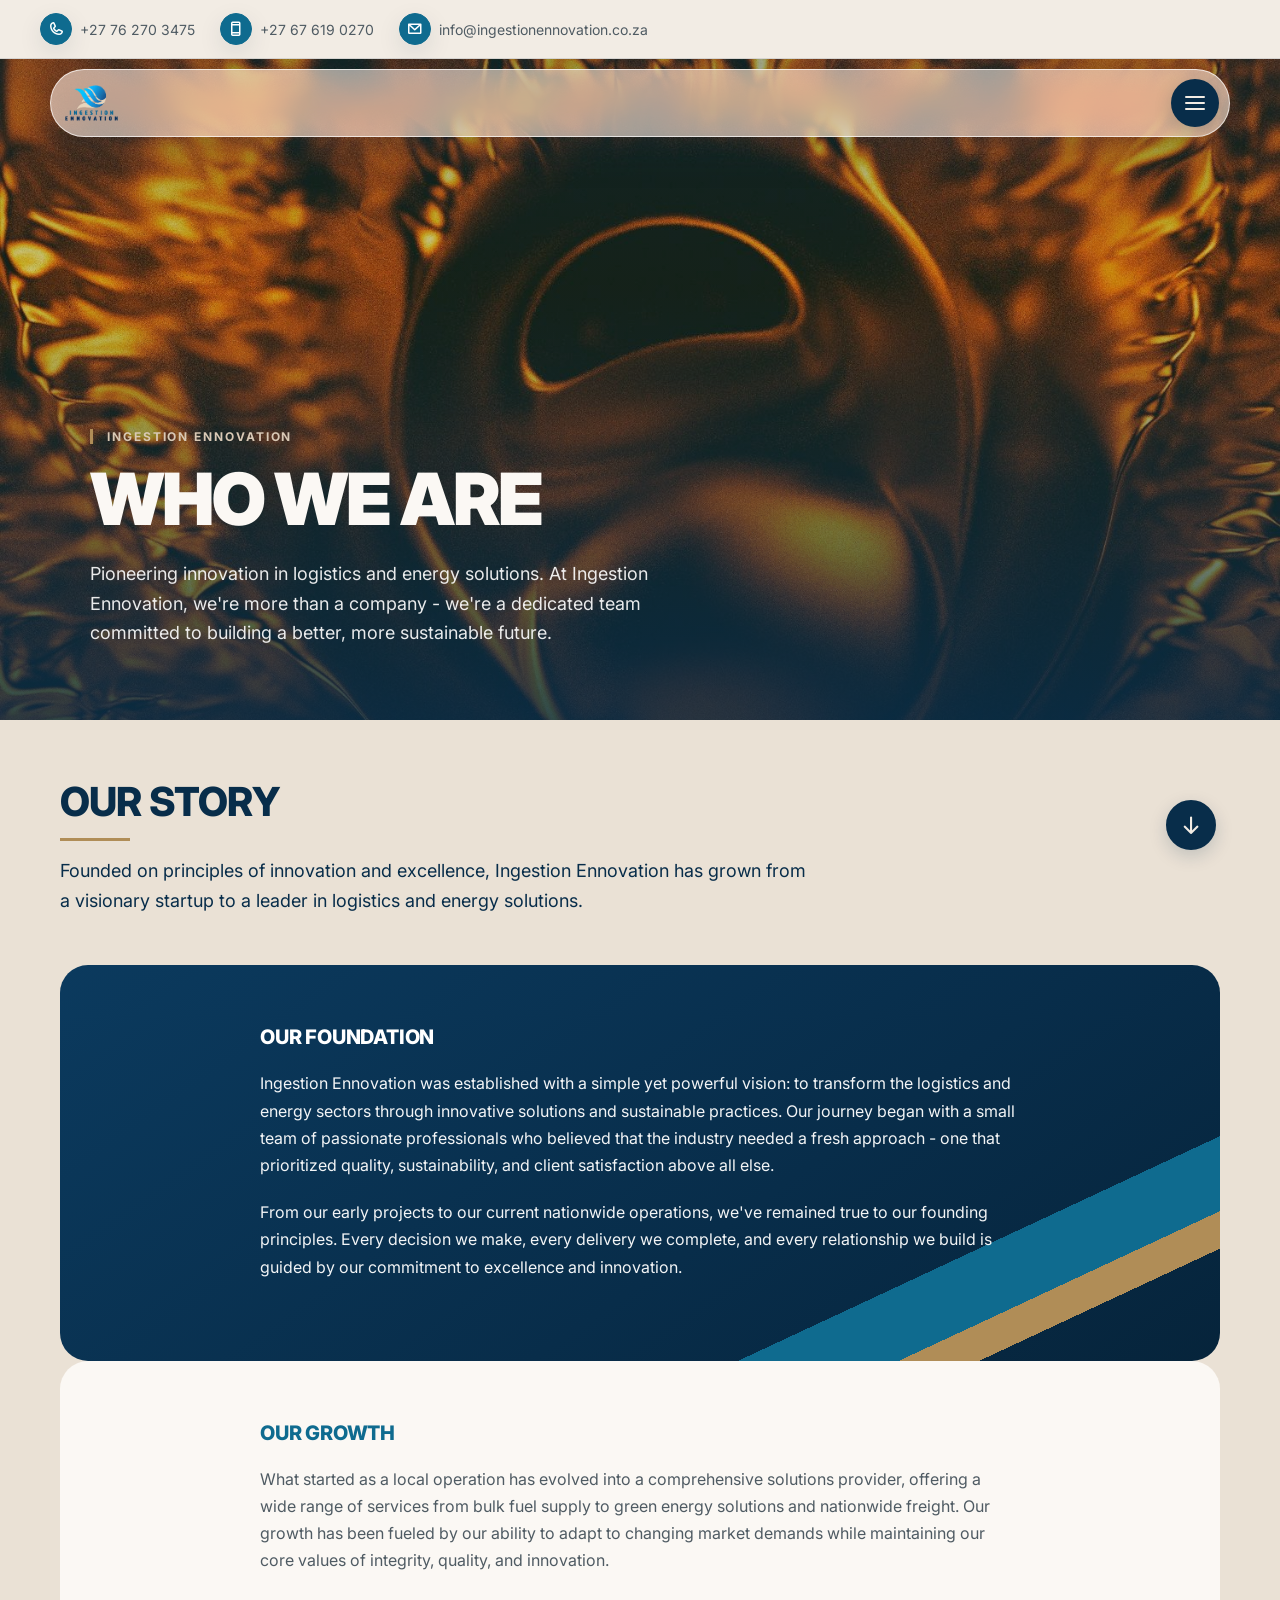
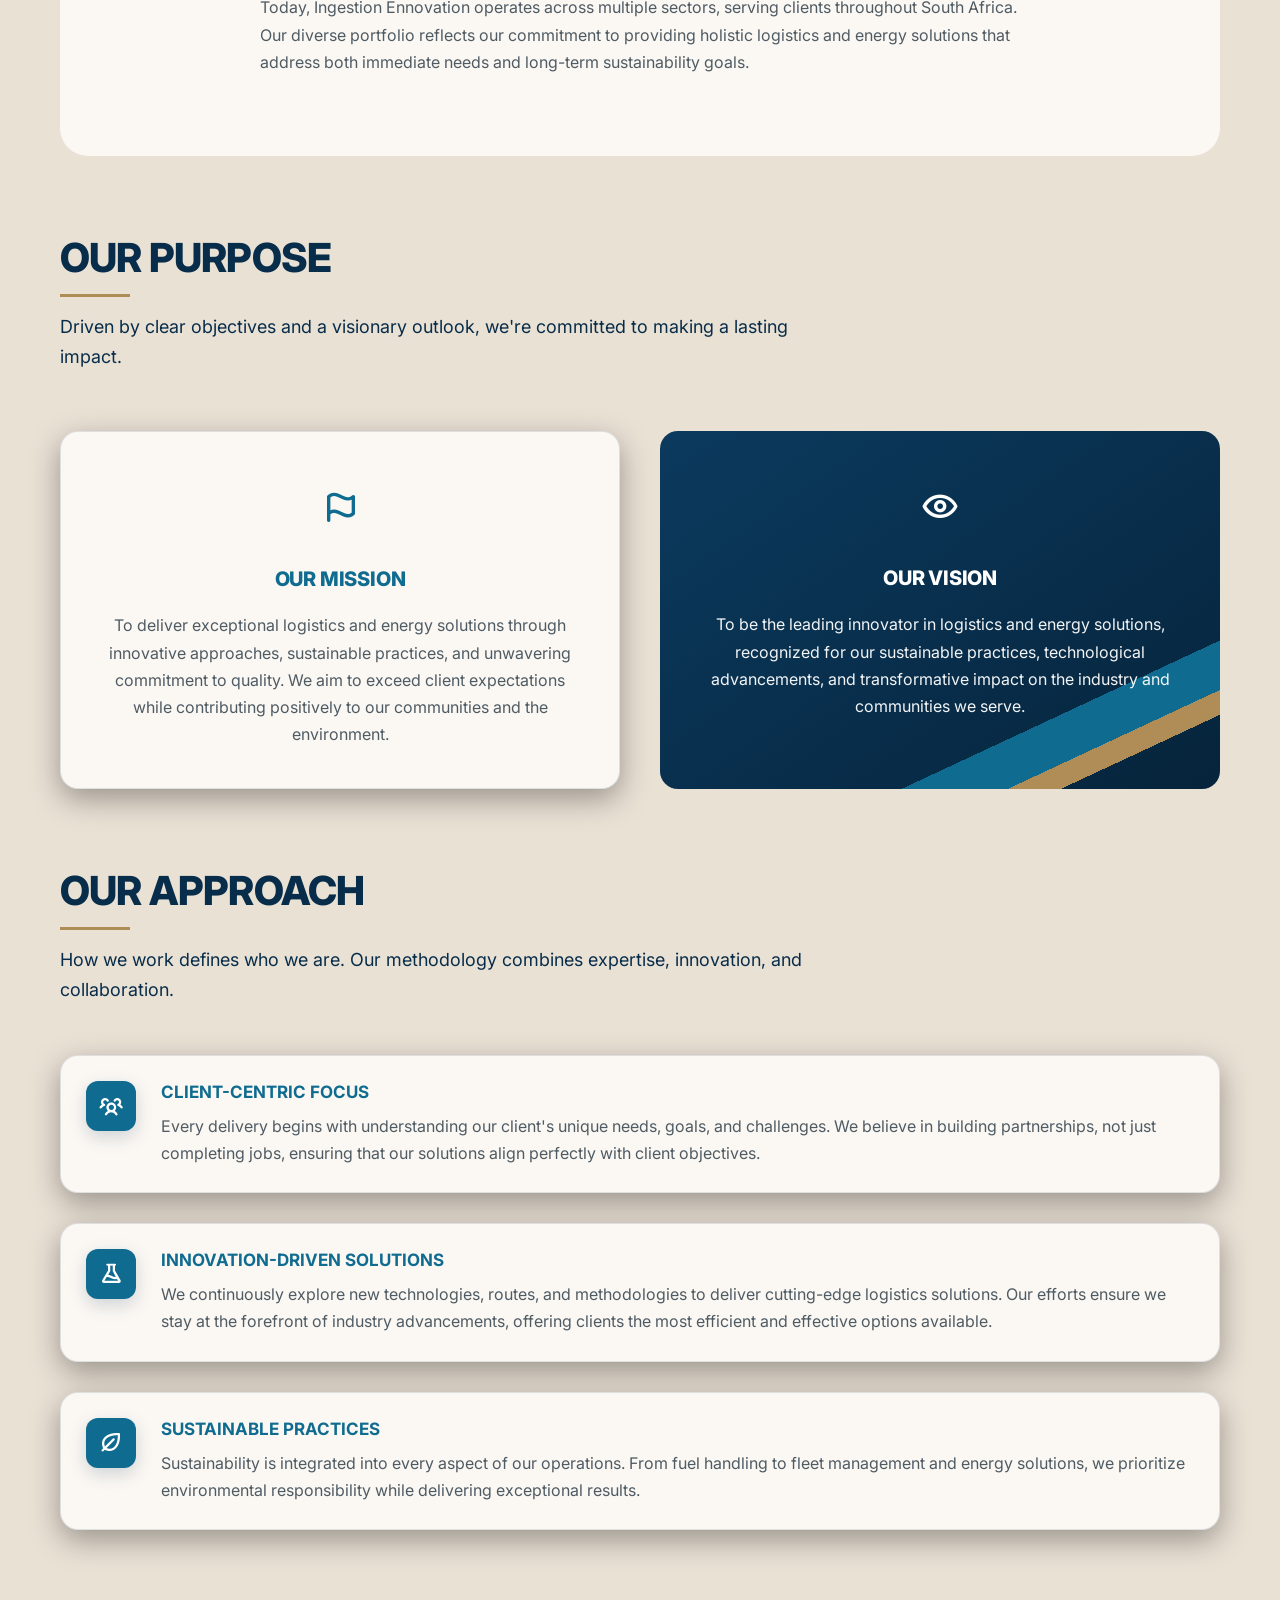
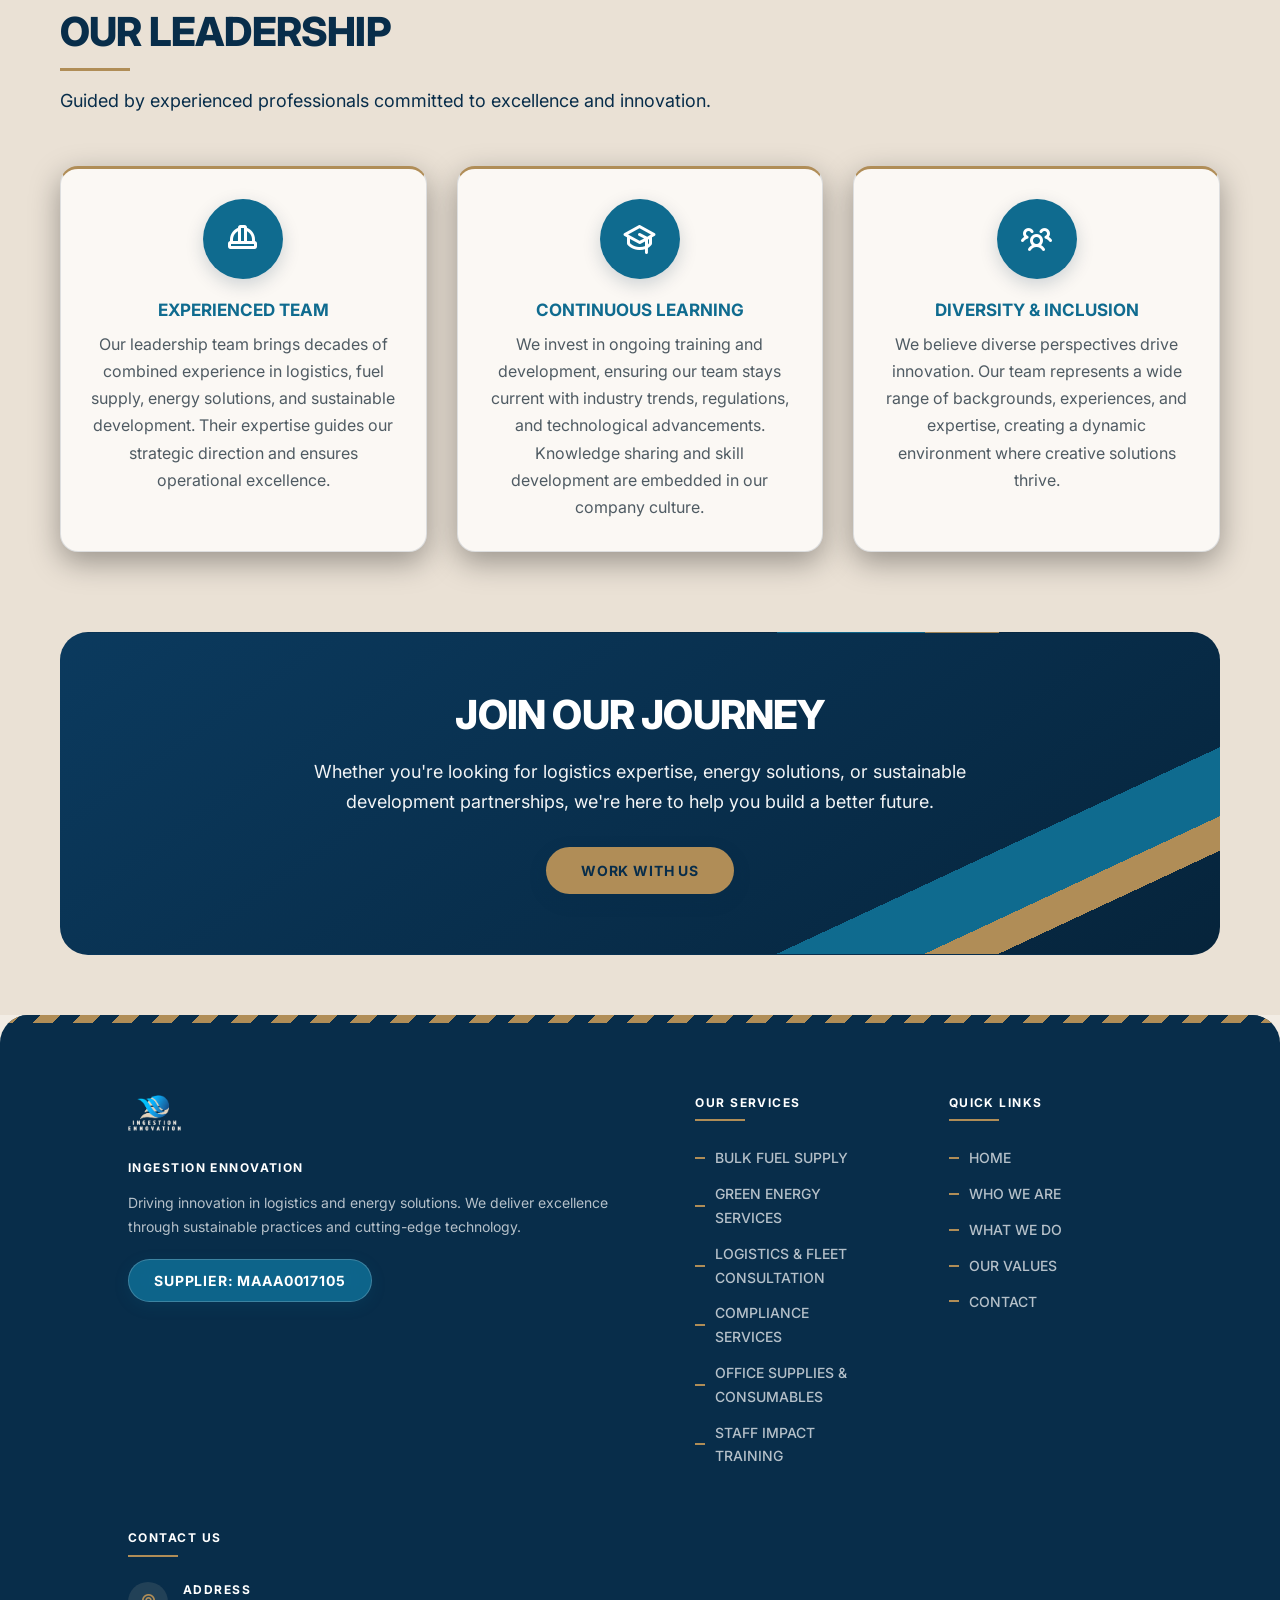
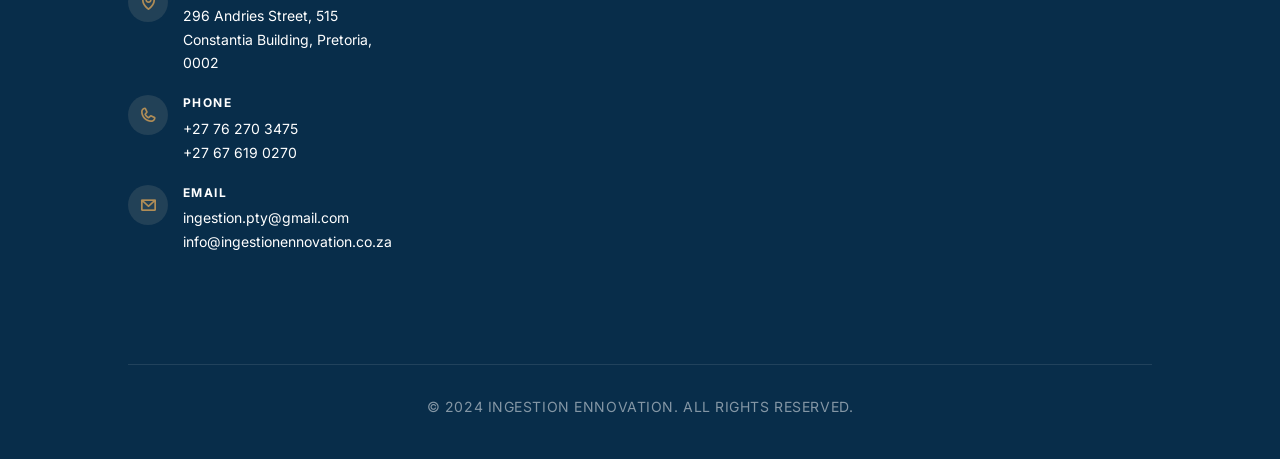
<file: who-we-are.html>
<!DOCTYPE html>
<html lang="en">
<head>
<meta charset="UTF-8">
<meta name="viewport" content="width=device-width, initial-scale=0.9, maximum-scale=0.9, user-scalable=no">

<title>Who We Are | Ingestion Ennovation</title>
<meta name="description" content="Learn about Ingestion Ennovation's story, mission, and vision. 10+ years delivering logistics, bulk fuel, and green energy solutions across South Africa.">
<link rel="canonical" href="https://ingestionennovation.co.za/who-we-are.html">
<meta property="og:title" content="Who We Are | Ingestion Ennovation">
<meta property="og:description" content="Our story, mission, and vision - a logistics and energy solutions partner with 10+ years of industry experience.">
<meta property="og:type" content="website">
<meta property="og:url" content="https://ingestionennovation.co.za/who-we-are.html">

<link rel="preload" href="https://cdn.shopify.com/s/files/1/0778/5578/5184/files/IMG_2570.jpg?v=1760818938" as="image">

<link rel="preconnect" href="https://fonts.googleapis.com">
<link rel="preconnect" href="https://fonts.gstatic.com" crossorigin>
<link rel="stylesheet" href="vendor/phosphor/style.css">
<link href="https://fonts.googleapis.com/css2?family=Inter:wght@400;500;600;700;800;900&display=swap" rel="stylesheet">

<link rel="stylesheet" href="styles.css?v=20261026">

<style>
/* --- PAGE-SPECIFIC: HERO --- */
.about-hero {
    position: relative; width: 100%; height: 100vh; display: flex; align-items: center;
    justify-content: center; background: var(--bg); margin-top: 0; padding-top: 95px; top: 0; overflow: hidden;
}
.about-hero-image { position: absolute; top: 0; left: 0; width: 100%; height: 100%; background: var(--bg); }
.about-hero-image img { width: 100%; height: 100%; object-fit: cover; object-position: center 40%; display: block; filter: brightness(0.9); }
.about-hero-content {
    text-align: center; text-transform: normal !important; font-family: 'Inter', sans-serif !important;
    color: white !important; z-index: 2; position: relative; opacity: 0; transform: translateY(50px);
    animation: bounceIn 1.2s ease-out 0.5s forwards; max-width: 800px; padding: 0 20px;
}
@keyframes bounceIn {
    0% { opacity: 0; transform: translateY(50px); }
    60% { opacity: 1; transform: translateY(-20px); }
    80% { transform: translateY(10px); }
    100% { opacity: 1; transform: translateY(0); }
}
.about-hero-content h1 { font-size: 4rem; color: var(--cream-bright); text-shadow: var(--glow-text); margin-bottom: 30px; letter-spacing: 3px; font-weight: 900; line-height: 1.1; }
.about-hero-content p { font-family: 'Inter', sans-serif; font-size: 1.3rem; color: rgba(255,255,255,0.9); margin-bottom: 40px; text-transform: none; line-height: 1.6; text-shadow: 1px 1px 8px rgba(0,0,0,0.6); }
@media (max-width: 767px) {
    .about-hero-content h1 { font-size: 2.8rem; margin-bottom: 25px; }
    .about-hero-content p { font-size: 1.1rem; margin-bottom: 30px; }
}
@media (max-width: 480px) {
    .about-hero-content h1 { font-size: 2.2rem; margin-bottom: 20px; }
    .about-hero-content p { font-size: 1rem; margin-bottom: 25px; }
}
.about-hero::before { content: ''; position: absolute; top: 0; left: 0; width: 100%; height: 100%; background: var(--overlay); z-index: 1; }

/* --- PAGE-SPECIFIC: CONTENT SECTION --- */
.about-content-section { width: 100%; background: var(--bg-alt); padding: 60px 0; position: relative; z-index: 2; }
.about-container { width: 100%; max-width: 1200px; margin: 0 auto; padding: 0 20px; }
.our-story { margin-bottom: 80px; }

.about-section-blue { width: 100%; background: var(--panel); padding: 60px 0; }
.about-section-white { width: 100%; background: var(--surface); padding: 60px 0; }
.about-section-content { width: 100%; max-width: 800px; margin: 0 auto; padding: 0 20px; }
.about-section-blue h3 { font-family: 'Inter', sans-serif; font-size: 1.5rem; color: white; text-transform: uppercase; margin-bottom: 20px; letter-spacing: 1px; font-weight: 600; }
.about-section-white h3 { font-family: 'Inter', sans-serif; font-size: 1.5rem; color: var(--brand-bright); text-transform: uppercase; margin-bottom: 20px; letter-spacing: 1px; font-weight: 600; }
.about-section-blue p { font-family: 'Inter', sans-serif; font-size: 1.1rem; color: rgba(255,255,255,0.95); line-height: 1.7; text-transform: none; margin-bottom: 20px; }
.about-section-white p { font-family: 'Inter', sans-serif; font-size: 1.1rem; color: var(--text-muted); line-height: 1.7; text-transform: none; margin-bottom: 20px; }

.mission-vision-grid { display: grid; grid-template-columns: repeat(auto-fit, minmax(300px, 1fr)); gap: 40px; margin: 60px 0; }
.mission-item, .vision-item { padding: 40px; text-align: center; }
.mission-item { background: var(--surface); }
.vision-item { background: var(--panel); }
.mission-icon, .vision-icon { width: 70px; height: 70px; margin: 0 auto 25px; display: flex; align-items: center; justify-content: center; }
.mission-icon i { color: var(--brand-bright); font-size: 36px; }
.vision-icon i { color: white; font-size: 36px; }
.mission-item h3, .vision-item h3 { font-family: 'Inter', sans-serif; font-size: 1.5rem; text-transform: uppercase; margin-bottom: 20px; letter-spacing: 1px; font-weight: 600; }
.mission-item h3 { color: var(--brand-bright); }
.vision-item h3 { color: white; }
.mission-item p, .vision-item p { font-family: 'Inter', sans-serif; font-size: 1.1rem; line-height: 1.7; text-transform: none; }
.mission-item p { color: var(--text-muted); }
.vision-item p { color: rgba(255,255,255,0.95); }

.our-approach { margin: 80px 0; }
.approach-list { display: flex; flex-direction: column; gap: 30px; }
.approach-item { display: flex; align-items: flex-start; gap: 25px; padding: 25px; background: var(--surface); }
.approach-icon { flex-shrink: 0; width: 50px; height: 50px; display: flex; align-items: center; justify-content: center; background: var(--brand); }
.approach-icon i { color: white; font-size: 24px; }
.approach-text h4 { font-family: 'Inter', sans-serif; font-size: 1.2rem; color: var(--brand-bright); text-transform: uppercase; margin-bottom: 10px; letter-spacing: 1px; font-weight: 600; }
.approach-text p { font-family: 'Inter', sans-serif; font-size: 1.1rem; color: var(--text-muted); line-height: 1.7; text-transform: none; }

.leadership { margin: 80px 0; }
.leadership-grid { display: grid; grid-template-columns: repeat(auto-fit, minmax(250px, 1fr)); gap: 30px; margin-top: 40px; }
.leader-card { background: var(--surface); padding: 30px; text-align: center; }
.leader-icon { width: 80px; height: 80px; margin: 0 auto 20px; background: var(--brand); display: flex; align-items: center; justify-content: center; border-radius: 50%; }
.leader-icon i { color: white; font-size: 32px; }
.leader-card h4 { font-family: 'Inter', sans-serif; font-size: 1.2rem; color: var(--brand-bright); text-transform: uppercase; margin-bottom: 10px; letter-spacing: 1px; font-weight: 600; }
.leader-card p { font-family: 'Inter', sans-serif; font-size: 1rem; color: var(--text-muted); line-height: 1.6; text-transform: none; font-style: italic; }

@media (max-width: 768px) {
    .about-content-section { padding: 40px 0; }
    .about-section-blue, .about-section-white { padding: 40px 0; }
    .mission-vision-grid { grid-template-columns: 1fr; gap: 30px; margin: 40px 0; }
    .mission-item, .vision-item { padding: 30px; }
    .our-story, .our-approach, .leadership { margin: 40px 0; }
    .approach-item { flex-direction: column; text-align: center; gap: 15px; }
    .approach-icon { margin: 0 auto; }
    .leadership-grid { grid-template-columns: 1fr; }
}
@media (min-width: 769px) and (max-width: 1024px) {
    .mission-vision-grid { grid-template-columns: 1fr; }
    .leadership-grid { grid-template-columns: repeat(2, 1fr); }
}
</style>

<!-- Theme overrides (loaded after page styles) -->
<link rel="stylesheet" href="theme.css?v=20261026">
</head>
<body data-content-section="about-content-section">

<div class="announcement-bar">
    <div class="announcement-content">
        <div class="contact-info">
            <div class="contact-item"><div class="contact-icon-circle"><i class="ph-bold ph-phone"></i></div><span>+27 76 270 3475</span></div>
            <div class="contact-item"><div class="contact-icon-circle"><i class="ph-bold ph-device-mobile"></i></div><span>+27 67 619 0270</span></div>
            <div class="contact-item"><div class="contact-icon-circle"><i class="ph-bold ph-envelope-simple"></i></div><span>info@ingestionennovation.co.za</span></div>
        </div>
        <div class="social-links">
            <a href="#"><div class="social-icon-circle"><i class="ph-bold ph-facebook-logo"></i></div><span>Facebook</span></a>
            <a href="#"><div class="social-icon-circle"><i class="ph-bold ph-linkedin-logo"></i></div><span>LinkedIn</span></a>
        </div>
    </div>
</div>

<header>
    <a href="index.html" class="logo" id="logo" aria-label="Ingestion Ennovation home">
        <img src="logo-header.png" alt="Ingestion Ennovation logo">
    </a>

    <div class="menu-icon" id="menuIcon" aria-label="Open menu" role="button" tabindex="0">
        <span></span><span></span><span></span>
    </div>
</header>

<nav class="nav-bar" id="navBar">
    <ul class="nav-list">
        <li class="nav-item"><a href="index.html" class="nav-link">HOME</a></li>
        <li class="nav-item"><a href="who-we-are.html" class="nav-link current">WHO WE ARE</a></li>
        <li class="nav-item"><a href="what-we-do.html" class="nav-link">WHAT WE DO</a></li>
        <li class="nav-item"><a href="our-values.html" class="nav-link">VALUES</a></li>
        <li class="nav-item"><a href="contact-us.html" class="nav-link">CONTACT US</a></li>
    </ul>
</nav>

<section class="about-hero">
    <div class="about-hero-image">
        <img src="hero-gold.jpg" alt="Close-up of golden metal">
    </div>
    <div class="about-hero-content">
        <h1>WHO WE ARE</h1>
        <p>Pioneering innovation in logistics and energy solutions. At Ingestion Ennovation, we're more than a company - we're a dedicated team committed to building a better, more sustainable future.</p>
    </div>
    <div class="scroll-down" id="scrollDownBtn"><i class="ph-bold ph-arrow-down"></i></div>
</section>

<section class="about-content-section">
    <div class="about-container">
        <div class="our-story">
            <div class="section-header">
                <h2>OUR STORY</h2>
                <p>Founded on principles of innovation and excellence, Ingestion Ennovation has grown from a visionary startup to a leader in logistics and energy solutions.</p>
            </div>

            <div class="about-section-blue">
                <div class="about-section-content">
                    <h3>OUR FOUNDATION</h3>
                    <p>Ingestion Ennovation was established with a simple yet powerful vision: to transform the logistics and energy sectors through innovative solutions and sustainable practices. Our journey began with a small team of passionate professionals who believed that the industry needed a fresh approach - one that prioritized quality, sustainability, and client satisfaction above all else.</p>
                    <p>From our early projects to our current nationwide operations, we've remained true to our founding principles. Every decision we make, every delivery we complete, and every relationship we build is guided by our commitment to excellence and innovation.</p>
                </div>
            </div>

            <div class="about-section-white">
                <div class="about-section-content">
                    <h3>OUR GROWTH</h3>
                    <p>What started as a local operation has evolved into a comprehensive solutions provider, offering a wide range of services from bulk fuel supply to green energy solutions and nationwide freight. Our growth has been fueled by our ability to adapt to changing market demands while maintaining our core values of integrity, quality, and innovation.</p>
                    <p>Today, Ingestion Ennovation operates across multiple sectors, serving clients throughout South Africa. Our diverse portfolio reflects our commitment to providing holistic logistics and energy solutions that address both immediate needs and long-term sustainability goals.</p>
                </div>
            </div>
        </div>

        <div class="mission-vision">
            <div class="section-header">
                <h2>OUR PURPOSE</h2>
                <p>Driven by clear objectives and a visionary outlook, we're committed to making a lasting impact.</p>
            </div>
            <div class="mission-vision-grid">
                <div class="mission-item">
                    <div class="mission-icon"><i class="ph-bold ph-flag"></i></div>
                    <h3>OUR MISSION</h3>
                    <p>To deliver exceptional logistics and energy solutions through innovative approaches, sustainable practices, and unwavering commitment to quality. We aim to exceed client expectations while contributing positively to our communities and the environment.</p>
                </div>
                <div class="vision-item">
                    <div class="vision-icon"><i class="ph-bold ph-eye"></i></div>
                    <h3>OUR VISION</h3>
                    <p>To be the leading innovator in logistics and energy solutions, recognized for our sustainable practices, technological advancements, and transformative impact on the industry and communities we serve.</p>
                </div>
            </div>
        </div>

        <div class="our-approach">
            <div class="section-header">
                <h2>OUR APPROACH</h2>
                <p>How we work defines who we are. Our methodology combines expertise, innovation, and collaboration.</p>
            </div>
            <div class="approach-list">
                <div class="approach-item">
                    <div class="approach-icon"><i class="ph-bold ph-users-three"></i></div>
                    <div class="approach-text">
                        <h4>CLIENT-CENTRIC FOCUS</h4>
                        <p>Every delivery begins with understanding our client's unique needs, goals, and challenges. We believe in building partnerships, not just completing jobs, ensuring that our solutions align perfectly with client objectives.</p>
                    </div>
                </div>
                <div class="approach-item">
                    <div class="approach-icon"><i class="ph-bold ph-flask"></i></div>
                    <div class="approach-text">
                        <h4>INNOVATION-DRIVEN SOLUTIONS</h4>
                        <p>We continuously explore new technologies, routes, and methodologies to deliver cutting-edge logistics solutions. Our efforts ensure we stay at the forefront of industry advancements, offering clients the most efficient and effective options available.</p>
                    </div>
                </div>
                <div class="approach-item">
                    <div class="approach-icon"><i class="ph-bold ph-leaf"></i></div>
                    <div class="approach-text">
                        <h4>SUSTAINABLE PRACTICES</h4>
                        <p>Sustainability is integrated into every aspect of our operations. From fuel handling to fleet management and energy solutions, we prioritize environmental responsibility while delivering exceptional results.</p>
                    </div>
                </div>
            </div>
        </div>

        <div class="leadership">
            <div class="section-header">
                <h2>OUR LEADERSHIP</h2>
                <p>Guided by experienced professionals committed to excellence and innovation.</p>
            </div>
            <div class="leadership-grid">
                <div class="leader-card">
                    <div class="leader-icon"><i class="ph-bold ph-hard-hat"></i></div>
                    <h4>EXPERIENCED TEAM</h4>
                    <p>Our leadership team brings decades of combined experience in logistics, fuel supply, energy solutions, and sustainable development. Their expertise guides our strategic direction and ensures operational excellence.</p>
                </div>
                <div class="leader-card">
                    <div class="leader-icon"><i class="ph-bold ph-graduation-cap"></i></div>
                    <h4>CONTINUOUS LEARNING</h4>
                    <p>We invest in ongoing training and development, ensuring our team stays current with industry trends, regulations, and technological advancements. Knowledge sharing and skill development are embedded in our company culture.</p>
                </div>
                <div class="leader-card">
                    <div class="leader-icon"><i class="ph-bold ph-users-three"></i></div>
                    <h4>DIVERSITY & INCLUSION</h4>
                    <p>We believe diverse perspectives drive innovation. Our team represents a wide range of backgrounds, experiences, and expertise, creating a dynamic environment where creative solutions thrive.</p>
                </div>
            </div>
        </div>

        <div class="cta-section-minimal">
            <h2>JOIN OUR JOURNEY</h2>
            <p>Whether you're looking for logistics expertise, energy solutions, or sustainable development partnerships, we're here to help you build a better future.</p>
            <a href="mailto:info@ingestionennovation.co.za?subject=Partnership Inquiry" class="cta-button-minimal">WORK WITH US</a>
        </div>
    </div>
</section>

<footer class="footer">
    <div class="footer-container">
        <div class="footer-logo-section">
            <div class="footer-logo">
                <img src="logo-footer.png" alt="Ingestion Ennovation logo">
            </div>
            <div class="footer-company-info">
                <h3>INGESTION ENNOVATION</h3>
                <p>Driving innovation in logistics and energy solutions. We deliver excellence through sustainable practices and cutting-edge technology.</p>
                <a href="#" class="supplier-button">SUPPLIER: MAAA0017105</a>
            </div>
        </div>
        <div class="footer-services">
            <h3>OUR SERVICES</h3>
            <ul>
                <li><a href="what-we-do.html">Bulk Fuel Supply</a></li>
                <li><a href="what-we-do.html">Green Energy Services</a></li>
                <li><a href="what-we-do.html">Logistics & Fleet Consultation</a></li>
                <li><a href="what-we-do.html">Compliance Services</a></li>
                <li><a href="what-we-do.html">Office Supplies & Consumables</a></li>
                <li><a href="what-we-do.html">Staff Impact Training</a></li>
            </ul>
        </div>
        <div class="footer-links">
            <h3>QUICK LINKS</h3>
            <ul>
                <li><a href="index.html">Home</a></li>
                <li><a href="who-we-are.html">Who We Are</a></li>
                <li><a href="what-we-do.html">What We Do</a></li>
                <li><a href="our-values.html">Our Values</a></li>
                <li><a href="contact-us.html">Contact</a></li>
            </ul>
        </div>
        <div class="footer-contact">
            <h3>CONTACT US</h3>
            <div class="footer-contact-info">
                <div class="contact-item-footer"><div class="contact-icon-footer"><i class="ph-bold ph-map-pin"></i></div><div class="contact-text-footer"><h4>ADDRESS</h4><p>296 Andries Street, 515 Constantia Building, Pretoria, 0002</p></div></div>
                <div class="contact-item-footer"><div class="contact-icon-footer"><i class="ph-bold ph-phone"></i></div><div class="contact-text-footer"><h4>PHONE</h4><p>+27 76 270 3475<br>+27 67 619 0270</p></div></div>
                <div class="contact-item-footer"><div class="contact-icon-footer"><i class="ph-bold ph-envelope-simple"></i></div><div class="contact-text-footer"><h4>EMAIL</h4><p>ingestion.pty@gmail.com<br>info@ingestionennovation.co.za</p></div></div>
            </div>
        </div>
        <div class="footer-bottom"><p>&copy; 2024 INGESTION ENNOVATION. ALL RIGHTS RESERVED.</p></div>
    </div>
</footer>

<script src="script.js?v=20261026"></script>
</body>
</html>
</file>
<file: vendor/phosphor/style.css>
@font-face {
  font-family: "Phosphor-Bold";
  src:
    url("./Phosphor-Bold.woff2") format("woff2"),
    url("./Phosphor-Bold.woff") format("woff"),
    url("./Phosphor-Bold.ttf") format("truetype"),
    url("./Phosphor-Bold.svg#Phosphor-Bold") format("svg");
  font-weight: normal;
  font-style: normal;
  font-display: block;
}

.ph-bold {
  /* use !important to prevent issues with browser extensions that change fonts */
  font-family: "Phosphor-Bold" !important;
  speak: never;
  font-style: normal;
  font-weight: normal;
  font-variant: normal;
  text-transform: none;
  line-height: 1;

  /* Enable Ligatures ================ */
  letter-spacing: 0;
  -webkit-font-feature-settings: "liga";
  -moz-font-feature-settings: "liga=1";
  -moz-font-feature-settings: "liga";
  -ms-font-feature-settings: "liga" 1;
  font-feature-settings: "liga";
  -webkit-font-variant-ligatures: discretionary-ligatures;
  font-variant-ligatures: discretionary-ligatures;

  /* Better Font Rendering =========== */
  -webkit-font-smoothing: antialiased;
  -moz-osx-font-smoothing: grayscale;
}

.ph-bold.ph-acorn:before {
  content: "\eb9a";
}
.ph-bold.ph-address-book:before {
  content: "\e6f8";
}
.ph-bold.ph-address-book-tabs:before {
  content: "\ee4e";
}
.ph-bold.ph-air-traffic-control:before {
  content: "\ecd8";
}
.ph-bold.ph-airplane:before {
  content: "\e002";
}
.ph-bold.ph-airplane-in-flight:before {
  content: "\e4fe";
}
.ph-bold.ph-airplane-landing:before {
  content: "\e502";
}
.ph-bold.ph-airplane-takeoff:before {
  content: "\e504";
}
.ph-bold.ph-airplane-taxiing:before {
  content: "\e500";
}
.ph-bold.ph-airplane-tilt:before {
  content: "\e5d6";
}
.ph-bold.ph-airplay:before {
  content: "\e004";
}
.ph-bold.ph-alarm:before {
  content: "\e006";
}
.ph-bold.ph-alien:before {
  content: "\e8a6";
}
.ph-bold.ph-align-bottom:before {
  content: "\e506";
}
.ph-bold.ph-align-bottom-simple:before {
  content: "\eb0c";
}
.ph-bold.ph-align-center-horizontal:before {
  content: "\e50a";
}
.ph-bold.ph-align-center-horizontal-simple:before {
  content: "\eb0e";
}
.ph-bold.ph-align-center-vertical:before {
  content: "\e50c";
}
.ph-bold.ph-align-center-vertical-simple:before {
  content: "\eb10";
}
.ph-bold.ph-align-left:before {
  content: "\e50e";
}
.ph-bold.ph-align-left-simple:before {
  content: "\eaee";
}
.ph-bold.ph-align-right:before {
  content: "\e510";
}
.ph-bold.ph-align-right-simple:before {
  content: "\eb12";
}
.ph-bold.ph-align-top:before {
  content: "\e512";
}
.ph-bold.ph-align-top-simple:before {
  content: "\eb14";
}
.ph-bold.ph-amazon-logo:before {
  content: "\e96c";
}
.ph-bold.ph-ambulance:before {
  content: "\e572";
}
.ph-bold.ph-anchor:before {
  content: "\e514";
}
.ph-bold.ph-anchor-simple:before {
  content: "\e5d8";
}
.ph-bold.ph-android-logo:before {
  content: "\e008";
}
.ph-bold.ph-angle:before {
  content: "\e7bc";
}
.ph-bold.ph-angular-logo:before {
  content: "\eb80";
}
.ph-bold.ph-aperture:before {
  content: "\e00a";
}
.ph-bold.ph-app-store-logo:before {
  content: "\e974";
}
.ph-bold.ph-app-window:before {
  content: "\e5da";
}
.ph-bold.ph-apple-logo:before {
  content: "\e516";
}
.ph-bold.ph-apple-podcasts-logo:before {
  content: "\eb96";
}
.ph-bold.ph-approximate-equals:before {
  content: "\edaa";
}
.ph-bold.ph-archive:before {
  content: "\e00c";
}
.ph-bold.ph-armchair:before {
  content: "\e012";
}
.ph-bold.ph-arrow-arc-left:before {
  content: "\e014";
}
.ph-bold.ph-arrow-arc-right:before {
  content: "\e016";
}
.ph-bold.ph-arrow-bend-double-up-left:before {
  content: "\e03a";
}
.ph-bold.ph-arrow-bend-double-up-right:before {
  content: "\e03c";
}
.ph-bold.ph-arrow-bend-down-left:before {
  content: "\e018";
}
.ph-bold.ph-arrow-bend-down-right:before {
  content: "\e01a";
}
.ph-bold.ph-arrow-bend-left-down:before {
  content: "\e01c";
}
.ph-bold.ph-arrow-bend-left-up:before {
  content: "\e01e";
}
.ph-bold.ph-arrow-bend-right-down:before {
  content: "\e020";
}
.ph-bold.ph-arrow-bend-right-up:before {
  content: "\e022";
}
.ph-bold.ph-arrow-bend-up-left:before {
  content: "\e024";
}
.ph-bold.ph-arrow-bend-up-right:before {
  content: "\e026";
}
.ph-bold.ph-arrow-circle-down:before {
  content: "\e028";
}
.ph-bold.ph-arrow-circle-down-left:before {
  content: "\e02a";
}
.ph-bold.ph-arrow-circle-down-right:before {
  content: "\e02c";
}
.ph-bold.ph-arrow-circle-left:before {
  content: "\e05a";
}
.ph-bold.ph-arrow-circle-right:before {
  content: "\e02e";
}
.ph-bold.ph-arrow-circle-up:before {
  content: "\e030";
}
.ph-bold.ph-arrow-circle-up-left:before {
  content: "\e032";
}
.ph-bold.ph-arrow-circle-up-right:before {
  content: "\e034";
}
.ph-bold.ph-arrow-clockwise:before {
  content: "\e036";
}
.ph-bold.ph-arrow-counter-clockwise:before {
  content: "\e038";
}
.ph-bold.ph-arrow-down:before {
  content: "\e03e";
}
.ph-bold.ph-arrow-down-left:before {
  content: "\e040";
}
.ph-bold.ph-arrow-down-right:before {
  content: "\e042";
}
.ph-bold.ph-arrow-elbow-down-left:before {
  content: "\e044";
}
.ph-bold.ph-arrow-elbow-down-right:before {
  content: "\e046";
}
.ph-bold.ph-arrow-elbow-left:before {
  content: "\e048";
}
.ph-bold.ph-arrow-elbow-left-down:before {
  content: "\e04a";
}
.ph-bold.ph-arrow-elbow-left-up:before {
  content: "\e04c";
}
.ph-bold.ph-arrow-elbow-right:before {
  content: "\e04e";
}
.ph-bold.ph-arrow-elbow-right-down:before {
  content: "\e050";
}
.ph-bold.ph-arrow-elbow-right-up:before {
  content: "\e052";
}
.ph-bold.ph-arrow-elbow-up-left:before {
  content: "\e054";
}
.ph-bold.ph-arrow-elbow-up-right:before {
  content: "\e056";
}
.ph-bold.ph-arrow-fat-down:before {
  content: "\e518";
}
.ph-bold.ph-arrow-fat-left:before {
  content: "\e51a";
}
.ph-bold.ph-arrow-fat-line-down:before {
  content: "\e51c";
}
.ph-bold.ph-arrow-fat-line-left:before {
  content: "\e51e";
}
.ph-bold.ph-arrow-fat-line-right:before {
  content: "\e520";
}
.ph-bold.ph-arrow-fat-line-up:before {
  content: "\e522";
}
.ph-bold.ph-arrow-fat-lines-down:before {
  content: "\e524";
}
.ph-bold.ph-arrow-fat-lines-left:before {
  content: "\e526";
}
.ph-bold.ph-arrow-fat-lines-right:before {
  content: "\e528";
}
.ph-bold.ph-arrow-fat-lines-up:before {
  content: "\e52a";
}
.ph-bold.ph-arrow-fat-right:before {
  content: "\e52c";
}
.ph-bold.ph-arrow-fat-up:before {
  content: "\e52e";
}
.ph-bold.ph-arrow-left:before {
  content: "\e058";
}
.ph-bold.ph-arrow-line-down:before {
  content: "\e05c";
}
.ph-bold.ph-arrow-line-down-left:before {
  content: "\e05e";
}
.ph-bold.ph-arrow-line-down-right:before {
  content: "\e060";
}
.ph-bold.ph-arrow-line-left:before {
  content: "\e062";
}
.ph-bold.ph-arrow-line-right:before {
  content: "\e064";
}
.ph-bold.ph-arrow-line-up:before {
  content: "\e066";
}
.ph-bold.ph-arrow-line-up-left:before {
  content: "\e068";
}
.ph-bold.ph-arrow-line-up-right:before {
  content: "\e06a";
}
.ph-bold.ph-arrow-right:before {
  content: "\e06c";
}
.ph-bold.ph-arrow-square-down:before {
  content: "\e06e";
}
.ph-bold.ph-arrow-square-down-left:before {
  content: "\e070";
}
.ph-bold.ph-arrow-square-down-right:before {
  content: "\e072";
}
.ph-bold.ph-arrow-square-in:before {
  content: "\e5dc";
}
.ph-bold.ph-arrow-square-left:before {
  content: "\e074";
}
.ph-bold.ph-arrow-square-out:before {
  content: "\e5de";
}
.ph-bold.ph-arrow-square-right:before {
  content: "\e076";
}
.ph-bold.ph-arrow-square-up:before {
  content: "\e078";
}
.ph-bold.ph-arrow-square-up-left:before {
  content: "\e07a";
}
.ph-bold.ph-arrow-square-up-right:before {
  content: "\e07c";
}
.ph-bold.ph-arrow-u-down-left:before {
  content: "\e07e";
}
.ph-bold.ph-arrow-u-down-right:before {
  content: "\e080";
}
.ph-bold.ph-arrow-u-left-down:before {
  content: "\e082";
}
.ph-bold.ph-arrow-u-left-up:before {
  content: "\e084";
}
.ph-bold.ph-arrow-u-right-down:before {
  content: "\e086";
}
.ph-bold.ph-arrow-u-right-up:before {
  content: "\e088";
}
.ph-bold.ph-arrow-u-up-left:before {
  content: "\e08a";
}
.ph-bold.ph-arrow-u-up-right:before {
  content: "\e08c";
}
.ph-bold.ph-arrow-up:before {
  content: "\e08e";
}
.ph-bold.ph-arrow-up-left:before {
  content: "\e090";
}
.ph-bold.ph-arrow-up-right:before {
  content: "\e092";
}
.ph-bold.ph-arrows-clockwise:before {
  content: "\e094";
}
.ph-bold.ph-arrows-counter-clockwise:before {
  content: "\e096";
}
.ph-bold.ph-arrows-down-up:before {
  content: "\e098";
}
.ph-bold.ph-arrows-horizontal:before {
  content: "\eb06";
}
.ph-bold.ph-arrows-in:before {
  content: "\e09a";
}
.ph-bold.ph-arrows-in-cardinal:before {
  content: "\e09c";
}
.ph-bold.ph-arrows-in-line-horizontal:before {
  content: "\e530";
}
.ph-bold.ph-arrows-in-line-vertical:before {
  content: "\e532";
}
.ph-bold.ph-arrows-in-simple:before {
  content: "\e09e";
}
.ph-bold.ph-arrows-left-right:before {
  content: "\e0a0";
}
.ph-bold.ph-arrows-merge:before {
  content: "\ed3e";
}
.ph-bold.ph-arrows-out:before {
  content: "\e0a2";
}
.ph-bold.ph-arrows-out-cardinal:before {
  content: "\e0a4";
}
.ph-bold.ph-arrows-out-line-horizontal:before {
  content: "\e534";
}
.ph-bold.ph-arrows-out-line-vertical:before {
  content: "\e536";
}
.ph-bold.ph-arrows-out-simple:before {
  content: "\e0a6";
}
.ph-bold.ph-arrows-split:before {
  content: "\ed3c";
}
.ph-bold.ph-arrows-vertical:before {
  content: "\eb04";
}
.ph-bold.ph-article:before {
  content: "\e0a8";
}
.ph-bold.ph-article-medium:before {
  content: "\e5e0";
}
.ph-bold.ph-article-ny-times:before {
  content: "\e5e2";
}
.ph-bold.ph-asclepius:before {
  content: "\ee34";
}
.ph-bold.ph-caduceus:before {
  content: "\ee34";
}
.ph-bold.ph-asterisk:before {
  content: "\e0aa";
}
.ph-bold.ph-asterisk-simple:before {
  content: "\e832";
}
.ph-bold.ph-at:before {
  content: "\e0ac";
}
.ph-bold.ph-atom:before {
  content: "\e5e4";
}
.ph-bold.ph-avocado:before {
  content: "\ee04";
}
.ph-bold.ph-axe:before {
  content: "\e9fc";
}
.ph-bold.ph-baby:before {
  content: "\e774";
}
.ph-bold.ph-baby-carriage:before {
  content: "\e818";
}
.ph-bold.ph-backpack:before {
  content: "\e922";
}
.ph-bold.ph-backspace:before {
  content: "\e0ae";
}
.ph-bold.ph-bag:before {
  content: "\e0b0";
}
.ph-bold.ph-bag-simple:before {
  content: "\e5e6";
}
.ph-bold.ph-balloon:before {
  content: "\e76c";
}
.ph-bold.ph-bandaids:before {
  content: "\e0b2";
}
.ph-bold.ph-bank:before {
  content: "\e0b4";
}
.ph-bold.ph-barbell:before {
  content: "\e0b6";
}
.ph-bold.ph-barcode:before {
  content: "\e0b8";
}
.ph-bold.ph-barn:before {
  content: "\ec72";
}
.ph-bold.ph-barricade:before {
  content: "\e948";
}
.ph-bold.ph-baseball:before {
  content: "\e71a";
}
.ph-bold.ph-baseball-cap:before {
  content: "\ea28";
}
.ph-bold.ph-baseball-helmet:before {
  content: "\ee4a";
}
.ph-bold.ph-basket:before {
  content: "\e964";
}
.ph-bold.ph-basketball:before {
  content: "\e724";
}
.ph-bold.ph-bathtub:before {
  content: "\e81e";
}
.ph-bold.ph-battery-charging:before {
  content: "\e0ba";
}
.ph-bold.ph-battery-charging-vertical:before {
  content: "\e0bc";
}
.ph-bold.ph-battery-empty:before {
  content: "\e0be";
}
.ph-bold.ph-battery-full:before {
  content: "\e0c0";
}
.ph-bold.ph-battery-high:before {
  content: "\e0c2";
}
.ph-bold.ph-battery-low:before {
  content: "\e0c4";
}
.ph-bold.ph-battery-medium:before {
  content: "\e0c6";
}
.ph-bold.ph-battery-plus:before {
  content: "\e808";
}
.ph-bold.ph-battery-plus-vertical:before {
  content: "\ec50";
}
.ph-bold.ph-battery-vertical-empty:before {
  content: "\e7c6";
}
.ph-bold.ph-battery-vertical-full:before {
  content: "\e7c4";
}
.ph-bold.ph-battery-vertical-high:before {
  content: "\e7c2";
}
.ph-bold.ph-battery-vertical-low:before {
  content: "\e7be";
}
.ph-bold.ph-battery-vertical-medium:before {
  content: "\e7c0";
}
.ph-bold.ph-battery-warning:before {
  content: "\e0c8";
}
.ph-bold.ph-battery-warning-vertical:before {
  content: "\e0ca";
}
.ph-bold.ph-beach-ball:before {
  content: "\ed24";
}
.ph-bold.ph-beanie:before {
  content: "\ea2a";
}
.ph-bold.ph-bed:before {
  content: "\e0cc";
}
.ph-bold.ph-beer-bottle:before {
  content: "\e7b0";
}
.ph-bold.ph-beer-stein:before {
  content: "\eb62";
}
.ph-bold.ph-behance-logo:before {
  content: "\e7f4";
}
.ph-bold.ph-bell:before {
  content: "\e0ce";
}
.ph-bold.ph-bell-ringing:before {
  content: "\e5e8";
}
.ph-bold.ph-bell-simple:before {
  content: "\e0d0";
}
.ph-bold.ph-bell-simple-ringing:before {
  content: "\e5ea";
}
.ph-bold.ph-bell-simple-slash:before {
  content: "\e0d2";
}
.ph-bold.ph-bell-simple-z:before {
  content: "\e5ec";
}
.ph-bold.ph-bell-slash:before {
  content: "\e0d4";
}
.ph-bold.ph-bell-z:before {
  content: "\e5ee";
}
.ph-bold.ph-belt:before {
  content: "\ea2c";
}
.ph-bold.ph-bezier-curve:before {
  content: "\eb00";
}
.ph-bold.ph-bicycle:before {
  content: "\e0d6";
}
.ph-bold.ph-binary:before {
  content: "\ee60";
}
.ph-bold.ph-binoculars:before {
  content: "\ea64";
}
.ph-bold.ph-biohazard:before {
  content: "\e9e0";
}
.ph-bold.ph-bird:before {
  content: "\e72c";
}
.ph-bold.ph-blueprint:before {
  content: "\eda0";
}
.ph-bold.ph-bluetooth:before {
  content: "\e0da";
}
.ph-bold.ph-bluetooth-connected:before {
  content: "\e0dc";
}
.ph-bold.ph-bluetooth-slash:before {
  content: "\e0de";
}
.ph-bold.ph-bluetooth-x:before {
  content: "\e0e0";
}
.ph-bold.ph-boat:before {
  content: "\e786";
}
.ph-bold.ph-bomb:before {
  content: "\ee0a";
}
.ph-bold.ph-bone:before {
  content: "\e7f2";
}
.ph-bold.ph-book:before {
  content: "\e0e2";
}
.ph-bold.ph-book-bookmark:before {
  content: "\e0e4";
}
.ph-bold.ph-book-open:before {
  content: "\e0e6";
}
.ph-bold.ph-book-open-text:before {
  content: "\e8f2";
}
.ph-bold.ph-book-open-user:before {
  content: "\ede0";
}
.ph-bold.ph-bookmark:before {
  content: "\e0e8";
}
.ph-bold.ph-bookmark-simple:before {
  content: "\e0ea";
}
.ph-bold.ph-bookmarks:before {
  content: "\e0ec";
}
.ph-bold.ph-bookmarks-simple:before {
  content: "\e5f0";
}
.ph-bold.ph-books:before {
  content: "\e758";
}
.ph-bold.ph-boot:before {
  content: "\ecca";
}
.ph-bold.ph-boules:before {
  content: "\e722";
}
.ph-bold.ph-bounding-box:before {
  content: "\e6ce";
}
.ph-bold.ph-bowl-food:before {
  content: "\eaa4";
}
.ph-bold.ph-bowl-steam:before {
  content: "\e8e4";
}
.ph-bold.ph-bowling-ball:before {
  content: "\ea34";
}
.ph-bold.ph-box-arrow-down:before {
  content: "\e00e";
}
.ph-bold.ph-archive-box:before {
  content: "\e00e";
}
.ph-bold.ph-box-arrow-up:before {
  content: "\ee54";
}
.ph-bold.ph-boxing-glove:before {
  content: "\ea36";
}
.ph-bold.ph-brackets-angle:before {
  content: "\e862";
}
.ph-bold.ph-brackets-curly:before {
  content: "\e860";
}
.ph-bold.ph-brackets-round:before {
  content: "\e864";
}
.ph-bold.ph-brackets-square:before {
  content: "\e85e";
}
.ph-bold.ph-brain:before {
  content: "\e74e";
}
.ph-bold.ph-brandy:before {
  content: "\e6b4";
}
.ph-bold.ph-bread:before {
  content: "\e81c";
}
.ph-bold.ph-bridge:before {
  content: "\ea68";
}
.ph-bold.ph-briefcase:before {
  content: "\e0ee";
}
.ph-bold.ph-briefcase-metal:before {
  content: "\e5f2";
}
.ph-bold.ph-broadcast:before {
  content: "\e0f2";
}
.ph-bold.ph-broom:before {
  content: "\ec54";
}
.ph-bold.ph-browser:before {
  content: "\e0f4";
}
.ph-bold.ph-browsers:before {
  content: "\e0f6";
}
.ph-bold.ph-bug:before {
  content: "\e5f4";
}
.ph-bold.ph-bug-beetle:before {
  content: "\e5f6";
}
.ph-bold.ph-bug-droid:before {
  content: "\e5f8";
}
.ph-bold.ph-building:before {
  content: "\e100";
}
.ph-bold.ph-building-apartment:before {
  content: "\e0fe";
}
.ph-bold.ph-building-office:before {
  content: "\e0ff";
}
.ph-bold.ph-buildings:before {
  content: "\e102";
}
.ph-bold.ph-bulldozer:before {
  content: "\ec6c";
}
.ph-bold.ph-bus:before {
  content: "\e106";
}
.ph-bold.ph-butterfly:before {
  content: "\ea6e";
}
.ph-bold.ph-cable-car:before {
  content: "\e49c";
}
.ph-bold.ph-cactus:before {
  content: "\e918";
}
.ph-bold.ph-cake:before {
  content: "\e780";
}
.ph-bold.ph-calculator:before {
  content: "\e538";
}
.ph-bold.ph-calendar:before {
  content: "\e108";
}
.ph-bold.ph-calendar-blank:before {
  content: "\e10a";
}
.ph-bold.ph-calendar-check:before {
  content: "\e712";
}
.ph-bold.ph-calendar-dot:before {
  content: "\e7b2";
}
.ph-bold.ph-calendar-dots:before {
  content: "\e7b4";
}
.ph-bold.ph-calendar-heart:before {
  content: "\e8b0";
}
.ph-bold.ph-calendar-minus:before {
  content: "\ea14";
}
.ph-bold.ph-calendar-plus:before {
  content: "\e714";
}
.ph-bold.ph-calendar-slash:before {
  content: "\ea12";
}
.ph-bold.ph-calendar-star:before {
  content: "\e8b2";
}
.ph-bold.ph-calendar-x:before {
  content: "\e10c";
}
.ph-bold.ph-call-bell:before {
  content: "\e7de";
}
.ph-bold.ph-camera:before {
  content: "\e10e";
}
.ph-bold.ph-camera-plus:before {
  content: "\ec58";
}
.ph-bold.ph-camera-rotate:before {
  content: "\e7a4";
}
.ph-bold.ph-camera-slash:before {
  content: "\e110";
}
.ph-bold.ph-campfire:before {
  content: "\e9d8";
}
.ph-bold.ph-car:before {
  content: "\e112";
}
.ph-bold.ph-car-battery:before {
  content: "\ee30";
}
.ph-bold.ph-car-profile:before {
  content: "\e8cc";
}
.ph-bold.ph-car-simple:before {
  content: "\e114";
}
.ph-bold.ph-cardholder:before {
  content: "\e5fa";
}
.ph-bold.ph-cards:before {
  content: "\e0f8";
}
.ph-bold.ph-cards-three:before {
  content: "\ee50";
}
.ph-bold.ph-caret-circle-double-down:before {
  content: "\e116";
}
.ph-bold.ph-caret-circle-double-left:before {
  content: "\e118";
}
.ph-bold.ph-caret-circle-double-right:before {
  content: "\e11a";
}
.ph-bold.ph-caret-circle-double-up:before {
  content: "\e11c";
}
.ph-bold.ph-caret-circle-down:before {
  content: "\e11e";
}
.ph-bold.ph-caret-circle-left:before {
  content: "\e120";
}
.ph-bold.ph-caret-circle-right:before {
  content: "\e122";
}
.ph-bold.ph-caret-circle-up:before {
  content: "\e124";
}
.ph-bold.ph-caret-circle-up-down:before {
  content: "\e13e";
}
.ph-bold.ph-caret-double-down:before {
  content: "\e126";
}
.ph-bold.ph-caret-double-left:before {
  content: "\e128";
}
.ph-bold.ph-caret-double-right:before {
  content: "\e12a";
}
.ph-bold.ph-caret-double-up:before {
  content: "\e12c";
}
.ph-bold.ph-caret-down:before {
  content: "\e136";
}
.ph-bold.ph-caret-left:before {
  content: "\e138";
}
.ph-bold.ph-caret-line-down:before {
  content: "\e134";
}
.ph-bold.ph-caret-line-left:before {
  content: "\e132";
}
.ph-bold.ph-caret-line-right:before {
  content: "\e130";
}
.ph-bold.ph-caret-line-up:before {
  content: "\e12e";
}
.ph-bold.ph-caret-right:before {
  content: "\e13a";
}
.ph-bold.ph-caret-up:before {
  content: "\e13c";
}
.ph-bold.ph-caret-up-down:before {
  content: "\e140";
}
.ph-bold.ph-carrot:before {
  content: "\ed38";
}
.ph-bold.ph-cash-register:before {
  content: "\ed80";
}
.ph-bold.ph-cassette-tape:before {
  content: "\ed2e";
}
.ph-bold.ph-castle-turret:before {
  content: "\e9d0";
}
.ph-bold.ph-cat:before {
  content: "\e748";
}
.ph-bold.ph-cell-signal-full:before {
  content: "\e142";
}
.ph-bold.ph-cell-signal-high:before {
  content: "\e144";
}
.ph-bold.ph-cell-signal-low:before {
  content: "\e146";
}
.ph-bold.ph-cell-signal-medium:before {
  content: "\e148";
}
.ph-bold.ph-cell-signal-none:before {
  content: "\e14a";
}
.ph-bold.ph-cell-signal-slash:before {
  content: "\e14c";
}
.ph-bold.ph-cell-signal-x:before {
  content: "\e14e";
}
.ph-bold.ph-cell-tower:before {
  content: "\ebaa";
}
.ph-bold.ph-certificate:before {
  content: "\e766";
}
.ph-bold.ph-chair:before {
  content: "\e950";
}
.ph-bold.ph-chalkboard:before {
  content: "\e5fc";
}
.ph-bold.ph-chalkboard-simple:before {
  content: "\e5fe";
}
.ph-bold.ph-chalkboard-teacher:before {
  content: "\e600";
}
.ph-bold.ph-champagne:before {
  content: "\eaca";
}
.ph-bold.ph-charging-station:before {
  content: "\e8d0";
}
.ph-bold.ph-chart-bar:before {
  content: "\e150";
}
.ph-bold.ph-chart-bar-horizontal:before {
  content: "\e152";
}
.ph-bold.ph-chart-donut:before {
  content: "\eaa6";
}
.ph-bold.ph-chart-line:before {
  content: "\e154";
}
.ph-bold.ph-chart-line-down:before {
  content: "\e8b6";
}
.ph-bold.ph-chart-line-up:before {
  content: "\e156";
}
.ph-bold.ph-chart-pie:before {
  content: "\e158";
}
.ph-bold.ph-chart-pie-slice:before {
  content: "\e15a";
}
.ph-bold.ph-chart-polar:before {
  content: "\eaa8";
}
.ph-bold.ph-chart-scatter:before {
  content: "\eaac";
}
.ph-bold.ph-chat:before {
  content: "\e15c";
}
.ph-bold.ph-chat-centered:before {
  content: "\e160";
}
.ph-bold.ph-chat-centered-dots:before {
  content: "\e164";
}
.ph-bold.ph-chat-centered-slash:before {
  content: "\e162";
}
.ph-bold.ph-chat-centered-text:before {
  content: "\e166";
}
.ph-bold.ph-chat-circle:before {
  content: "\e168";
}
.ph-bold.ph-chat-circle-dots:before {
  content: "\e16c";
}
.ph-bold.ph-chat-circle-slash:before {
  content: "\e16a";
}
.ph-bold.ph-chat-circle-text:before {
  content: "\e16e";
}
.ph-bold.ph-chat-dots:before {
  content: "\e170";
}
.ph-bold.ph-chat-slash:before {
  content: "\e15e";
}
.ph-bold.ph-chat-teardrop:before {
  content: "\e172";
}
.ph-bold.ph-chat-teardrop-dots:before {
  content: "\e176";
}
.ph-bold.ph-chat-teardrop-slash:before {
  content: "\e174";
}
.ph-bold.ph-chat-teardrop-text:before {
  content: "\e178";
}
.ph-bold.ph-chat-text:before {
  content: "\e17a";
}
.ph-bold.ph-chats:before {
  content: "\e17c";
}
.ph-bold.ph-chats-circle:before {
  content: "\e17e";
}
.ph-bold.ph-chats-teardrop:before {
  content: "\e180";
}
.ph-bold.ph-check:before {
  content: "\e182";
}
.ph-bold.ph-check-circle:before {
  content: "\e184";
}
.ph-bold.ph-check-fat:before {
  content: "\eba6";
}
.ph-bold.ph-check-square:before {
  content: "\e186";
}
.ph-bold.ph-check-square-offset:before {
  content: "\e188";
}
.ph-bold.ph-checkerboard:before {
  content: "\e8c4";
}
.ph-bold.ph-checks:before {
  content: "\e53a";
}
.ph-bold.ph-cheers:before {
  content: "\ea4a";
}
.ph-bold.ph-cheese:before {
  content: "\e9fe";
}
.ph-bold.ph-chef-hat:before {
  content: "\ed8e";
}
.ph-bold.ph-cherries:before {
  content: "\e830";
}
.ph-bold.ph-church:before {
  content: "\ecea";
}
.ph-bold.ph-cigarette:before {
  content: "\ed90";
}
.ph-bold.ph-cigarette-slash:before {
  content: "\ed92";
}
.ph-bold.ph-circle:before {
  content: "\e18a";
}
.ph-bold.ph-circle-dashed:before {
  content: "\e602";
}
.ph-bold.ph-circle-half:before {
  content: "\e18c";
}
.ph-bold.ph-circle-half-tilt:before {
  content: "\e18e";
}
.ph-bold.ph-circle-notch:before {
  content: "\eb44";
}
.ph-bold.ph-circles-four:before {
  content: "\e190";
}
.ph-bold.ph-circles-three:before {
  content: "\e192";
}
.ph-bold.ph-circles-three-plus:before {
  content: "\e194";
}
.ph-bold.ph-circuitry:before {
  content: "\e9c2";
}
.ph-bold.ph-city:before {
  content: "\ea6a";
}
.ph-bold.ph-clipboard:before {
  content: "\e196";
}
.ph-bold.ph-clipboard-text:before {
  content: "\e198";
}
.ph-bold.ph-clock:before {
  content: "\e19a";
}
.ph-bold.ph-clock-afternoon:before {
  content: "\e19c";
}
.ph-bold.ph-clock-clockwise:before {
  content: "\e19e";
}
.ph-bold.ph-clock-countdown:before {
  content: "\ed2c";
}
.ph-bold.ph-clock-counter-clockwise:before {
  content: "\e1a0";
}
.ph-bold.ph-clock-user:before {
  content: "\edec";
}
.ph-bold.ph-closed-captioning:before {
  content: "\e1a4";
}
.ph-bold.ph-cloud:before {
  content: "\e1aa";
}
.ph-bold.ph-cloud-arrow-down:before {
  content: "\e1ac";
}
.ph-bold.ph-cloud-arrow-up:before {
  content: "\e1ae";
}
.ph-bold.ph-cloud-check:before {
  content: "\e1b0";
}
.ph-bold.ph-cloud-fog:before {
  content: "\e53c";
}
.ph-bold.ph-cloud-lightning:before {
  content: "\e1b2";
}
.ph-bold.ph-cloud-moon:before {
  content: "\e53e";
}
.ph-bold.ph-cloud-rain:before {
  content: "\e1b4";
}
.ph-bold.ph-cloud-slash:before {
  content: "\e1b6";
}
.ph-bold.ph-cloud-snow:before {
  content: "\e1b8";
}
.ph-bold.ph-cloud-sun:before {
  content: "\e540";
}
.ph-bold.ph-cloud-warning:before {
  content: "\ea98";
}
.ph-bold.ph-cloud-x:before {
  content: "\ea96";
}
.ph-bold.ph-clover:before {
  content: "\edc8";
}
.ph-bold.ph-club:before {
  content: "\e1ba";
}
.ph-bold.ph-coat-hanger:before {
  content: "\e7fe";
}
.ph-bold.ph-coda-logo:before {
  content: "\e7ce";
}
.ph-bold.ph-code:before {
  content: "\e1bc";
}
.ph-bold.ph-code-block:before {
  content: "\eafe";
}
.ph-bold.ph-code-simple:before {
  content: "\e1be";
}
.ph-bold.ph-codepen-logo:before {
  content: "\e978";
}
.ph-bold.ph-codesandbox-logo:before {
  content: "\ea06";
}
.ph-bold.ph-coffee:before {
  content: "\e1c2";
}
.ph-bold.ph-coffee-bean:before {
  content: "\e1c0";
}
.ph-bold.ph-coin:before {
  content: "\e60e";
}
.ph-bold.ph-coin-vertical:before {
  content: "\eb48";
}
.ph-bold.ph-coins:before {
  content: "\e78e";
}
.ph-bold.ph-columns:before {
  content: "\e546";
}
.ph-bold.ph-columns-plus-left:before {
  content: "\e544";
}
.ph-bold.ph-columns-plus-right:before {
  content: "\e542";
}
.ph-bold.ph-command:before {
  content: "\e1c4";
}
.ph-bold.ph-compass:before {
  content: "\e1c8";
}
.ph-bold.ph-compass-rose:before {
  content: "\e1c6";
}
.ph-bold.ph-compass-tool:before {
  content: "\ea0e";
}
.ph-bold.ph-computer-tower:before {
  content: "\e548";
}
.ph-bold.ph-confetti:before {
  content: "\e81a";
}
.ph-bold.ph-contactless-payment:before {
  content: "\ed42";
}
.ph-bold.ph-control:before {
  content: "\eca6";
}
.ph-bold.ph-cookie:before {
  content: "\e6ca";
}
.ph-bold.ph-cooking-pot:before {
  content: "\e764";
}
.ph-bold.ph-copy:before {
  content: "\e1ca";
}
.ph-bold.ph-copy-simple:before {
  content: "\e1cc";
}
.ph-bold.ph-copyleft:before {
  content: "\e86a";
}
.ph-bold.ph-copyright:before {
  content: "\e54a";
}
.ph-bold.ph-corners-in:before {
  content: "\e1ce";
}
.ph-bold.ph-corners-out:before {
  content: "\e1d0";
}
.ph-bold.ph-couch:before {
  content: "\e7f6";
}
.ph-bold.ph-court-basketball:before {
  content: "\ee36";
}
.ph-bold.ph-cow:before {
  content: "\eabe";
}
.ph-bold.ph-cowboy-hat:before {
  content: "\ed12";
}
.ph-bold.ph-cpu:before {
  content: "\e610";
}
.ph-bold.ph-crane:before {
  content: "\ed48";
}
.ph-bold.ph-crane-tower:before {
  content: "\ed49";
}
.ph-bold.ph-credit-card:before {
  content: "\e1d2";
}
.ph-bold.ph-cricket:before {
  content: "\ee12";
}
.ph-bold.ph-crop:before {
  content: "\e1d4";
}
.ph-bold.ph-cross:before {
  content: "\e8a0";
}
.ph-bold.ph-crosshair:before {
  content: "\e1d6";
}
.ph-bold.ph-crosshair-simple:before {
  content: "\e1d8";
}
.ph-bold.ph-crown:before {
  content: "\e614";
}
.ph-bold.ph-crown-cross:before {
  content: "\ee5e";
}
.ph-bold.ph-crown-simple:before {
  content: "\e616";
}
.ph-bold.ph-cube:before {
  content: "\e1da";
}
.ph-bold.ph-cube-focus:before {
  content: "\ed0a";
}
.ph-bold.ph-cube-transparent:before {
  content: "\ec7c";
}
.ph-bold.ph-currency-btc:before {
  content: "\e618";
}
.ph-bold.ph-currency-circle-dollar:before {
  content: "\e54c";
}
.ph-bold.ph-currency-cny:before {
  content: "\e54e";
}
.ph-bold.ph-currency-dollar:before {
  content: "\e550";
}
.ph-bold.ph-currency-dollar-simple:before {
  content: "\e552";
}
.ph-bold.ph-currency-eth:before {
  content: "\eada";
}
.ph-bold.ph-currency-eur:before {
  content: "\e554";
}
.ph-bold.ph-currency-gbp:before {
  content: "\e556";
}
.ph-bold.ph-currency-inr:before {
  content: "\e558";
}
.ph-bold.ph-currency-jpy:before {
  content: "\e55a";
}
.ph-bold.ph-currency-krw:before {
  content: "\e55c";
}
.ph-bold.ph-currency-kzt:before {
  content: "\ec4c";
}
.ph-bold.ph-currency-ngn:before {
  content: "\eb52";
}
.ph-bold.ph-currency-rub:before {
  content: "\e55e";
}
.ph-bold.ph-cursor:before {
  content: "\e1dc";
}
.ph-bold.ph-cursor-click:before {
  content: "\e7c8";
}
.ph-bold.ph-cursor-text:before {
  content: "\e7d8";
}
.ph-bold.ph-cylinder:before {
  content: "\e8fc";
}
.ph-bold.ph-database:before {
  content: "\e1de";
}
.ph-bold.ph-desk:before {
  content: "\ed16";
}
.ph-bold.ph-desktop:before {
  content: "\e560";
}
.ph-bold.ph-desktop-tower:before {
  content: "\e562";
}
.ph-bold.ph-detective:before {
  content: "\e83e";
}
.ph-bold.ph-dev-to-logo:before {
  content: "\ed0e";
}
.ph-bold.ph-device-mobile:before {
  content: "\e1e0";
}
.ph-bold.ph-device-mobile-camera:before {
  content: "\e1e2";
}
.ph-bold.ph-device-mobile-slash:before {
  content: "\ee46";
}
.ph-bold.ph-device-mobile-speaker:before {
  content: "\e1e4";
}
.ph-bold.ph-device-rotate:before {
  content: "\edf2";
}
.ph-bold.ph-device-tablet:before {
  content: "\e1e6";
}
.ph-bold.ph-device-tablet-camera:before {
  content: "\e1e8";
}
.ph-bold.ph-device-tablet-speaker:before {
  content: "\e1ea";
}
.ph-bold.ph-devices:before {
  content: "\eba4";
}
.ph-bold.ph-diamond:before {
  content: "\e1ec";
}
.ph-bold.ph-diamonds-four:before {
  content: "\e8f4";
}
.ph-bold.ph-dice-five:before {
  content: "\e1ee";
}
.ph-bold.ph-dice-four:before {
  content: "\e1f0";
}
.ph-bold.ph-dice-one:before {
  content: "\e1f2";
}
.ph-bold.ph-dice-six:before {
  content: "\e1f4";
}
.ph-bold.ph-dice-three:before {
  content: "\e1f6";
}
.ph-bold.ph-dice-two:before {
  content: "\e1f8";
}
.ph-bold.ph-disc:before {
  content: "\e564";
}
.ph-bold.ph-disco-ball:before {
  content: "\ed98";
}
.ph-bold.ph-discord-logo:before {
  content: "\e61a";
}
.ph-bold.ph-divide:before {
  content: "\e1fa";
}
.ph-bold.ph-dna:before {
  content: "\e924";
}
.ph-bold.ph-dog:before {
  content: "\e74a";
}
.ph-bold.ph-door:before {
  content: "\e61c";
}
.ph-bold.ph-door-open:before {
  content: "\e7e6";
}
.ph-bold.ph-dot:before {
  content: "\ecde";
}
.ph-bold.ph-dot-outline:before {
  content: "\ece0";
}
.ph-bold.ph-dots-nine:before {
  content: "\e1fc";
}
.ph-bold.ph-dots-six:before {
  content: "\e794";
}
.ph-bold.ph-dots-six-vertical:before {
  content: "\eae2";
}
.ph-bold.ph-dots-three:before {
  content: "\e1fe";
}
.ph-bold.ph-dots-three-circle:before {
  content: "\e200";
}
.ph-bold.ph-dots-three-circle-vertical:before {
  content: "\e202";
}
.ph-bold.ph-dots-three-outline:before {
  content: "\e204";
}
.ph-bold.ph-dots-three-outline-vertical:before {
  content: "\e206";
}
.ph-bold.ph-dots-three-vertical:before {
  content: "\e208";
}
.ph-bold.ph-download:before {
  content: "\e20a";
}
.ph-bold.ph-download-simple:before {
  content: "\e20c";
}
.ph-bold.ph-dress:before {
  content: "\ea7e";
}
.ph-bold.ph-dresser:before {
  content: "\e94e";
}
.ph-bold.ph-dribbble-logo:before {
  content: "\e20e";
}
.ph-bold.ph-drone:before {
  content: "\ed74";
}
.ph-bold.ph-drop:before {
  content: "\e210";
}
.ph-bold.ph-drop-half:before {
  content: "\e566";
}
.ph-bold.ph-drop-half-bottom:before {
  content: "\eb40";
}
.ph-bold.ph-drop-simple:before {
  content: "\ee32";
}
.ph-bold.ph-drop-slash:before {
  content: "\e954";
}
.ph-bold.ph-dropbox-logo:before {
  content: "\e7d0";
}
.ph-bold.ph-ear:before {
  content: "\e70c";
}
.ph-bold.ph-ear-slash:before {
  content: "\e70e";
}
.ph-bold.ph-egg:before {
  content: "\e812";
}
.ph-bold.ph-egg-crack:before {
  content: "\eb64";
}
.ph-bold.ph-eject:before {
  content: "\e212";
}
.ph-bold.ph-eject-simple:before {
  content: "\e6ae";
}
.ph-bold.ph-elevator:before {
  content: "\ecc0";
}
.ph-bold.ph-empty:before {
  content: "\edbc";
}
.ph-bold.ph-engine:before {
  content: "\ea80";
}
.ph-bold.ph-envelope:before {
  content: "\e214";
}
.ph-bold.ph-envelope-open:before {
  content: "\e216";
}
.ph-bold.ph-envelope-simple:before {
  content: "\e218";
}
.ph-bold.ph-envelope-simple-open:before {
  content: "\e21a";
}
.ph-bold.ph-equalizer:before {
  content: "\ebbc";
}
.ph-bold.ph-equals:before {
  content: "\e21c";
}
.ph-bold.ph-eraser:before {
  content: "\e21e";
}
.ph-bold.ph-escalator-down:before {
  content: "\ecba";
}
.ph-bold.ph-escalator-up:before {
  content: "\ecbc";
}
.ph-bold.ph-exam:before {
  content: "\e742";
}
.ph-bold.ph-exclamation-mark:before {
  content: "\ee44";
}
.ph-bold.ph-exclude:before {
  content: "\e882";
}
.ph-bold.ph-exclude-square:before {
  content: "\e880";
}
.ph-bold.ph-export:before {
  content: "\eaf0";
}
.ph-bold.ph-eye:before {
  content: "\e220";
}
.ph-bold.ph-eye-closed:before {
  content: "\e222";
}
.ph-bold.ph-eye-slash:before {
  content: "\e224";
}
.ph-bold.ph-eyedropper:before {
  content: "\e568";
}
.ph-bold.ph-eyedropper-sample:before {
  content: "\eac4";
}
.ph-bold.ph-eyeglasses:before {
  content: "\e7ba";
}
.ph-bold.ph-eyes:before {
  content: "\ee5c";
}
.ph-bold.ph-face-mask:before {
  content: "\e56a";
}
.ph-bold.ph-facebook-logo:before {
  content: "\e226";
}
.ph-bold.ph-factory:before {
  content: "\e760";
}
.ph-bold.ph-faders:before {
  content: "\e228";
}
.ph-bold.ph-faders-horizontal:before {
  content: "\e22a";
}
.ph-bold.ph-fallout-shelter:before {
  content: "\e9de";
}
.ph-bold.ph-fan:before {
  content: "\e9f2";
}
.ph-bold.ph-farm:before {
  content: "\ec70";
}
.ph-bold.ph-fast-forward:before {
  content: "\e6a6";
}
.ph-bold.ph-fast-forward-circle:before {
  content: "\e22c";
}
.ph-bold.ph-feather:before {
  content: "\e9c0";
}
.ph-bold.ph-fediverse-logo:before {
  content: "\ed66";
}
.ph-bold.ph-figma-logo:before {
  content: "\e22e";
}
.ph-bold.ph-file:before {
  content: "\e230";
}
.ph-bold.ph-file-archive:before {
  content: "\eb2a";
}
.ph-bold.ph-file-arrow-down:before {
  content: "\e232";
}
.ph-bold.ph-file-arrow-up:before {
  content: "\e61e";
}
.ph-bold.ph-file-audio:before {
  content: "\ea20";
}
.ph-bold.ph-file-c:before {
  content: "\eb32";
}
.ph-bold.ph-file-c-sharp:before {
  content: "\eb30";
}
.ph-bold.ph-file-cloud:before {
  content: "\e95e";
}
.ph-bold.ph-file-code:before {
  content: "\e914";
}
.ph-bold.ph-file-cpp:before {
  content: "\eb2e";
}
.ph-bold.ph-file-css:before {
  content: "\eb34";
}
.ph-bold.ph-file-csv:before {
  content: "\eb1c";
}
.ph-bold.ph-file-dashed:before {
  content: "\e704";
}
.ph-bold.ph-file-dotted:before {
  content: "\e704";
}
.ph-bold.ph-file-doc:before {
  content: "\eb1e";
}
.ph-bold.ph-file-html:before {
  content: "\eb38";
}
.ph-bold.ph-file-image:before {
  content: "\ea24";
}
.ph-bold.ph-file-ini:before {
  content: "\eb33";
}
.ph-bold.ph-file-jpg:before {
  content: "\eb1a";
}
.ph-bold.ph-file-js:before {
  content: "\eb24";
}
.ph-bold.ph-file-jsx:before {
  content: "\eb3a";
}
.ph-bold.ph-file-lock:before {
  content: "\e95c";
}
.ph-bold.ph-file-magnifying-glass:before {
  content: "\e238";
}
.ph-bold.ph-file-search:before {
  content: "\e238";
}
.ph-bold.ph-file-md:before {
  content: "\ed50";
}
.ph-bold.ph-file-minus:before {
  content: "\e234";
}
.ph-bold.ph-file-pdf:before {
  content: "\e702";
}
.ph-bold.ph-file-plus:before {
  content: "\e236";
}
.ph-bold.ph-file-png:before {
  content: "\eb18";
}
.ph-bold.ph-file-ppt:before {
  content: "\eb20";
}
.ph-bold.ph-file-py:before {
  content: "\eb2c";
}
.ph-bold.ph-file-rs:before {
  content: "\eb28";
}
.ph-bold.ph-file-sql:before {
  content: "\ed4e";
}
.ph-bold.ph-file-svg:before {
  content: "\ed08";
}
.ph-bold.ph-file-text:before {
  content: "\e23a";
}
.ph-bold.ph-file-ts:before {
  content: "\eb26";
}
.ph-bold.ph-file-tsx:before {
  content: "\eb3c";
}
.ph-bold.ph-file-txt:before {
  content: "\eb35";
}
.ph-bold.ph-file-video:before {
  content: "\ea22";
}
.ph-bold.ph-file-vue:before {
  content: "\eb3e";
}
.ph-bold.ph-file-x:before {
  content: "\e23c";
}
.ph-bold.ph-file-xls:before {
  content: "\eb22";
}
.ph-bold.ph-file-zip:before {
  content: "\e958";
}
.ph-bold.ph-files:before {
  content: "\e710";
}
.ph-bold.ph-film-reel:before {
  content: "\e8c0";
}
.ph-bold.ph-film-script:before {
  content: "\eb50";
}
.ph-bold.ph-film-slate:before {
  content: "\e8c2";
}
.ph-bold.ph-film-strip:before {
  content: "\e792";
}
.ph-bold.ph-fingerprint:before {
  content: "\e23e";
}
.ph-bold.ph-fingerprint-simple:before {
  content: "\e240";
}
.ph-bold.ph-finn-the-human:before {
  content: "\e56c";
}
.ph-bold.ph-fire:before {
  content: "\e242";
}
.ph-bold.ph-fire-extinguisher:before {
  content: "\e9e8";
}
.ph-bold.ph-fire-simple:before {
  content: "\e620";
}
.ph-bold.ph-fire-truck:before {
  content: "\e574";
}
.ph-bold.ph-first-aid:before {
  content: "\e56e";
}
.ph-bold.ph-first-aid-kit:before {
  content: "\e570";
}
.ph-bold.ph-fish:before {
  content: "\e728";
}
.ph-bold.ph-fish-simple:before {
  content: "\e72a";
}
.ph-bold.ph-flag:before {
  content: "\e244";
}
.ph-bold.ph-flag-banner:before {
  content: "\e622";
}
.ph-bold.ph-flag-banner-fold:before {
  content: "\ecf2";
}
.ph-bold.ph-flag-checkered:before {
  content: "\ea38";
}
.ph-bold.ph-flag-pennant:before {
  content: "\ecf0";
}
.ph-bold.ph-flame:before {
  content: "\e624";
}
.ph-bold.ph-flashlight:before {
  content: "\e246";
}
.ph-bold.ph-flask:before {
  content: "\e79e";
}
.ph-bold.ph-flip-horizontal:before {
  content: "\ed6a";
}
.ph-bold.ph-flip-vertical:before {
  content: "\ed6c";
}
.ph-bold.ph-floppy-disk:before {
  content: "\e248";
}
.ph-bold.ph-floppy-disk-back:before {
  content: "\eaf4";
}
.ph-bold.ph-flow-arrow:before {
  content: "\e6ec";
}
.ph-bold.ph-flower:before {
  content: "\e75e";
}
.ph-bold.ph-flower-lotus:before {
  content: "\e6cc";
}
.ph-bold.ph-flower-tulip:before {
  content: "\eacc";
}
.ph-bold.ph-flying-saucer:before {
  content: "\eb4a";
}
.ph-bold.ph-folder:before {
  content: "\e24a";
}
.ph-bold.ph-folder-notch:before {
  content: "\e24a";
}
.ph-bold.ph-folder-dashed:before {
  content: "\e8f8";
}
.ph-bold.ph-folder-dotted:before {
  content: "\e8f8";
}
.ph-bold.ph-folder-lock:before {
  content: "\ea3c";
}
.ph-bold.ph-folder-minus:before {
  content: "\e254";
}
.ph-bold.ph-folder-notch-minus:before {
  content: "\e254";
}
.ph-bold.ph-folder-open:before {
  content: "\e256";
}
.ph-bold.ph-folder-notch-open:before {
  content: "\e256";
}
.ph-bold.ph-folder-plus:before {
  content: "\e258";
}
.ph-bold.ph-folder-notch-plus:before {
  content: "\e258";
}
.ph-bold.ph-folder-simple:before {
  content: "\e25a";
}
.ph-bold.ph-folder-simple-dashed:before {
  content: "\ec2a";
}
.ph-bold.ph-folder-simple-dotted:before {
  content: "\ec2a";
}
.ph-bold.ph-folder-simple-lock:before {
  content: "\eb5e";
}
.ph-bold.ph-folder-simple-minus:before {
  content: "\e25c";
}
.ph-bold.ph-folder-simple-plus:before {
  content: "\e25e";
}
.ph-bold.ph-folder-simple-star:before {
  content: "\ec2e";
}
.ph-bold.ph-folder-simple-user:before {
  content: "\eb60";
}
.ph-bold.ph-folder-star:before {
  content: "\ea86";
}
.ph-bold.ph-folder-user:before {
  content: "\eb46";
}
.ph-bold.ph-folders:before {
  content: "\e260";
}
.ph-bold.ph-football:before {
  content: "\e718";
}
.ph-bold.ph-football-helmet:before {
  content: "\ee4c";
}
.ph-bold.ph-footprints:before {
  content: "\ea88";
}
.ph-bold.ph-fork-knife:before {
  content: "\e262";
}
.ph-bold.ph-four-k:before {
  content: "\ea5c";
}
.ph-bold.ph-frame-corners:before {
  content: "\e626";
}
.ph-bold.ph-framer-logo:before {
  content: "\e264";
}
.ph-bold.ph-function:before {
  content: "\ebe4";
}
.ph-bold.ph-funnel:before {
  content: "\e266";
}
.ph-bold.ph-funnel-simple:before {
  content: "\e268";
}
.ph-bold.ph-funnel-simple-x:before {
  content: "\e26a";
}
.ph-bold.ph-funnel-x:before {
  content: "\e26c";
}
.ph-bold.ph-game-controller:before {
  content: "\e26e";
}
.ph-bold.ph-garage:before {
  content: "\ecd6";
}
.ph-bold.ph-gas-can:before {
  content: "\e8ce";
}
.ph-bold.ph-gas-pump:before {
  content: "\e768";
}
.ph-bold.ph-gauge:before {
  content: "\e628";
}
.ph-bold.ph-gavel:before {
  content: "\ea32";
}
.ph-bold.ph-gear:before {
  content: "\e270";
}
.ph-bold.ph-gear-fine:before {
  content: "\e87c";
}
.ph-bold.ph-gear-six:before {
  content: "\e272";
}
.ph-bold.ph-gender-female:before {
  content: "\e6e0";
}
.ph-bold.ph-gender-intersex:before {
  content: "\e6e6";
}
.ph-bold.ph-gender-male:before {
  content: "\e6e2";
}
.ph-bold.ph-gender-neuter:before {
  content: "\e6ea";
}
.ph-bold.ph-gender-nonbinary:before {
  content: "\e6e4";
}
.ph-bold.ph-gender-transgender:before {
  content: "\e6e8";
}
.ph-bold.ph-ghost:before {
  content: "\e62a";
}
.ph-bold.ph-gif:before {
  content: "\e274";
}
.ph-bold.ph-gift:before {
  content: "\e276";
}
.ph-bold.ph-git-branch:before {
  content: "\e278";
}
.ph-bold.ph-git-commit:before {
  content: "\e27a";
}
.ph-bold.ph-git-diff:before {
  content: "\e27c";
}
.ph-bold.ph-git-fork:before {
  content: "\e27e";
}
.ph-bold.ph-git-merge:before {
  content: "\e280";
}
.ph-bold.ph-git-pull-request:before {
  content: "\e282";
}
.ph-bold.ph-github-logo:before {
  content: "\e576";
}
.ph-bold.ph-gitlab-logo:before {
  content: "\e694";
}
.ph-bold.ph-gitlab-logo-simple:before {
  content: "\e696";
}
.ph-bold.ph-globe:before {
  content: "\e288";
}
.ph-bold.ph-globe-hemisphere-east:before {
  content: "\e28a";
}
.ph-bold.ph-globe-hemisphere-west:before {
  content: "\e28c";
}
.ph-bold.ph-globe-simple:before {
  content: "\e28e";
}
.ph-bold.ph-globe-simple-x:before {
  content: "\e284";
}
.ph-bold.ph-globe-stand:before {
  content: "\e290";
}
.ph-bold.ph-globe-x:before {
  content: "\e286";
}
.ph-bold.ph-goggles:before {
  content: "\ecb4";
}
.ph-bold.ph-golf:before {
  content: "\ea3e";
}
.ph-bold.ph-goodreads-logo:before {
  content: "\ed10";
}
.ph-bold.ph-google-cardboard-logo:before {
  content: "\e7b6";
}
.ph-bold.ph-google-chrome-logo:before {
  content: "\e976";
}
.ph-bold.ph-google-drive-logo:before {
  content: "\e8f6";
}
.ph-bold.ph-google-logo:before {
  content: "\e292";
}
.ph-bold.ph-google-photos-logo:before {
  content: "\eb92";
}
.ph-bold.ph-google-play-logo:before {
  content: "\e294";
}
.ph-bold.ph-google-podcasts-logo:before {
  content: "\eb94";
}
.ph-bold.ph-gps:before {
  content: "\edd8";
}
.ph-bold.ph-gps-fix:before {
  content: "\edd6";
}
.ph-bold.ph-gps-slash:before {
  content: "\edd4";
}
.ph-bold.ph-gradient:before {
  content: "\eb42";
}
.ph-bold.ph-graduation-cap:before {
  content: "\e62c";
}
.ph-bold.ph-grains:before {
  content: "\ec68";
}
.ph-bold.ph-grains-slash:before {
  content: "\ec6a";
}
.ph-bold.ph-graph:before {
  content: "\eb58";
}
.ph-bold.ph-graphics-card:before {
  content: "\e612";
}
.ph-bold.ph-greater-than:before {
  content: "\edc4";
}
.ph-bold.ph-greater-than-or-equal:before {
  content: "\eda2";
}
.ph-bold.ph-grid-four:before {
  content: "\e296";
}
.ph-bold.ph-grid-nine:before {
  content: "\ec8c";
}
.ph-bold.ph-guitar:before {
  content: "\ea8a";
}
.ph-bold.ph-hair-dryer:before {
  content: "\ea66";
}
.ph-bold.ph-hamburger:before {
  content: "\e790";
}
.ph-bold.ph-hammer:before {
  content: "\e80e";
}
.ph-bold.ph-hand:before {
  content: "\e298";
}
.ph-bold.ph-hand-arrow-down:before {
  content: "\ea4e";
}
.ph-bold.ph-hand-arrow-up:before {
  content: "\ee5a";
}
.ph-bold.ph-hand-coins:before {
  content: "\ea8c";
}
.ph-bold.ph-hand-deposit:before {
  content: "\ee82";
}
.ph-bold.ph-hand-eye:before {
  content: "\ea4c";
}
.ph-bold.ph-hand-fist:before {
  content: "\e57a";
}
.ph-bold.ph-hand-grabbing:before {
  content: "\e57c";
}
.ph-bold.ph-hand-heart:before {
  content: "\e810";
}
.ph-bold.ph-hand-palm:before {
  content: "\e57e";
}
.ph-bold.ph-hand-peace:before {
  content: "\e7cc";
}
.ph-bold.ph-hand-pointing:before {
  content: "\e29a";
}
.ph-bold.ph-hand-soap:before {
  content: "\e630";
}
.ph-bold.ph-hand-swipe-left:before {
  content: "\ec94";
}
.ph-bold.ph-hand-swipe-right:before {
  content: "\ec92";
}
.ph-bold.ph-hand-tap:before {
  content: "\ec90";
}
.ph-bold.ph-hand-waving:before {
  content: "\e580";
}
.ph-bold.ph-hand-withdraw:before {
  content: "\ee80";
}
.ph-bold.ph-handbag:before {
  content: "\e29c";
}
.ph-bold.ph-handbag-simple:before {
  content: "\e62e";
}
.ph-bold.ph-hands-clapping:before {
  content: "\e6a0";
}
.ph-bold.ph-hands-praying:before {
  content: "\ecc8";
}
.ph-bold.ph-handshake:before {
  content: "\e582";
}
.ph-bold.ph-hard-drive:before {
  content: "\e29e";
}
.ph-bold.ph-hard-drives:before {
  content: "\e2a0";
}
.ph-bold.ph-hard-hat:before {
  content: "\ed46";
}
.ph-bold.ph-hash:before {
  content: "\e2a2";
}
.ph-bold.ph-hash-straight:before {
  content: "\e2a4";
}
.ph-bold.ph-head-circuit:before {
  content: "\e7d4";
}
.ph-bold.ph-headlights:before {
  content: "\e6fe";
}
.ph-bold.ph-headphones:before {
  content: "\e2a6";
}
.ph-bold.ph-headset:before {
  content: "\e584";
}
.ph-bold.ph-heart:before {
  content: "\e2a8";
}
.ph-bold.ph-heart-break:before {
  content: "\ebe8";
}
.ph-bold.ph-heart-half:before {
  content: "\ec48";
}
.ph-bold.ph-heart-straight:before {
  content: "\e2aa";
}
.ph-bold.ph-heart-straight-break:before {
  content: "\eb98";
}
.ph-bold.ph-heartbeat:before {
  content: "\e2ac";
}
.ph-bold.ph-hexagon:before {
  content: "\e2ae";
}
.ph-bold.ph-high-definition:before {
  content: "\ea8e";
}
.ph-bold.ph-high-heel:before {
  content: "\e8e8";
}
.ph-bold.ph-highlighter:before {
  content: "\ec76";
}
.ph-bold.ph-highlighter-circle:before {
  content: "\e632";
}
.ph-bold.ph-hockey:before {
  content: "\ec86";
}
.ph-bold.ph-hoodie:before {
  content: "\ecd0";
}
.ph-bold.ph-horse:before {
  content: "\e2b0";
}
.ph-bold.ph-hospital:before {
  content: "\e844";
}
.ph-bold.ph-hourglass:before {
  content: "\e2b2";
}
.ph-bold.ph-hourglass-high:before {
  content: "\e2b4";
}
.ph-bold.ph-hourglass-low:before {
  content: "\e2b6";
}
.ph-bold.ph-hourglass-medium:before {
  content: "\e2b8";
}
.ph-bold.ph-hourglass-simple:before {
  content: "\e2ba";
}
.ph-bold.ph-hourglass-simple-high:before {
  content: "\e2bc";
}
.ph-bold.ph-hourglass-simple-low:before {
  content: "\e2be";
}
.ph-bold.ph-hourglass-simple-medium:before {
  content: "\e2c0";
}
.ph-bold.ph-house:before {
  content: "\e2c2";
}
.ph-bold.ph-house-line:before {
  content: "\e2c4";
}
.ph-bold.ph-house-simple:before {
  content: "\e2c6";
}
.ph-bold.ph-hurricane:before {
  content: "\e88e";
}
.ph-bold.ph-ice-cream:before {
  content: "\e804";
}
.ph-bold.ph-identification-badge:before {
  content: "\e6f6";
}
.ph-bold.ph-identification-card:before {
  content: "\e2c8";
}
.ph-bold.ph-image:before {
  content: "\e2ca";
}
.ph-bold.ph-image-broken:before {
  content: "\e7a8";
}
.ph-bold.ph-image-square:before {
  content: "\e2cc";
}
.ph-bold.ph-images:before {
  content: "\e836";
}
.ph-bold.ph-images-square:before {
  content: "\e834";
}
.ph-bold.ph-infinity:before {
  content: "\e634";
}
.ph-bold.ph-lemniscate:before {
  content: "\e634";
}
.ph-bold.ph-info:before {
  content: "\e2ce";
}
.ph-bold.ph-instagram-logo:before {
  content: "\e2d0";
}
.ph-bold.ph-intersect:before {
  content: "\e2d2";
}
.ph-bold.ph-intersect-square:before {
  content: "\e87a";
}
.ph-bold.ph-intersect-three:before {
  content: "\ecc4";
}
.ph-bold.ph-intersection:before {
  content: "\edba";
}
.ph-bold.ph-invoice:before {
  content: "\ee42";
}
.ph-bold.ph-island:before {
  content: "\ee06";
}
.ph-bold.ph-jar:before {
  content: "\e7e0";
}
.ph-bold.ph-jar-label:before {
  content: "\e7e1";
}
.ph-bold.ph-jeep:before {
  content: "\e2d4";
}
.ph-bold.ph-joystick:before {
  content: "\ea5e";
}
.ph-bold.ph-kanban:before {
  content: "\eb54";
}
.ph-bold.ph-key:before {
  content: "\e2d6";
}
.ph-bold.ph-key-return:before {
  content: "\e782";
}
.ph-bold.ph-keyboard:before {
  content: "\e2d8";
}
.ph-bold.ph-keyhole:before {
  content: "\ea78";
}
.ph-bold.ph-knife:before {
  content: "\e636";
}
.ph-bold.ph-ladder:before {
  content: "\e9e4";
}
.ph-bold.ph-ladder-simple:before {
  content: "\ec26";
}
.ph-bold.ph-lamp:before {
  content: "\e638";
}
.ph-bold.ph-lamp-pendant:before {
  content: "\ee2e";
}
.ph-bold.ph-laptop:before {
  content: "\e586";
}
.ph-bold.ph-lasso:before {
  content: "\edc6";
}
.ph-bold.ph-lastfm-logo:before {
  content: "\e842";
}
.ph-bold.ph-layout:before {
  content: "\e6d6";
}
.ph-bold.ph-leaf:before {
  content: "\e2da";
}
.ph-bold.ph-lectern:before {
  content: "\e95a";
}
.ph-bold.ph-lego:before {
  content: "\e8c6";
}
.ph-bold.ph-lego-smiley:before {
  content: "\e8c7";
}
.ph-bold.ph-less-than:before {
  content: "\edac";
}
.ph-bold.ph-less-than-or-equal:before {
  content: "\eda4";
}
.ph-bold.ph-letter-circle-h:before {
  content: "\ebf8";
}
.ph-bold.ph-letter-circle-p:before {
  content: "\ec08";
}
.ph-bold.ph-letter-circle-v:before {
  content: "\ec14";
}
.ph-bold.ph-lifebuoy:before {
  content: "\e63a";
}
.ph-bold.ph-lightbulb:before {
  content: "\e2dc";
}
.ph-bold.ph-lightbulb-filament:before {
  content: "\e63c";
}
.ph-bold.ph-lighthouse:before {
  content: "\e9f6";
}
.ph-bold.ph-lightning:before {
  content: "\e2de";
}
.ph-bold.ph-lightning-a:before {
  content: "\ea84";
}
.ph-bold.ph-lightning-slash:before {
  content: "\e2e0";
}
.ph-bold.ph-line-segment:before {
  content: "\e6d2";
}
.ph-bold.ph-line-segments:before {
  content: "\e6d4";
}
.ph-bold.ph-line-vertical:before {
  content: "\ed70";
}
.ph-bold.ph-link:before {
  content: "\e2e2";
}
.ph-bold.ph-link-break:before {
  content: "\e2e4";
}
.ph-bold.ph-link-simple:before {
  content: "\e2e6";
}
.ph-bold.ph-link-simple-break:before {
  content: "\e2e8";
}
.ph-bold.ph-link-simple-horizontal:before {
  content: "\e2ea";
}
.ph-bold.ph-link-simple-horizontal-break:before {
  content: "\e2ec";
}
.ph-bold.ph-linkedin-logo:before {
  content: "\e2ee";
}
.ph-bold.ph-linktree-logo:before {
  content: "\edee";
}
.ph-bold.ph-linux-logo:before {
  content: "\eb02";
}
.ph-bold.ph-list:before {
  content: "\e2f0";
}
.ph-bold.ph-list-bullets:before {
  content: "\e2f2";
}
.ph-bold.ph-list-checks:before {
  content: "\eadc";
}
.ph-bold.ph-list-dashes:before {
  content: "\e2f4";
}
.ph-bold.ph-list-heart:before {
  content: "\ebde";
}
.ph-bold.ph-list-magnifying-glass:before {
  content: "\ebe0";
}
.ph-bold.ph-list-numbers:before {
  content: "\e2f6";
}
.ph-bold.ph-list-plus:before {
  content: "\e2f8";
}
.ph-bold.ph-list-star:before {
  content: "\ebdc";
}
.ph-bold.ph-lock:before {
  content: "\e2fa";
}
.ph-bold.ph-lock-key:before {
  content: "\e2fe";
}
.ph-bold.ph-lock-key-open:before {
  content: "\e300";
}
.ph-bold.ph-lock-laminated:before {
  content: "\e302";
}
.ph-bold.ph-lock-laminated-open:before {
  content: "\e304";
}
.ph-bold.ph-lock-open:before {
  content: "\e306";
}
.ph-bold.ph-lock-simple:before {
  content: "\e308";
}
.ph-bold.ph-lock-simple-open:before {
  content: "\e30a";
}
.ph-bold.ph-lockers:before {
  content: "\ecb8";
}
.ph-bold.ph-log:before {
  content: "\ed82";
}
.ph-bold.ph-magic-wand:before {
  content: "\e6b6";
}
.ph-bold.ph-magnet:before {
  content: "\e680";
}
.ph-bold.ph-magnet-straight:before {
  content: "\e682";
}
.ph-bold.ph-magnifying-glass:before {
  content: "\e30c";
}
.ph-bold.ph-magnifying-glass-minus:before {
  content: "\e30e";
}
.ph-bold.ph-magnifying-glass-plus:before {
  content: "\e310";
}
.ph-bold.ph-mailbox:before {
  content: "\ec1e";
}
.ph-bold.ph-map-pin:before {
  content: "\e316";
}
.ph-bold.ph-map-pin-area:before {
  content: "\ee3a";
}
.ph-bold.ph-map-pin-line:before {
  content: "\e318";
}
.ph-bold.ph-map-pin-plus:before {
  content: "\e314";
}
.ph-bold.ph-map-pin-simple:before {
  content: "\ee3e";
}
.ph-bold.ph-map-pin-simple-area:before {
  content: "\ee3c";
}
.ph-bold.ph-map-pin-simple-line:before {
  content: "\ee38";
}
.ph-bold.ph-map-trifold:before {
  content: "\e31a";
}
.ph-bold.ph-markdown-logo:before {
  content: "\e508";
}
.ph-bold.ph-marker-circle:before {
  content: "\e640";
}
.ph-bold.ph-martini:before {
  content: "\e31c";
}
.ph-bold.ph-mask-happy:before {
  content: "\e9f4";
}
.ph-bold.ph-mask-sad:before {
  content: "\eb9e";
}
.ph-bold.ph-mastodon-logo:before {
  content: "\ed68";
}
.ph-bold.ph-math-operations:before {
  content: "\e31e";
}
.ph-bold.ph-matrix-logo:before {
  content: "\ed64";
}
.ph-bold.ph-medal:before {
  content: "\e320";
}
.ph-bold.ph-medal-military:before {
  content: "\ecfc";
}
.ph-bold.ph-medium-logo:before {
  content: "\e322";
}
.ph-bold.ph-megaphone:before {
  content: "\e324";
}
.ph-bold.ph-megaphone-simple:before {
  content: "\e642";
}
.ph-bold.ph-member-of:before {
  content: "\edc2";
}
.ph-bold.ph-memory:before {
  content: "\e9c4";
}
.ph-bold.ph-messenger-logo:before {
  content: "\e6d8";
}
.ph-bold.ph-meta-logo:before {
  content: "\ed02";
}
.ph-bold.ph-meteor:before {
  content: "\e9ba";
}
.ph-bold.ph-metronome:before {
  content: "\ec8e";
}
.ph-bold.ph-microphone:before {
  content: "\e326";
}
.ph-bold.ph-microphone-slash:before {
  content: "\e328";
}
.ph-bold.ph-microphone-stage:before {
  content: "\e75c";
}
.ph-bold.ph-microscope:before {
  content: "\ec7a";
}
.ph-bold.ph-microsoft-excel-logo:before {
  content: "\eb6c";
}
.ph-bold.ph-microsoft-outlook-logo:before {
  content: "\eb70";
}
.ph-bold.ph-microsoft-powerpoint-logo:before {
  content: "\eace";
}
.ph-bold.ph-microsoft-teams-logo:before {
  content: "\eb66";
}
.ph-bold.ph-microsoft-word-logo:before {
  content: "\eb6a";
}
.ph-bold.ph-minus:before {
  content: "\e32a";
}
.ph-bold.ph-minus-circle:before {
  content: "\e32c";
}
.ph-bold.ph-minus-square:before {
  content: "\ed4c";
}
.ph-bold.ph-money:before {
  content: "\e588";
}
.ph-bold.ph-money-wavy:before {
  content: "\ee68";
}
.ph-bold.ph-monitor:before {
  content: "\e32e";
}
.ph-bold.ph-monitor-arrow-up:before {
  content: "\e58a";
}
.ph-bold.ph-monitor-play:before {
  content: "\e58c";
}
.ph-bold.ph-moon:before {
  content: "\e330";
}
.ph-bold.ph-moon-stars:before {
  content: "\e58e";
}
.ph-bold.ph-moped:before {
  content: "\e824";
}
.ph-bold.ph-moped-front:before {
  content: "\e822";
}
.ph-bold.ph-mosque:before {
  content: "\ecee";
}
.ph-bold.ph-motorcycle:before {
  content: "\e80a";
}
.ph-bold.ph-mountains:before {
  content: "\e7ae";
}
.ph-bold.ph-mouse:before {
  content: "\e33a";
}
.ph-bold.ph-mouse-left-click:before {
  content: "\e334";
}
.ph-bold.ph-mouse-middle-click:before {
  content: "\e338";
}
.ph-bold.ph-mouse-right-click:before {
  content: "\e336";
}
.ph-bold.ph-mouse-scroll:before {
  content: "\e332";
}
.ph-bold.ph-mouse-simple:before {
  content: "\e644";
}
.ph-bold.ph-music-note:before {
  content: "\e33c";
}
.ph-bold.ph-music-note-simple:before {
  content: "\e33e";
}
.ph-bold.ph-music-notes:before {
  content: "\e340";
}
.ph-bold.ph-music-notes-minus:before {
  content: "\ee0c";
}
.ph-bold.ph-music-notes-plus:before {
  content: "\eb7c";
}
.ph-bold.ph-music-notes-simple:before {
  content: "\e342";
}
.ph-bold.ph-navigation-arrow:before {
  content: "\eade";
}
.ph-bold.ph-needle:before {
  content: "\e82e";
}
.ph-bold.ph-network:before {
  content: "\edde";
}
.ph-bold.ph-network-slash:before {
  content: "\eddc";
}
.ph-bold.ph-network-x:before {
  content: "\edda";
}
.ph-bold.ph-newspaper:before {
  content: "\e344";
}
.ph-bold.ph-newspaper-clipping:before {
  content: "\e346";
}
.ph-bold.ph-not-equals:before {
  content: "\eda6";
}
.ph-bold.ph-not-member-of:before {
  content: "\edae";
}
.ph-bold.ph-not-subset-of:before {
  content: "\edb0";
}
.ph-bold.ph-not-superset-of:before {
  content: "\edb2";
}
.ph-bold.ph-notches:before {
  content: "\ed3a";
}
.ph-bold.ph-note:before {
  content: "\e348";
}
.ph-bold.ph-note-blank:before {
  content: "\e34a";
}
.ph-bold.ph-note-pencil:before {
  content: "\e34c";
}
.ph-bold.ph-notebook:before {
  content: "\e34e";
}
.ph-bold.ph-notepad:before {
  content: "\e63e";
}
.ph-bold.ph-notification:before {
  content: "\e6fa";
}
.ph-bold.ph-notion-logo:before {
  content: "\e9a0";
}
.ph-bold.ph-nuclear-plant:before {
  content: "\ed7c";
}
.ph-bold.ph-number-circle-eight:before {
  content: "\e352";
}
.ph-bold.ph-number-circle-five:before {
  content: "\e358";
}
.ph-bold.ph-number-circle-four:before {
  content: "\e35e";
}
.ph-bold.ph-number-circle-nine:before {
  content: "\e364";
}
.ph-bold.ph-number-circle-one:before {
  content: "\e36a";
}
.ph-bold.ph-number-circle-seven:before {
  content: "\e370";
}
.ph-bold.ph-number-circle-six:before {
  content: "\e376";
}
.ph-bold.ph-number-circle-three:before {
  content: "\e37c";
}
.ph-bold.ph-number-circle-two:before {
  content: "\e382";
}
.ph-bold.ph-number-circle-zero:before {
  content: "\e388";
}
.ph-bold.ph-number-eight:before {
  content: "\e350";
}
.ph-bold.ph-number-five:before {
  content: "\e356";
}
.ph-bold.ph-number-four:before {
  content: "\e35c";
}
.ph-bold.ph-number-nine:before {
  content: "\e362";
}
.ph-bold.ph-number-one:before {
  content: "\e368";
}
.ph-bold.ph-number-seven:before {
  content: "\e36e";
}
.ph-bold.ph-number-six:before {
  content: "\e374";
}
.ph-bold.ph-number-square-eight:before {
  content: "\e354";
}
.ph-bold.ph-number-square-five:before {
  content: "\e35a";
}
.ph-bold.ph-number-square-four:before {
  content: "\e360";
}
.ph-bold.ph-number-square-nine:before {
  content: "\e366";
}
.ph-bold.ph-number-square-one:before {
  content: "\e36c";
}
.ph-bold.ph-number-square-seven:before {
  content: "\e372";
}
.ph-bold.ph-number-square-six:before {
  content: "\e378";
}
.ph-bold.ph-number-square-three:before {
  content: "\e37e";
}
.ph-bold.ph-number-square-two:before {
  content: "\e384";
}
.ph-bold.ph-number-square-zero:before {
  content: "\e38a";
}
.ph-bold.ph-number-three:before {
  content: "\e37a";
}
.ph-bold.ph-number-two:before {
  content: "\e380";
}
.ph-bold.ph-number-zero:before {
  content: "\e386";
}
.ph-bold.ph-numpad:before {
  content: "\e3c8";
}
.ph-bold.ph-nut:before {
  content: "\e38c";
}
.ph-bold.ph-ny-times-logo:before {
  content: "\e646";
}
.ph-bold.ph-octagon:before {
  content: "\e38e";
}
.ph-bold.ph-office-chair:before {
  content: "\ea46";
}
.ph-bold.ph-onigiri:before {
  content: "\ee2c";
}
.ph-bold.ph-open-ai-logo:before {
  content: "\e7d2";
}
.ph-bold.ph-option:before {
  content: "\e8a8";
}
.ph-bold.ph-orange:before {
  content: "\ee40";
}
.ph-bold.ph-orange-slice:before {
  content: "\ed36";
}
.ph-bold.ph-oven:before {
  content: "\ed8c";
}
.ph-bold.ph-package:before {
  content: "\e390";
}
.ph-bold.ph-paint-brush:before {
  content: "\e6f0";
}
.ph-bold.ph-paint-brush-broad:before {
  content: "\e590";
}
.ph-bold.ph-paint-brush-household:before {
  content: "\e6f2";
}
.ph-bold.ph-paint-bucket:before {
  content: "\e392";
}
.ph-bold.ph-paint-roller:before {
  content: "\e6f4";
}
.ph-bold.ph-palette:before {
  content: "\e6c8";
}
.ph-bold.ph-panorama:before {
  content: "\eaa2";
}
.ph-bold.ph-pants:before {
  content: "\ec88";
}
.ph-bold.ph-paper-plane:before {
  content: "\e394";
}
.ph-bold.ph-paper-plane-right:before {
  content: "\e396";
}
.ph-bold.ph-paper-plane-tilt:before {
  content: "\e398";
}
.ph-bold.ph-paperclip:before {
  content: "\e39a";
}
.ph-bold.ph-paperclip-horizontal:before {
  content: "\e592";
}
.ph-bold.ph-parachute:before {
  content: "\ea7c";
}
.ph-bold.ph-paragraph:before {
  content: "\e960";
}
.ph-bold.ph-parallelogram:before {
  content: "\ecc6";
}
.ph-bold.ph-park:before {
  content: "\ecb2";
}
.ph-bold.ph-password:before {
  content: "\e752";
}
.ph-bold.ph-path:before {
  content: "\e39c";
}
.ph-bold.ph-patreon-logo:before {
  content: "\e98a";
}
.ph-bold.ph-pause:before {
  content: "\e39e";
}
.ph-bold.ph-pause-circle:before {
  content: "\e3a0";
}
.ph-bold.ph-paw-print:before {
  content: "\e648";
}
.ph-bold.ph-paypal-logo:before {
  content: "\e98c";
}
.ph-bold.ph-peace:before {
  content: "\e3a2";
}
.ph-bold.ph-pen:before {
  content: "\e3aa";
}
.ph-bold.ph-pen-nib:before {
  content: "\e3ac";
}
.ph-bold.ph-pen-nib-straight:before {
  content: "\e64a";
}
.ph-bold.ph-pencil:before {
  content: "\e3ae";
}
.ph-bold.ph-pencil-circle:before {
  content: "\e3b0";
}
.ph-bold.ph-pencil-line:before {
  content: "\e3b2";
}
.ph-bold.ph-pencil-ruler:before {
  content: "\e906";
}
.ph-bold.ph-pencil-simple:before {
  content: "\e3b4";
}
.ph-bold.ph-pencil-simple-line:before {
  content: "\ebc6";
}
.ph-bold.ph-pencil-simple-slash:before {
  content: "\ecf6";
}
.ph-bold.ph-pencil-slash:before {
  content: "\ecf8";
}
.ph-bold.ph-pentagon:before {
  content: "\ec7e";
}
.ph-bold.ph-pentagram:before {
  content: "\ec5c";
}
.ph-bold.ph-pepper:before {
  content: "\e94a";
}
.ph-bold.ph-percent:before {
  content: "\e3b6";
}
.ph-bold.ph-person:before {
  content: "\e3a8";
}
.ph-bold.ph-person-arms-spread:before {
  content: "\ecfe";
}
.ph-bold.ph-person-simple:before {
  content: "\e72e";
}
.ph-bold.ph-person-simple-bike:before {
  content: "\e734";
}
.ph-bold.ph-person-simple-circle:before {
  content: "\ee58";
}
.ph-bold.ph-person-simple-hike:before {
  content: "\ed54";
}
.ph-bold.ph-person-simple-run:before {
  content: "\e730";
}
.ph-bold.ph-person-simple-ski:before {
  content: "\e71c";
}
.ph-bold.ph-person-simple-snowboard:before {
  content: "\e71e";
}
.ph-bold.ph-person-simple-swim:before {
  content: "\e736";
}
.ph-bold.ph-person-simple-tai-chi:before {
  content: "\ed5c";
}
.ph-bold.ph-person-simple-throw:before {
  content: "\e732";
}
.ph-bold.ph-person-simple-walk:before {
  content: "\e73a";
}
.ph-bold.ph-perspective:before {
  content: "\ebe6";
}
.ph-bold.ph-phone:before {
  content: "\e3b8";
}
.ph-bold.ph-phone-call:before {
  content: "\e3ba";
}
.ph-bold.ph-phone-disconnect:before {
  content: "\e3bc";
}
.ph-bold.ph-phone-incoming:before {
  content: "\e3be";
}
.ph-bold.ph-phone-list:before {
  content: "\e3cc";
}
.ph-bold.ph-phone-outgoing:before {
  content: "\e3c0";
}
.ph-bold.ph-phone-pause:before {
  content: "\e3ca";
}
.ph-bold.ph-phone-plus:before {
  content: "\ec56";
}
.ph-bold.ph-phone-slash:before {
  content: "\e3c2";
}
.ph-bold.ph-phone-transfer:before {
  content: "\e3c6";
}
.ph-bold.ph-phone-x:before {
  content: "\e3c4";
}
.ph-bold.ph-phosphor-logo:before {
  content: "\e3ce";
}
.ph-bold.ph-pi:before {
  content: "\ec80";
}
.ph-bold.ph-piano-keys:before {
  content: "\e9c8";
}
.ph-bold.ph-picnic-table:before {
  content: "\ee26";
}
.ph-bold.ph-picture-in-picture:before {
  content: "\e64c";
}
.ph-bold.ph-piggy-bank:before {
  content: "\ea04";
}
.ph-bold.ph-pill:before {
  content: "\e700";
}
.ph-bold.ph-ping-pong:before {
  content: "\ea42";
}
.ph-bold.ph-pint-glass:before {
  content: "\edd0";
}
.ph-bold.ph-pinterest-logo:before {
  content: "\e64e";
}
.ph-bold.ph-pinwheel:before {
  content: "\eb9c";
}
.ph-bold.ph-pipe:before {
  content: "\ed86";
}
.ph-bold.ph-pipe-wrench:before {
  content: "\ed88";
}
.ph-bold.ph-pix-logo:before {
  content: "\ecc2";
}
.ph-bold.ph-pizza:before {
  content: "\e796";
}
.ph-bold.ph-placeholder:before {
  content: "\e650";
}
.ph-bold.ph-planet:before {
  content: "\e652";
}
.ph-bold.ph-plant:before {
  content: "\ebae";
}
.ph-bold.ph-play:before {
  content: "\e3d0";
}
.ph-bold.ph-play-circle:before {
  content: "\e3d2";
}
.ph-bold.ph-play-pause:before {
  content: "\e8be";
}
.ph-bold.ph-playlist:before {
  content: "\e6aa";
}
.ph-bold.ph-plug:before {
  content: "\e946";
}
.ph-bold.ph-plug-charging:before {
  content: "\eb5c";
}
.ph-bold.ph-plugs:before {
  content: "\eb56";
}
.ph-bold.ph-plugs-connected:before {
  content: "\eb5a";
}
.ph-bold.ph-plus:before {
  content: "\e3d4";
}
.ph-bold.ph-plus-circle:before {
  content: "\e3d6";
}
.ph-bold.ph-plus-minus:before {
  content: "\e3d8";
}
.ph-bold.ph-plus-square:before {
  content: "\ed4a";
}
.ph-bold.ph-poker-chip:before {
  content: "\e594";
}
.ph-bold.ph-police-car:before {
  content: "\ec4a";
}
.ph-bold.ph-polygon:before {
  content: "\e6d0";
}
.ph-bold.ph-popcorn:before {
  content: "\eb4e";
}
.ph-bold.ph-popsicle:before {
  content: "\ebbe";
}
.ph-bold.ph-potted-plant:before {
  content: "\ec22";
}
.ph-bold.ph-power:before {
  content: "\e3da";
}
.ph-bold.ph-prescription:before {
  content: "\e7a2";
}
.ph-bold.ph-presentation:before {
  content: "\e654";
}
.ph-bold.ph-presentation-chart:before {
  content: "\e656";
}
.ph-bold.ph-printer:before {
  content: "\e3dc";
}
.ph-bold.ph-prohibit:before {
  content: "\e3de";
}
.ph-bold.ph-prohibit-inset:before {
  content: "\e3e0";
}
.ph-bold.ph-projector-screen:before {
  content: "\e658";
}
.ph-bold.ph-projector-screen-chart:before {
  content: "\e65a";
}
.ph-bold.ph-pulse:before {
  content: "\e000";
}
.ph-bold.ph-activity:before {
  content: "\e000";
}
.ph-bold.ph-push-pin:before {
  content: "\e3e2";
}
.ph-bold.ph-push-pin-simple:before {
  content: "\e65c";
}
.ph-bold.ph-push-pin-simple-slash:before {
  content: "\e65e";
}
.ph-bold.ph-push-pin-slash:before {
  content: "\e3e4";
}
.ph-bold.ph-puzzle-piece:before {
  content: "\e596";
}
.ph-bold.ph-qr-code:before {
  content: "\e3e6";
}
.ph-bold.ph-question:before {
  content: "\e3e8";
}
.ph-bold.ph-question-mark:before {
  content: "\e3e9";
}
.ph-bold.ph-queue:before {
  content: "\e6ac";
}
.ph-bold.ph-quotes:before {
  content: "\e660";
}
.ph-bold.ph-rabbit:before {
  content: "\eac2";
}
.ph-bold.ph-racquet:before {
  content: "\ee02";
}
.ph-bold.ph-radical:before {
  content: "\e3ea";
}
.ph-bold.ph-radio:before {
  content: "\e77e";
}
.ph-bold.ph-radio-button:before {
  content: "\eb08";
}
.ph-bold.ph-radioactive:before {
  content: "\e9dc";
}
.ph-bold.ph-rainbow:before {
  content: "\e598";
}
.ph-bold.ph-rainbow-cloud:before {
  content: "\e59a";
}
.ph-bold.ph-ranking:before {
  content: "\ed62";
}
.ph-bold.ph-read-cv-logo:before {
  content: "\ed0c";
}
.ph-bold.ph-receipt:before {
  content: "\e3ec";
}
.ph-bold.ph-receipt-x:before {
  content: "\ed40";
}
.ph-bold.ph-record:before {
  content: "\e3ee";
}
.ph-bold.ph-rectangle:before {
  content: "\e3f0";
}
.ph-bold.ph-rectangle-dashed:before {
  content: "\e3f2";
}
.ph-bold.ph-recycle:before {
  content: "\e75a";
}
.ph-bold.ph-reddit-logo:before {
  content: "\e59c";
}
.ph-bold.ph-repeat:before {
  content: "\e3f6";
}
.ph-bold.ph-repeat-once:before {
  content: "\e3f8";
}
.ph-bold.ph-replit-logo:before {
  content: "\eb8a";
}
.ph-bold.ph-resize:before {
  content: "\ed6e";
}
.ph-bold.ph-rewind:before {
  content: "\e6a8";
}
.ph-bold.ph-rewind-circle:before {
  content: "\e3fa";
}
.ph-bold.ph-road-horizon:before {
  content: "\e838";
}
.ph-bold.ph-robot:before {
  content: "\e762";
}
.ph-bold.ph-rocket:before {
  content: "\e3fc";
}
.ph-bold.ph-rocket-launch:before {
  content: "\e3fe";
}
.ph-bold.ph-rows:before {
  content: "\e5a2";
}
.ph-bold.ph-rows-plus-bottom:before {
  content: "\e59e";
}
.ph-bold.ph-rows-plus-top:before {
  content: "\e5a0";
}
.ph-bold.ph-rss:before {
  content: "\e400";
}
.ph-bold.ph-rss-simple:before {
  content: "\e402";
}
.ph-bold.ph-rug:before {
  content: "\ea1a";
}
.ph-bold.ph-ruler:before {
  content: "\e6b8";
}
.ph-bold.ph-sailboat:before {
  content: "\e78a";
}
.ph-bold.ph-scales:before {
  content: "\e750";
}
.ph-bold.ph-scan:before {
  content: "\ebb6";
}
.ph-bold.ph-scan-smiley:before {
  content: "\ebb4";
}
.ph-bold.ph-scissors:before {
  content: "\eae0";
}
.ph-bold.ph-scooter:before {
  content: "\e820";
}
.ph-bold.ph-screencast:before {
  content: "\e404";
}
.ph-bold.ph-screwdriver:before {
  content: "\e86e";
}
.ph-bold.ph-scribble:before {
  content: "\e806";
}
.ph-bold.ph-scribble-loop:before {
  content: "\e662";
}
.ph-bold.ph-scroll:before {
  content: "\eb7a";
}
.ph-bold.ph-seal:before {
  content: "\e604";
}
.ph-bold.ph-circle-wavy:before {
  content: "\e604";
}
.ph-bold.ph-seal-check:before {
  content: "\e606";
}
.ph-bold.ph-circle-wavy-check:before {
  content: "\e606";
}
.ph-bold.ph-seal-percent:before {
  content: "\e60a";
}
.ph-bold.ph-seal-question:before {
  content: "\e608";
}
.ph-bold.ph-circle-wavy-question:before {
  content: "\e608";
}
.ph-bold.ph-seal-warning:before {
  content: "\e60c";
}
.ph-bold.ph-circle-wavy-warning:before {
  content: "\e60c";
}
.ph-bold.ph-seat:before {
  content: "\eb8e";
}
.ph-bold.ph-seatbelt:before {
  content: "\edfe";
}
.ph-bold.ph-security-camera:before {
  content: "\eca4";
}
.ph-bold.ph-selection:before {
  content: "\e69a";
}
.ph-bold.ph-selection-all:before {
  content: "\e746";
}
.ph-bold.ph-selection-background:before {
  content: "\eaf8";
}
.ph-bold.ph-selection-foreground:before {
  content: "\eaf6";
}
.ph-bold.ph-selection-inverse:before {
  content: "\e744";
}
.ph-bold.ph-selection-plus:before {
  content: "\e69c";
}
.ph-bold.ph-selection-slash:before {
  content: "\e69e";
}
.ph-bold.ph-shapes:before {
  content: "\ec5e";
}
.ph-bold.ph-share:before {
  content: "\e406";
}
.ph-bold.ph-share-fat:before {
  content: "\ed52";
}
.ph-bold.ph-share-network:before {
  content: "\e408";
}
.ph-bold.ph-shield:before {
  content: "\e40a";
}
.ph-bold.ph-shield-check:before {
  content: "\e40c";
}
.ph-bold.ph-shield-checkered:before {
  content: "\e708";
}
.ph-bold.ph-shield-chevron:before {
  content: "\e40e";
}
.ph-bold.ph-shield-plus:before {
  content: "\e706";
}
.ph-bold.ph-shield-slash:before {
  content: "\e410";
}
.ph-bold.ph-shield-star:before {
  content: "\ec34";
}
.ph-bold.ph-shield-warning:before {
  content: "\e412";
}
.ph-bold.ph-shipping-container:before {
  content: "\e78c";
}
.ph-bold.ph-shirt-folded:before {
  content: "\ea92";
}
.ph-bold.ph-shooting-star:before {
  content: "\ecfa";
}
.ph-bold.ph-shopping-bag:before {
  content: "\e416";
}
.ph-bold.ph-shopping-bag-open:before {
  content: "\e418";
}
.ph-bold.ph-shopping-cart:before {
  content: "\e41e";
}
.ph-bold.ph-shopping-cart-simple:before {
  content: "\e420";
}
.ph-bold.ph-shovel:before {
  content: "\e9e6";
}
.ph-bold.ph-shower:before {
  content: "\e776";
}
.ph-bold.ph-shrimp:before {
  content: "\eab4";
}
.ph-bold.ph-shuffle:before {
  content: "\e422";
}
.ph-bold.ph-shuffle-angular:before {
  content: "\e424";
}
.ph-bold.ph-shuffle-simple:before {
  content: "\e426";
}
.ph-bold.ph-sidebar:before {
  content: "\eab6";
}
.ph-bold.ph-sidebar-simple:before {
  content: "\ec24";
}
.ph-bold.ph-sigma:before {
  content: "\eab8";
}
.ph-bold.ph-sign-in:before {
  content: "\e428";
}
.ph-bold.ph-sign-out:before {
  content: "\e42a";
}
.ph-bold.ph-signature:before {
  content: "\ebac";
}
.ph-bold.ph-signpost:before {
  content: "\e89c";
}
.ph-bold.ph-sim-card:before {
  content: "\e664";
}
.ph-bold.ph-siren:before {
  content: "\e9b8";
}
.ph-bold.ph-sketch-logo:before {
  content: "\e42c";
}
.ph-bold.ph-skip-back:before {
  content: "\e5a4";
}
.ph-bold.ph-skip-back-circle:before {
  content: "\e42e";
}
.ph-bold.ph-skip-forward:before {
  content: "\e5a6";
}
.ph-bold.ph-skip-forward-circle:before {
  content: "\e430";
}
.ph-bold.ph-skull:before {
  content: "\e916";
}
.ph-bold.ph-skype-logo:before {
  content: "\e8dc";
}
.ph-bold.ph-slack-logo:before {
  content: "\e5a8";
}
.ph-bold.ph-sliders:before {
  content: "\e432";
}
.ph-bold.ph-sliders-horizontal:before {
  content: "\e434";
}
.ph-bold.ph-slideshow:before {
  content: "\ed32";
}
.ph-bold.ph-smiley:before {
  content: "\e436";
}
.ph-bold.ph-smiley-angry:before {
  content: "\ec62";
}
.ph-bold.ph-smiley-blank:before {
  content: "\e438";
}
.ph-bold.ph-smiley-meh:before {
  content: "\e43a";
}
.ph-bold.ph-smiley-melting:before {
  content: "\ee56";
}
.ph-bold.ph-smiley-nervous:before {
  content: "\e43c";
}
.ph-bold.ph-smiley-sad:before {
  content: "\e43e";
}
.ph-bold.ph-smiley-sticker:before {
  content: "\e440";
}
.ph-bold.ph-smiley-wink:before {
  content: "\e666";
}
.ph-bold.ph-smiley-x-eyes:before {
  content: "\e442";
}
.ph-bold.ph-snapchat-logo:before {
  content: "\e668";
}
.ph-bold.ph-sneaker:before {
  content: "\e80c";
}
.ph-bold.ph-sneaker-move:before {
  content: "\ed60";
}
.ph-bold.ph-snowflake:before {
  content: "\e5aa";
}
.ph-bold.ph-soccer-ball:before {
  content: "\e716";
}
.ph-bold.ph-sock:before {
  content: "\ecce";
}
.ph-bold.ph-solar-panel:before {
  content: "\ed7a";
}
.ph-bold.ph-solar-roof:before {
  content: "\ed7b";
}
.ph-bold.ph-sort-ascending:before {
  content: "\e444";
}
.ph-bold.ph-sort-descending:before {
  content: "\e446";
}
.ph-bold.ph-soundcloud-logo:before {
  content: "\e8de";
}
.ph-bold.ph-spade:before {
  content: "\e448";
}
.ph-bold.ph-sparkle:before {
  content: "\e6a2";
}
.ph-bold.ph-speaker-hifi:before {
  content: "\ea08";
}
.ph-bold.ph-speaker-high:before {
  content: "\e44a";
}
.ph-bold.ph-speaker-low:before {
  content: "\e44c";
}
.ph-bold.ph-speaker-none:before {
  content: "\e44e";
}
.ph-bold.ph-speaker-simple-high:before {
  content: "\e450";
}
.ph-bold.ph-speaker-simple-low:before {
  content: "\e452";
}
.ph-bold.ph-speaker-simple-none:before {
  content: "\e454";
}
.ph-bold.ph-speaker-simple-slash:before {
  content: "\e456";
}
.ph-bold.ph-speaker-simple-x:before {
  content: "\e458";
}
.ph-bold.ph-speaker-slash:before {
  content: "\e45a";
}
.ph-bold.ph-speaker-x:before {
  content: "\e45c";
}
.ph-bold.ph-speedometer:before {
  content: "\ee74";
}
.ph-bold.ph-sphere:before {
  content: "\ee66";
}
.ph-bold.ph-spinner:before {
  content: "\e66a";
}
.ph-bold.ph-spinner-ball:before {
  content: "\ee28";
}
.ph-bold.ph-spinner-gap:before {
  content: "\e66c";
}
.ph-bold.ph-spiral:before {
  content: "\e9fa";
}
.ph-bold.ph-split-horizontal:before {
  content: "\e872";
}
.ph-bold.ph-split-vertical:before {
  content: "\e876";
}
.ph-bold.ph-spotify-logo:before {
  content: "\e66e";
}
.ph-bold.ph-spray-bottle:before {
  content: "\e7e4";
}
.ph-bold.ph-square:before {
  content: "\e45e";
}
.ph-bold.ph-square-half:before {
  content: "\e462";
}
.ph-bold.ph-square-half-bottom:before {
  content: "\eb16";
}
.ph-bold.ph-square-logo:before {
  content: "\e690";
}
.ph-bold.ph-square-split-horizontal:before {
  content: "\e870";
}
.ph-bold.ph-square-split-vertical:before {
  content: "\e874";
}
.ph-bold.ph-squares-four:before {
  content: "\e464";
}
.ph-bold.ph-stack:before {
  content: "\e466";
}
.ph-bold.ph-stack-minus:before {
  content: "\edf4";
}
.ph-bold.ph-stack-overflow-logo:before {
  content: "\eb78";
}
.ph-bold.ph-stack-plus:before {
  content: "\edf6";
}
.ph-bold.ph-stack-simple:before {
  content: "\e468";
}
.ph-bold.ph-stairs:before {
  content: "\e8ec";
}
.ph-bold.ph-stamp:before {
  content: "\ea48";
}
.ph-bold.ph-standard-definition:before {
  content: "\ea90";
}
.ph-bold.ph-star:before {
  content: "\e46a";
}
.ph-bold.ph-star-and-crescent:before {
  content: "\ecf4";
}
.ph-bold.ph-star-four:before {
  content: "\e6a4";
}
.ph-bold.ph-star-half:before {
  content: "\e70a";
}
.ph-bold.ph-star-of-david:before {
  content: "\e89e";
}
.ph-bold.ph-steam-logo:before {
  content: "\ead4";
}
.ph-bold.ph-steering-wheel:before {
  content: "\e9ac";
}
.ph-bold.ph-steps:before {
  content: "\ecbe";
}
.ph-bold.ph-stethoscope:before {
  content: "\e7ea";
}
.ph-bold.ph-sticker:before {
  content: "\e5ac";
}
.ph-bold.ph-stool:before {
  content: "\ea44";
}
.ph-bold.ph-stop:before {
  content: "\e46c";
}
.ph-bold.ph-stop-circle:before {
  content: "\e46e";
}
.ph-bold.ph-storefront:before {
  content: "\e470";
}
.ph-bold.ph-strategy:before {
  content: "\ea3a";
}
.ph-bold.ph-stripe-logo:before {
  content: "\e698";
}
.ph-bold.ph-student:before {
  content: "\e73e";
}
.ph-bold.ph-subset-of:before {
  content: "\edc0";
}
.ph-bold.ph-subset-proper-of:before {
  content: "\edb6";
}
.ph-bold.ph-subtitles:before {
  content: "\e1a8";
}
.ph-bold.ph-subtitles-slash:before {
  content: "\e1a6";
}
.ph-bold.ph-subtract:before {
  content: "\ebd6";
}
.ph-bold.ph-subtract-square:before {
  content: "\ebd4";
}
.ph-bold.ph-subway:before {
  content: "\e498";
}
.ph-bold.ph-suitcase:before {
  content: "\e5ae";
}
.ph-bold.ph-suitcase-rolling:before {
  content: "\e9b0";
}
.ph-bold.ph-suitcase-simple:before {
  content: "\e5b0";
}
.ph-bold.ph-sun:before {
  content: "\e472";
}
.ph-bold.ph-sun-dim:before {
  content: "\e474";
}
.ph-bold.ph-sun-horizon:before {
  content: "\e5b6";
}
.ph-bold.ph-sunglasses:before {
  content: "\e816";
}
.ph-bold.ph-superset-of:before {
  content: "\edb8";
}
.ph-bold.ph-superset-proper-of:before {
  content: "\edb4";
}
.ph-bold.ph-swap:before {
  content: "\e83c";
}
.ph-bold.ph-swatches:before {
  content: "\e5b8";
}
.ph-bold.ph-swimming-pool:before {
  content: "\ecb6";
}
.ph-bold.ph-sword:before {
  content: "\e5ba";
}
.ph-bold.ph-synagogue:before {
  content: "\ecec";
}
.ph-bold.ph-syringe:before {
  content: "\e968";
}
.ph-bold.ph-t-shirt:before {
  content: "\e670";
}
.ph-bold.ph-table:before {
  content: "\e476";
}
.ph-bold.ph-tabs:before {
  content: "\e778";
}
.ph-bold.ph-tag:before {
  content: "\e478";
}
.ph-bold.ph-tag-chevron:before {
  content: "\e672";
}
.ph-bold.ph-tag-simple:before {
  content: "\e47a";
}
.ph-bold.ph-target:before {
  content: "\e47c";
}
.ph-bold.ph-taxi:before {
  content: "\e902";
}
.ph-bold.ph-tea-bag:before {
  content: "\e8e6";
}
.ph-bold.ph-telegram-logo:before {
  content: "\e5bc";
}
.ph-bold.ph-television:before {
  content: "\e754";
}
.ph-bold.ph-television-simple:before {
  content: "\eae6";
}
.ph-bold.ph-tennis-ball:before {
  content: "\e720";
}
.ph-bold.ph-tent:before {
  content: "\e8ba";
}
.ph-bold.ph-terminal:before {
  content: "\e47e";
}
.ph-bold.ph-terminal-window:before {
  content: "\eae8";
}
.ph-bold.ph-test-tube:before {
  content: "\e7a0";
}
.ph-bold.ph-text-a-underline:before {
  content: "\ed34";
}
.ph-bold.ph-text-aa:before {
  content: "\e6ee";
}
.ph-bold.ph-text-align-center:before {
  content: "\e480";
}
.ph-bold.ph-text-align-justify:before {
  content: "\e482";
}
.ph-bold.ph-text-align-left:before {
  content: "\e484";
}
.ph-bold.ph-text-align-right:before {
  content: "\e486";
}
.ph-bold.ph-text-b:before {
  content: "\e5be";
}
.ph-bold.ph-text-bolder:before {
  content: "\e5be";
}
.ph-bold.ph-text-columns:before {
  content: "\ec96";
}
.ph-bold.ph-text-h:before {
  content: "\e6ba";
}
.ph-bold.ph-text-h-five:before {
  content: "\e6c4";
}
.ph-bold.ph-text-h-four:before {
  content: "\e6c2";
}
.ph-bold.ph-text-h-one:before {
  content: "\e6bc";
}
.ph-bold.ph-text-h-six:before {
  content: "\e6c6";
}
.ph-bold.ph-text-h-three:before {
  content: "\e6c0";
}
.ph-bold.ph-text-h-two:before {
  content: "\e6be";
}
.ph-bold.ph-text-indent:before {
  content: "\ea1e";
}
.ph-bold.ph-text-italic:before {
  content: "\e5c0";
}
.ph-bold.ph-text-outdent:before {
  content: "\ea1c";
}
.ph-bold.ph-text-strikethrough:before {
  content: "\e5c2";
}
.ph-bold.ph-text-subscript:before {
  content: "\ec98";
}
.ph-bold.ph-text-superscript:before {
  content: "\ec9a";
}
.ph-bold.ph-text-t:before {
  content: "\e48a";
}
.ph-bold.ph-text-t-slash:before {
  content: "\e488";
}
.ph-bold.ph-text-underline:before {
  content: "\e5c4";
}
.ph-bold.ph-textbox:before {
  content: "\eb0a";
}
.ph-bold.ph-thermometer:before {
  content: "\e5c6";
}
.ph-bold.ph-thermometer-cold:before {
  content: "\e5c8";
}
.ph-bold.ph-thermometer-hot:before {
  content: "\e5ca";
}
.ph-bold.ph-thermometer-simple:before {
  content: "\e5cc";
}
.ph-bold.ph-threads-logo:before {
  content: "\ed9e";
}
.ph-bold.ph-three-d:before {
  content: "\ea5a";
}
.ph-bold.ph-thumbs-down:before {
  content: "\e48c";
}
.ph-bold.ph-thumbs-up:before {
  content: "\e48e";
}
.ph-bold.ph-ticket:before {
  content: "\e490";
}
.ph-bold.ph-tidal-logo:before {
  content: "\ed1c";
}
.ph-bold.ph-tiktok-logo:before {
  content: "\eaf2";
}
.ph-bold.ph-tilde:before {
  content: "\eda8";
}
.ph-bold.ph-timer:before {
  content: "\e492";
}
.ph-bold.ph-tip-jar:before {
  content: "\e7e2";
}
.ph-bold.ph-tipi:before {
  content: "\ed30";
}
.ph-bold.ph-tire:before {
  content: "\edd2";
}
.ph-bold.ph-toggle-left:before {
  content: "\e674";
}
.ph-bold.ph-toggle-right:before {
  content: "\e676";
}
.ph-bold.ph-toilet:before {
  content: "\e79a";
}
.ph-bold.ph-toilet-paper:before {
  content: "\e79c";
}
.ph-bold.ph-toolbox:before {
  content: "\eca0";
}
.ph-bold.ph-tooth:before {
  content: "\e9cc";
}
.ph-bold.ph-tornado:before {
  content: "\e88c";
}
.ph-bold.ph-tote:before {
  content: "\e494";
}
.ph-bold.ph-tote-simple:before {
  content: "\e678";
}
.ph-bold.ph-towel:before {
  content: "\ede6";
}
.ph-bold.ph-tractor:before {
  content: "\ec6e";
}
.ph-bold.ph-trademark:before {
  content: "\e9f0";
}
.ph-bold.ph-trademark-registered:before {
  content: "\e3f4";
}
.ph-bold.ph-traffic-cone:before {
  content: "\e9a8";
}
.ph-bold.ph-traffic-sign:before {
  content: "\e67a";
}
.ph-bold.ph-traffic-signal:before {
  content: "\e9aa";
}
.ph-bold.ph-train:before {
  content: "\e496";
}
.ph-bold.ph-train-regional:before {
  content: "\e49e";
}
.ph-bold.ph-train-simple:before {
  content: "\e4a0";
}
.ph-bold.ph-tram:before {
  content: "\e9ec";
}
.ph-bold.ph-translate:before {
  content: "\e4a2";
}
.ph-bold.ph-trash:before {
  content: "\e4a6";
}
.ph-bold.ph-trash-simple:before {
  content: "\e4a8";
}
.ph-bold.ph-tray:before {
  content: "\e4aa";
}
.ph-bold.ph-tray-arrow-down:before {
  content: "\e010";
}
.ph-bold.ph-archive-tray:before {
  content: "\e010";
}
.ph-bold.ph-tray-arrow-up:before {
  content: "\ee52";
}
.ph-bold.ph-treasure-chest:before {
  content: "\ede2";
}
.ph-bold.ph-tree:before {
  content: "\e6da";
}
.ph-bold.ph-tree-evergreen:before {
  content: "\e6dc";
}
.ph-bold.ph-tree-palm:before {
  content: "\e91a";
}
.ph-bold.ph-tree-structure:before {
  content: "\e67c";
}
.ph-bold.ph-tree-view:before {
  content: "\ee48";
}
.ph-bold.ph-trend-down:before {
  content: "\e4ac";
}
.ph-bold.ph-trend-up:before {
  content: "\e4ae";
}
.ph-bold.ph-triangle:before {
  content: "\e4b0";
}
.ph-bold.ph-triangle-dashed:before {
  content: "\e4b2";
}
.ph-bold.ph-trolley:before {
  content: "\e5b2";
}
.ph-bold.ph-trolley-suitcase:before {
  content: "\e5b4";
}
.ph-bold.ph-trophy:before {
  content: "\e67e";
}
.ph-bold.ph-truck:before {
  content: "\e4b4";
}
.ph-bold.ph-truck-trailer:before {
  content: "\e4b6";
}
.ph-bold.ph-tumblr-logo:before {
  content: "\e8d4";
}
.ph-bold.ph-twitch-logo:before {
  content: "\e5ce";
}
.ph-bold.ph-twitter-logo:before {
  content: "\e4ba";
}
.ph-bold.ph-umbrella:before {
  content: "\e684";
}
.ph-bold.ph-umbrella-simple:before {
  content: "\e686";
}
.ph-bold.ph-union:before {
  content: "\edbe";
}
.ph-bold.ph-unite:before {
  content: "\e87e";
}
.ph-bold.ph-unite-square:before {
  content: "\e878";
}
.ph-bold.ph-upload:before {
  content: "\e4be";
}
.ph-bold.ph-upload-simple:before {
  content: "\e4c0";
}
.ph-bold.ph-usb:before {
  content: "\e956";
}
.ph-bold.ph-user:before {
  content: "\e4c2";
}
.ph-bold.ph-user-check:before {
  content: "\eafa";
}
.ph-bold.ph-user-circle:before {
  content: "\e4c4";
}
.ph-bold.ph-user-circle-check:before {
  content: "\ec38";
}
.ph-bold.ph-user-circle-dashed:before {
  content: "\ec36";
}
.ph-bold.ph-user-circle-gear:before {
  content: "\e4c6";
}
.ph-bold.ph-user-circle-minus:before {
  content: "\e4c8";
}
.ph-bold.ph-user-circle-plus:before {
  content: "\e4ca";
}
.ph-bold.ph-user-focus:before {
  content: "\e6fc";
}
.ph-bold.ph-user-gear:before {
  content: "\e4cc";
}
.ph-bold.ph-user-list:before {
  content: "\e73c";
}
.ph-bold.ph-user-minus:before {
  content: "\e4ce";
}
.ph-bold.ph-user-plus:before {
  content: "\e4d0";
}
.ph-bold.ph-user-rectangle:before {
  content: "\e4d2";
}
.ph-bold.ph-user-sound:before {
  content: "\eca8";
}
.ph-bold.ph-user-square:before {
  content: "\e4d4";
}
.ph-bold.ph-user-switch:before {
  content: "\e756";
}
.ph-bold.ph-users:before {
  content: "\e4d6";
}
.ph-bold.ph-users-four:before {
  content: "\e68c";
}
.ph-bold.ph-users-three:before {
  content: "\e68e";
}
.ph-bold.ph-van:before {
  content: "\e826";
}
.ph-bold.ph-vault:before {
  content: "\e76e";
}
.ph-bold.ph-vector-three:before {
  content: "\ee62";
}
.ph-bold.ph-vector-two:before {
  content: "\ee64";
}
.ph-bold.ph-vibrate:before {
  content: "\e4d8";
}
.ph-bold.ph-video:before {
  content: "\e740";
}
.ph-bold.ph-video-camera:before {
  content: "\e4da";
}
.ph-bold.ph-video-camera-slash:before {
  content: "\e4dc";
}
.ph-bold.ph-video-conference:before {
  content: "\edce";
}
.ph-bold.ph-vignette:before {
  content: "\eba2";
}
.ph-bold.ph-vinyl-record:before {
  content: "\ecac";
}
.ph-bold.ph-virtual-reality:before {
  content: "\e7b8";
}
.ph-bold.ph-virus:before {
  content: "\e7d6";
}
.ph-bold.ph-visor:before {
  content: "\ee2a";
}
.ph-bold.ph-voicemail:before {
  content: "\e4de";
}
.ph-bold.ph-volleyball:before {
  content: "\e726";
}
.ph-bold.ph-wall:before {
  content: "\e688";
}
.ph-bold.ph-wallet:before {
  content: "\e68a";
}
.ph-bold.ph-warehouse:before {
  content: "\ecd4";
}
.ph-bold.ph-warning:before {
  content: "\e4e0";
}
.ph-bold.ph-warning-circle:before {
  content: "\e4e2";
}
.ph-bold.ph-warning-diamond:before {
  content: "\e7fc";
}
.ph-bold.ph-warning-octagon:before {
  content: "\e4e4";
}
.ph-bold.ph-washing-machine:before {
  content: "\ede8";
}
.ph-bold.ph-watch:before {
  content: "\e4e6";
}
.ph-bold.ph-wave-sawtooth:before {
  content: "\ea9c";
}
.ph-bold.ph-wave-sine:before {
  content: "\ea9a";
}
.ph-bold.ph-wave-square:before {
  content: "\ea9e";
}
.ph-bold.ph-wave-triangle:before {
  content: "\eaa0";
}
.ph-bold.ph-waveform:before {
  content: "\e802";
}
.ph-bold.ph-waveform-slash:before {
  content: "\e800";
}
.ph-bold.ph-waves:before {
  content: "\e6de";
}
.ph-bold.ph-webcam:before {
  content: "\e9b2";
}
.ph-bold.ph-webcam-slash:before {
  content: "\ecdc";
}
.ph-bold.ph-webhooks-logo:before {
  content: "\ecae";
}
.ph-bold.ph-wechat-logo:before {
  content: "\e8d2";
}
.ph-bold.ph-whatsapp-logo:before {
  content: "\e5d0";
}
.ph-bold.ph-wheelchair:before {
  content: "\e4e8";
}
.ph-bold.ph-wheelchair-motion:before {
  content: "\e89a";
}
.ph-bold.ph-wifi-high:before {
  content: "\e4ea";
}
.ph-bold.ph-wifi-low:before {
  content: "\e4ec";
}
.ph-bold.ph-wifi-medium:before {
  content: "\e4ee";
}
.ph-bold.ph-wifi-none:before {
  content: "\e4f0";
}
.ph-bold.ph-wifi-slash:before {
  content: "\e4f2";
}
.ph-bold.ph-wifi-x:before {
  content: "\e4f4";
}
.ph-bold.ph-wind:before {
  content: "\e5d2";
}
.ph-bold.ph-windmill:before {
  content: "\e9f8";
}
.ph-bold.ph-windows-logo:before {
  content: "\e692";
}
.ph-bold.ph-wine:before {
  content: "\e6b2";
}
.ph-bold.ph-wrench:before {
  content: "\e5d4";
}
.ph-bold.ph-x:before {
  content: "\e4f6";
}
.ph-bold.ph-x-circle:before {
  content: "\e4f8";
}
.ph-bold.ph-x-logo:before {
  content: "\e4bc";
}
.ph-bold.ph-x-square:before {
  content: "\e4fa";
}
.ph-bold.ph-yarn:before {
  content: "\ed9a";
}
.ph-bold.ph-yin-yang:before {
  content: "\e92a";
}
.ph-bold.ph-youtube-logo:before {
  content: "\e4fc";
}
</file>
<file: styles.css>
/* ==========================================================================
   INGESTION ENNOVATION — SHARED STYLES
   Used by: index.html, who-we-are.html, what-we-do.html,
            our-values.html, contact-us.html
   ========================================================================== */

/* --- THEME TOKENS (client brand palette) ---
   Deep Mineral Navy #082D4A · Petrol Blue #0F6B8F · Earth Brown #6B4A32
   Warm Stone #D9C9B6 · Brass Accent #B08D57 */
:root {
    --navy: #082D4A;
    --petrol: #0F6B8F;
    --brown: #6B4A32;
    --stone: #D9C9B6;
    --brass: #B08D57;

    --bg: #F2ECE4;
    --bg-alt: #EAE1D5;
    --surface: #FBF8F4;
    --surface-2: #F6F1EA;
    --brand: var(--petrol);
    --brand-bright: var(--petrol);
    --brand-deep: var(--navy);
    --navy-2: #0B3A5E;
    --gold: var(--brass);
    --cream: #F2ECE4;
    --cream-bright: #FBF8F4;
    --text: var(--navy);
    --text-muted: #4F5B63;
    --line: rgba(8, 45, 74, 0.12);
    --glow: 0 6px 18px rgba(8, 45, 74, 0.18);
    --glow-soft: 0 8px 24px rgba(8, 45, 74, 0.1);
    --glow-text: 0 2px 14px rgba(0, 0, 0, 0.35);
    --overlay: linear-gradient(180deg, rgba(8, 45, 74, 0.35) 0%, rgba(8, 45, 74, 0.1) 40%, rgba(8, 45, 74, 0.82) 100%);
    --panel: linear-gradient(145deg, #0B3A5E 0%, #082D4A 60%, #06243B 100%);
    --hazard: repeating-linear-gradient(-45deg, var(--brass) 0 14px, var(--navy) 14px 28px);
}

/* --- GENERAL RESET --- */
* {
    margin: 0;
    padding: 0;
    box-sizing: border-box;
    font-family: 'Inter', sans-serif;
    text-transform: uppercase;
}

body {
    background: var(--bg);
    color: var(--text);
    overflow-x: hidden;
}

/* --- ANNOUNCEMENT BAR --- */
.announcement-bar {
    display: none;
    position: fixed;
    top: 0;
    left: 0;
    width: 100%;
    background: var(--bg);
    padding: 13px 40px;
    font-size: 0.9rem;
    border-bottom: 1px solid var(--line);
    color: var(--text);
    z-index: 1001;
}

.announcement-content {
    display: flex;
    justify-content: space-between;
    align-items: center;
}

.contact-info {
    display: flex;
    gap: 25px;
}

.contact-item {
    display: flex;
    align-items: center;
    gap: 8px;
    color: var(--text-muted);
}

.contact-icon-circle {
    display: flex;
    align-items: center;
    justify-content: center;
    width: 32px;
    height: 32px;
    border-radius: 50%;
    background: var(--brand);
    border: 1px solid var(--brand-bright);
    color: white;
    box-shadow: var(--glow-soft);
    transition: all 0.3s ease;
}

.contact-item .ph-bold {
    font-size: 16px;
}

.social-links {
    display: flex;
    gap: 15px;
}

.social-links a {
    color: var(--brand);
    text-decoration: none;
    display: flex;
    align-items: center;
    gap: 8px;
    transition: all 0.3s ease;
}

.social-links a:hover {
    color: var(--brand-bright);
}

.social-icon-circle {
    display: flex;
    align-items: center;
    justify-content: center;
    width: 32px;
    height: 32px;
    border-radius: 50%;
    background: var(--brand);
    transition: all 0.3s ease;
}

.social-links a:hover .social-icon-circle {
    background: rgba(15, 107, 143, 0.2);
    transform: scale(1.1);
}

.social-links .ph-bold {
    font-size: 16px;
}

/* --- HEADER --- */
header {
    position: fixed;
    top: 0;
    left: 0;
    width: 100%;
    height: 95px;
    backdrop-filter: blur(12px) saturate(180%);
    -webkit-backdrop-filter: blur(12px) saturate(180%);
    background-color: rgba(8, 45, 74, 0.25);
    border-bottom: 1px solid var(--line);
    box-shadow: 0 4px 20px rgba(0, 0, 0, 0.05);
    display: flex;
    align-items: center;
    justify-content: space-between;
    padding: 0 40px;
    z-index: 1000;
    transition: all 0.3s ease;
}

header.white-bg {
    background-color: rgba(242, 236, 228, 0.97);
    backdrop-filter: none;
    -webkit-backdrop-filter: none;
    box-shadow: 0 4px 20px rgba(8, 45, 74, 0.12);
    border-bottom: 3px solid var(--brand-deep);
}

.logo {
    cursor: pointer;
    position: relative;
    margin-left: 0;
    padding-left: 0;
}
.logo img {
    height: 120px;
    width: auto;
}

.menu-icon {
    width: 25px;
    height: 17px;
    position: relative;
    cursor: pointer;
    transition: transform 0.3s ease;
    display: block;
    margin-right: 0;
    padding-right: 0;
}

.menu-icon span {
    background: var(--surface);
    position: absolute;
    height: 3px;
    width: 100%;
    left: 0;
    transition: all 0.3s ease;
}
.menu-icon span:nth-child(1) { top: 0; }
.menu-icon span:nth-child(2) { top: 8px; }
.menu-icon span:nth-child(3) { top: 16px; }
.menu-icon.active span:nth-child(1) { transform: rotate(45deg); top: 8px; }
.menu-icon.active span:nth-child(2) { opacity: 0; }
.menu-icon.active span:nth-child(3) { transform: rotate(-45deg); top: 8px; }

header.white-bg .menu-icon span {
    background: var(--text);
}

/* --- MOBILE NAVIGATION BAR --- */
.nav-bar {
    position: fixed;
    top: 95px;
    left: 0;
    width: 100%;
    backdrop-filter: blur(15px) saturate(200%);
    -webkit-backdrop-filter: blur(15px) saturate(200%);
    background-color: rgba(242, 236, 228, 0.98);
    border-bottom: 5px solid var(--brand);
    z-index: 999;
    display: none;
}

.nav-bar.active {
    display: block;
}

.nav-list {
    list-style: none;
    width: 100%;
    display: flex;
    justify-content: flex-start;
    flex-direction: column;
}

.nav-item {
    position: relative;
    display: flex;
    justify-content: flex-start;
    align-items: center;
    flex-direction: column;
}

.nav-item.collapsible {
    border-bottom: 1px solid rgba(15, 107, 143, 0.15);
}

.nav-link {
    display: flex;
    align-items: center;
    justify-content: flex-start;
    padding: 16px 30px;
    color: var(--text);
    text-decoration: none;
    font-family: 'Inter', sans-serif;
    text-transform: uppercase;
    font-size: 0.7rem;
    letter-spacing: 0.5px;
    cursor: pointer;
    transition: background-color 0.3s ease;
    width: 100%;
    text-align: left;
}

.nav-link:hover {
    background-color: rgba(0, 0, 0, 0.05);
}

.arrow-icon {
    margin-left: 10px;
    margin-right: 45px;
    transition: transform 0.3s ease;
    font-size: 18px;
    color: var(--text);
}

.nav-item.active .arrow-icon {
    transform: rotate(180deg);
}

.nav-content {
    display: none;
    backdrop-filter: blur(15px) saturate(200%);
    -webkit-backdrop-filter: blur(15px) saturate(200%);
    background-color: rgba(242, 236, 228, 0.98);
    border-top: 1px solid rgba(15, 107, 143, 0.15);
    z-index: 1001;
    width: 100%;
}

.nav-content.active {
    display: block;
}

.nav-content ul {
    list-style: none;
    padding: 10px 0;
    font-size: 0.7rem;
    text-align: left;
}

.nav-content li {
    padding: 8px 20px;
    border-bottom: 1px solid rgba(15, 107, 143, 0.15);
    text-align: left;
}

.nav-content li:last-child {
    border-bottom: none;
}

.nav-content a {
    color: var(--text);
    text-decoration: none;
    display: block;
    font-family: 'Inter', sans-serif;
    text-transform: uppercase;
    transition: color 0.3s ease;
    text-align: left;
    width: 100%;
}

.nav-content a:hover {
    color: var(--brand);
}

/* --- DESKTOP NAV --- */
.desktop-nav {
    display: none;
    gap: 5px;
    align-items: center;
    position: relative;
    margin-left: 0;
}

.desktop-nav-item {
    position: relative;
}

.desktop-nav a {
    color: white;
    text-decoration: none;
    font-size: 1.1rem;
    letter-spacing: 1px;
    position: relative;
    padding: 10px 15px;
    cursor: pointer;
    font-family: 'Inter', sans-serif;
    white-space: nowrap;
    writing-mode: horizontal-tb;
    text-orientation: mixed;
    display: flex;
    align-items: center;
}

header.white-bg .desktop-nav a {
    color: var(--text);
}

.desktop-nav a:hover {
    color: var(--cream);
}

header.white-bg .desktop-nav a:hover {
    color: var(--brand-bright);
}

.desktop-nav a.active::after {
    content: '';
    position: absolute;
    left: 0;
    bottom: 0;
    width: 100%;
    height: 3px;
    background: var(--gold);
    border-radius: 2px;
}

.desktop-nav-content {
    display: none;
    position: absolute;
    top: 100%;
    left: 0;
    backdrop-filter: blur(15px) saturate(200%);
    -webkit-backdrop-filter: blur(15px) saturate(200%);
    background-color: rgba(8, 45, 74, 0.97);
    box-shadow: var(--glow-soft);
    min-width: 200px;
    z-index: 1001;
    border-top: 3px solid var(--brand-bright);
}

.desktop-nav-content.active {
    display: block;
}

.desktop-nav-content ul {
    list-style: none;
    padding: 10px 0;
}

.desktop-nav-content li {
    padding: 8px 20px;
    border-bottom: 1px solid rgba(255, 255, 255, 0.1);
}

.desktop-nav-content li:last-child {
    border-bottom: none;
}

.desktop-nav-content a {
    color: white;
    text-decoration: none;
    display: block;
    font-family: 'Inter', sans-serif;
    text-transform: uppercase;
    transition: color 0.3s ease;
    font-size: 0.9rem;
    padding: 8px 15px;
}

.desktop-nav-content a:hover {
    color: var(--gold);
    background-color: rgba(255, 255, 255, 0.1);
}

.desktop-arrow-icon {
    margin-left: 5px;
    transition: transform 0.3s ease;
    font-size: 18px;
}

.desktop-nav-item.active .desktop-arrow-icon {
    transform: rotate(180deg);
}

@media (min-width: 1024px) {
    .menu-icon { display: none; }
    .desktop-nav { display: flex; }
    .announcement-bar { display: block; }
    header { top: 53px; }
    .nav-bar { top: 148px; }
    .social-links { display: none; }
}

@media (max-width: 1023px) {
    .logo {
        margin-left: 0;
        padding-left: 0;
        transform: translateX(-15px);
    }
    .logo img { height: 100px; }
    header { padding: 0 20px; }
}

/* --- SCROLL DOWN BUTTON --- */
.scroll-down {
    position: fixed;
    bottom: 50px;
    right: 5%;
    width: 50px;
    height: 50px;
    background: var(--brand-deep);
    border: 2px solid var(--brand-deep);
    box-shadow: var(--glow);
    display: flex;
    align-items: center;
    justify-content: center;
    cursor: pointer;
    transition: all 0.3s ease;
    z-index: 1002;
    transform: none;
}

.scroll-down i {
    font-size: 1.4rem;
    color: var(--cream);
    transition: transform 0.3s ease;
}

.scroll-down.scrolled-to-bottom i {
    transform: rotate(180deg);
}

.scroll-down:hover {
    background: var(--brand);
    transform: translateY(3px);
}

/* --- SHARED SECTION HEADER (used on inner pages) --- */
.section-header {
    text-align: center;
    margin-bottom: 50px;
}

.section-header h2 {
    font-family: 'Inter', sans-serif;
    font-size: 2rem;
    color: var(--brand-deep);
    text-transform: uppercase;
    margin-bottom: 15px;
    letter-spacing: 1px;
    font-weight: 600;
}

.section-header p {
    font-family: 'Inter', sans-serif;
    font-size: 1.1rem;
    color: var(--text);
    line-height: 1.7;
    max-width: 800px;
    margin: 0 auto;
    text-transform: none;
}

@media (max-width: 768px) {
    .section-header h2 { font-size: 1.8rem; }
    .section-header p { font-size: 1rem; }
}

/* --- SHARED CTA SECTION (used on inner pages) --- */
.cta-section-minimal {
    width: 100%;
    text-align: center;
    padding: 60px 0;
    background: var(--panel);
    border-top: 1px solid var(--line);
    border-bottom: 1px solid var(--line);
}

.cta-section-minimal h2 {
    font-family: 'Inter', sans-serif;
    font-size: 2rem;
    color: white;
    text-transform: uppercase;
    margin-bottom: 20px;
    letter-spacing: 1px;
    font-weight: 600;
}

.cta-section-minimal p {
    font-family: 'Inter', sans-serif;
    font-size: 1.1rem;
    color: rgba(255, 255, 255, 0.95);
    margin-bottom: 30px;
    max-width: 700px;
    margin-left: auto;
    margin-right: auto;
    line-height: 1.7;
    text-transform: none;
}

.cta-button-minimal {
    display: inline-block;
    background: var(--cream);
    border-bottom: 3px solid var(--gold) !important;
    color: var(--brand-deep);
    box-shadow: var(--glow);
    padding: 15px 35px;
    font-size: 1rem;
    font-weight: 600;
    letter-spacing: 1px;
    text-decoration: none;
    border: none;
    cursor: pointer;
    transition: all 0.3s ease;
    text-transform: uppercase;
    font-family: 'Inter', sans-serif;
}

.cta-button-minimal:hover {
    background: var(--cream-bright);
    transform: translateY(-2px);
}

@media (max-width: 768px) {
    .cta-section-minimal h2 { font-size: 1.8rem; }
    .cta-section-minimal p { font-size: 1rem; }
    .cta-button-minimal { padding: 12px 30px; font-size: 0.9rem; }
}

/* --- FOOTER --- */
.footer {
    width: 100%;
    background: var(--brand-deep);
    padding: 80px 0 40px;
    position: relative;
    z-index: 2;
    border-top: 1px solid rgba(255, 255, 255, 0.1);
}

.footer-container {
    width: 80%;
    max-width: 1200px;
    margin: 0 auto;
    display: grid;
    grid-template-columns: 1fr 1fr 1fr 1fr;
    gap: 50px;
}

.footer-logo-section {
    grid-column: 1 / 3;
}

.footer-logo {
    margin-bottom: 25px;
    cursor: pointer;
}

.footer-logo img {
    height: 90px;
    width: auto;
    filter: none;
}

.footer-company-info h3 {
    font-family: 'Inter', sans-serif;
    font-size: 0.7rem;
    color: white;
    margin-bottom: 15px;
    text-transform: uppercase;
    letter-spacing: 0.5px;
}

.footer-company-info p {
    font-family: 'Inter', sans-serif;
    font-size: 0.9rem;
    color: rgba(255, 255, 255, 0.7);
    line-height: 1.6;
    margin-bottom: 20px;
    text-transform: none;
}

.supplier-button {
    display: inline-block;
    background: var(--brand);
    color: white;
    padding: 12px 25px;
    font-size: 0.9rem;
    font-weight: 600;
    letter-spacing: 1px;
    text-decoration: none;
    border-radius: 0;
    transition: all 0.3s ease;
    backdrop-filter: blur(10px) saturate(180%);
    -webkit-backdrop-filter: blur(10px) saturate(180%);
    background-color: rgba(15, 107, 143, 0.9);
    border: 1px solid rgba(255, 255, 255, 0.2);
    box-shadow: 0 4px 15px rgba(15, 107, 143, 0.15);
}

.supplier-button:hover {
    background-color: rgba(15, 107, 143, 1);
    transform: translateY(-2px);
    box-shadow: 0 6px 20px rgba(0, 0, 0, 0.3);
}

.footer-services h3,
.footer-links h3,
.footer-contact h3 {
    font-family: 'Inter', sans-serif;
    font-size: 0.7rem;
    color: white;
    margin-bottom: 25px;
    text-transform: uppercase;
    letter-spacing: 0.5px;
    position: relative;
    padding-bottom: 10px;
}

.footer-services h3::after,
.footer-links h3::after,
.footer-contact h3::after {
    content: '';
    position: absolute;
    bottom: 0;
    left: 0;
    width: 50px;
    height: 2px;
    background: var(--gold);
}

.footer-services ul,
.footer-links ul {
    list-style: none;
}

.footer-services li,
.footer-links li {
    margin-bottom: 12px;
    position: relative;
}

.footer-services a,
.footer-links a {
    color: rgba(255, 255, 255, 0.7);
    text-decoration: none;
    font-family: 'Inter', sans-serif;
    font-size: 0.7rem;
    text-transform: uppercase;
    letter-spacing: 0.5px;
    transition: all 0.3s ease;
    display: flex;
    align-items: center;
    cursor: pointer;
    padding-right: 20px;
}

.footer-services a:hover,
.footer-links a:hover {
    color: white;
}

.footer-services a::before,
.footer-links a::before {
    content: '';
    flex-shrink: 0;
    width: 10px;
    height: 2px;
    margin-right: 10px;
    background: var(--gold);
    transition: transform 0.3s ease;
}

.footer-services li.active a::before,
.footer-links li.active a::before {
    transform: rotate(90deg);
}

/* Collapsible footer descriptions (index page only) */
.footer-service-desc,
.footer-link-desc {
    display: none;
    padding: 10px 0 10px 20px;
    font-family: 'Inter', sans-serif;
    font-size: 0.65rem;
    color: rgba(255, 255, 255, 0.6);
    line-height: 1.5;
    text-transform: none;
    border-left: 2px solid var(--gold);
    margin-top: 5px;
    margin-bottom: 10px;
}

.footer-services li.active .footer-service-desc,
.footer-links li.active .footer-link-desc {
    display: block;
}

.footer-contact-info {
    display: flex;
    flex-direction: column;
    gap: 20px;
}

.contact-item-footer {
    display: flex;
    align-items: flex-start;
    gap: 15px;
}

.contact-icon-footer {
    width: 40px;
    height: 40px;
    background: rgba(217, 201, 182, 0.12);
    border-radius: 50%;
    display: flex;
    align-items: center;
    justify-content: center;
    flex-shrink: 0;
}

.contact-icon-footer i {
    color: var(--gold);
    font-size: 18px;
}

.contact-text-footer h4 {
    font-family: 'Inter', sans-serif;
    font-size: 0.7rem;
    color: white;
    margin-bottom: 5px;
    text-transform: uppercase;
    letter-spacing: 0.5px;
}

.contact-text-footer p {
    font-family: 'Inter', sans-serif;
    font-size: 0.9rem;
    color: white;
    line-height: 1.5;
    text-transform: none;
}

.contact-text-footer p a,
.contact-text-footer p a:link,
.contact-text-footer p a:visited,
.contact-text-footer p a:hover,
.contact-text-footer p a:active {
    color: white !important;
    text-decoration: none;
}

.footer-bottom {
    grid-column: 1 / -1;
    margin-top: 60px;
    padding-top: 30px;
    border-top: 1px solid rgba(255, 255, 255, 0.1);
    text-align: center;
}

.footer-bottom p {
    font-family: 'Inter', sans-serif;
    font-size: 0.7rem;
    color: rgba(255, 255, 255, 0.5);
    text-transform: uppercase;
    letter-spacing: 0.5px;
}

@media (max-width: 1024px) {
    .footer-container {
        width: 90%;
        grid-template-columns: 1fr 1fr;
        gap: 40px;
    }
    .footer-logo-section { grid-column: 1 / -1; }
}

@media (max-width: 768px) {
    .footer { padding: 60px 0 30px; }
    .footer-container {
        width: 90%;
        grid-template-columns: 1fr;
        gap: 40px;
    }
    .footer-logo-section { grid-column: 1; }
    .footer-bottom { margin-top: 40px; padding-top: 20px; }
}

@media (max-width: 480px) {
    .footer { padding: 50px 0 25px; }
    .footer-container { width: 90%; gap: 30px; }
    .footer-logo img { height: 80px; }
}

/* --- THEME: SHARED GLOW CARDS & PANELS --- */
::selection { background: var(--brand); color: var(--cream-bright); }

.glow-card,
.service-card, .process-step, .industry-item, .benefit-item, .leader-card,
.approach-item, .mission-item, .faq-item, .response-item, .contact-info-section,
.commitment-item-minimal {
    border: 1px solid var(--line);
    box-shadow: 0 10px 30px rgba(0, 0, 0, 0.35);
    transition: transform 0.3s ease, box-shadow 0.3s ease, border-color 0.3s ease;
}

.service-card:hover, .process-step:hover, .industry-item:hover, .benefit-item:hover,
.leader-card:hover, .approach-item:hover, .mission-item:hover, .faq-item:hover,
.response-item:hover, .commitment-item-minimal:hover {
    border-color: rgba(15, 107, 143, 0.5);
    box-shadow: var(--glow-soft), 0 10px 30px rgba(0, 0, 0, 0.35);
}

.service-icon, .process-icon, .benefit-icon, .leader-icon, .approach-icon,
.contact-detail-icon, .response-icon, .step-number {
    box-shadow: var(--glow);
}

/* --- THEME: PROFILE-STYLE DIAGONALS --- */
.section-header h2::after {
    content: '';
    display: block;
    width: 70px;
    height: 3px;
    margin: 14px auto 0;
    background: var(--gold);
}
</file>
<file: theme.css>
/* ==========================================================================
   INGESTION ENNOVATION — THEME OVERRIDES
   Loaded after each page's own <style> block so these rules win.
   Minimal + bold: Inter, floating pill header, rounded surfaces.
   ========================================================================== */

:root {
    --logo-h: 36px; /* header and footer logo share one size */
    --radius-sm: 12px;
    --radius: 18px;
    --radius-lg: 28px;
    --pill: 999px;
}

body, button, input, select, textarea {
    font-family: 'Inter', sans-serif;
}

h1, h2, h3, h4,
.section-header h2, .have-project-title, .values-title, .who-we-are-title,
.what-we-do-title, .innovation-title, .company-profile-title {
    font-weight: 800 !important;
    letter-spacing: -0.02em !important;
}

/* --- FLOATING PILL HEADER (white glass) --- */
header,
header.white-bg {
    top: 16px;
    left: 50%;
    transform: translateX(-50%);
    width: calc(100% - 32px);
    max-width: 1180px;
    height: 68px;
    padding: 0 10px 0 14px;
    display: grid;
    grid-template-columns: 1fr auto;
    align-items: center;
    border-radius: var(--pill);
    background-color: rgba(255, 255, 255, 0.55);
    backdrop-filter: blur(18px) saturate(180%);
    -webkit-backdrop-filter: blur(18px) saturate(180%);
    border: 1px solid rgba(255, 255, 255, 0.7);
    box-shadow: 0 12px 40px rgba(8, 45, 74, 0.18);
}

header.white-bg {
    background-color: rgba(255, 255, 255, 0.85);
}

.logo,
.logo:visited {
    justify-self: start;
    display: flex;
    align-items: center;
    text-decoration: none;
    transform: none !important;
}

.logo img {
    height: var(--logo-h) !important;
    width: auto;
    border-radius: 0;
    filter: none;
}

/* Menu button: same navy circle as the scroll button */
.menu-icon {
    display: block !important;
    justify-self: end;
    position: relative;
    width: 48px;
    height: 48px;
    border-radius: 50%;
    background: var(--brand-deep);
    box-shadow: var(--glow);
    transition: background 0.25s ease, transform 0.25s ease;
}

.menu-icon:hover { background: var(--brand); }

.menu-icon span,
header.white-bg .menu-icon span {
    left: 14px;
    width: 20px;
    height: 2px;
    border-radius: 2px;
    background: var(--cream);
}

.menu-icon span:nth-child(1) { top: 17px; }
.menu-icon span:nth-child(2) { top: 23px; }
.menu-icon span:nth-child(3) { top: 29px; }
.menu-icon.active span:nth-child(1) { top: 23px; }
.menu-icon.active span:nth-child(3) { top: 23px; }

@media (max-width: 600px) {
    header, header.white-bg { height: 60px; padding: 0 6px 0 12px; top: 12px; width: calc(100% - 24px); }
    .logo img { height: var(--logo-h) !important; }
}

@media (min-width: 1024px) {
    header, header.white-bg { top: 69px; }
}

/* --- MENU DROPDOWN (opens from the pill) --- */
.nav-bar {
    top: 94px;
    left: auto;
    right: 16px;
    width: min(320px, calc(100% - 32px));
    padding: 8px;
    border-radius: var(--radius);
    border: 1px solid var(--line);
    border-bottom: 1px solid var(--line);
    background-color: rgba(251, 248, 244, 0.98);
    box-shadow: 0 20px 50px rgba(8, 45, 74, 0.25);
}

@media (min-width: 1024px) {
    .nav-bar { top: 147px; right: max(16px, calc(50% - 590px)); }
}

@media (max-width: 600px) {
    .nav-bar { top: 82px; right: 12px; width: calc(100% - 24px); }
}

.nav-bar .nav-link {
    padding: 14px 16px;
    border-radius: var(--radius-sm);
    font-size: 0.85rem;
    font-weight: 600;
    letter-spacing: 0.06em;
    color: var(--text);
}

.nav-bar .nav-link:hover { background: rgba(8, 45, 74, 0.06); }
.nav-bar .nav-link.current { background: var(--brand-deep); color: var(--cream); }

/* --- HOME HERO --- */
.hero {
    height: 90vh !important;
    min-height: 620px;
    padding-top: 0;
}

/* Sunset tanker photo: show the tank, sun and storage tanks */
.image-container img {
    transform: none !important;
    object-position: center 55% !important;
}

@media (max-aspect-ratio: 4/5) {
    .image-container img {
        position: absolute;
        left: 0;
        bottom: 0;
        height: 115% !important;
        object-position: 30% 60% !important;
    }
}

.big-typography {
    position: absolute !important;
    top: auto !important;
    left: 0 !important;
    bottom: 0;
    width: 100% !important;
    max-width: 1180px;
    margin: 0 !important;
    padding: 0 40px 72px;
    right: 0;
    margin-left: auto !important;
    margin-right: auto !important;
    transform: none !important;
    animation: heroFade 0.9s ease-out 0.2s both !important;
}

@keyframes heroFade {
    from { opacity: 0; transform: translateY(24px); }
    to { opacity: 1; transform: translateY(0); }
}

.hero-eyebrow {
    display: inline-block;
    margin-bottom: 22px;
    padding: 8px 16px;
    border-radius: var(--pill);
    border: 1px solid rgba(255, 255, 255, 0.3);
    background: rgba(255, 255, 255, 0.08);
    backdrop-filter: blur(8px);
    -webkit-backdrop-filter: blur(8px);
    color: #fff;
    font-size: 0.72rem;
    font-weight: 600;
    letter-spacing: 0.16em;
}

.big-typography h1 {
    font-size: clamp(2.6rem, 7vw, 6.2rem) !important;
    font-weight: 900 !important;
    line-height: 0.98;
    letter-spacing: -0.04em !important;
    text-transform: none;
    color: #fff;
    text-shadow: none;
    margin-bottom: 36px !important;
}

.hero-bottom {
    display: flex;
    align-items: flex-end;
    justify-content: space-between;
    gap: 32px;
}

.hero-paragraph {
    max-width: 440px;
    margin: 0 !important;
    font-size: 1.05rem !important;
    color: rgba(255, 255, 255, 0.85);
    text-shadow: none;
}

.hero-actions {
    display: flex;
    flex-shrink: 0;
    gap: 12px;
}

.hero-btn {
    display: inline-flex;
    align-items: center;
    justify-content: center;
    height: 52px;
    padding: 0 28px;
    border-radius: var(--pill);
    font-size: var(--fs-small);
    font-weight: 700;
    letter-spacing: 0.06em;
    text-transform: uppercase;
    text-decoration: none;
    white-space: nowrap;
    transition: background 0.25s ease, color 0.25s ease, border-color 0.25s ease, transform 0.25s ease;
}

.hero-btn:hover { transform: translateY(-2px); }

.hero-btn-primary {
    background: var(--cream);
    color: var(--brand-deep);
    border: 1px solid var(--cream);
}

.hero-btn-primary:hover { background: #fff; border-color: #fff; }

.hero-btn-ghost {
    color: #fff;
    border: 1px solid rgba(255, 255, 255, 0.6);
    background: rgba(255, 255, 255, 0.08);
    backdrop-filter: blur(8px);
    -webkit-backdrop-filter: blur(8px);
}

.hero-btn-ghost:hover { background: rgba(255, 255, 255, 0.18); border-color: #fff; }

/* "moving." keeps moving */
.hero-moving {
    display: inline-block;
    animation: heroMoving 3.2s cubic-bezier(0.65, 0, 0.35, 1) 1.2s infinite;
}

@keyframes heroMoving {
    0%, 100% { transform: translateX(0) skewX(0deg); }
    45% { transform: translateX(0.35em) skewX(-8deg); }
    60% { transform: translateX(0.35em) skewX(0deg); }
}

@media (prefers-reduced-motion: reduce) {
    .hero-moving, .big-typography { animation: none !important; }
}

@media (max-width: 767px) {
    .big-typography { padding: 0 20px 48px; }
    .hero-bottom { flex-direction: column; align-items: stretch; gap: 22px; }
    .hero-actions { width: 100%; }
    .hero-btn { flex: 1; height: 48px; padding: 0 16px; }
}

/* --- INNER PAGE HEROES --- */
.about-hero-content h1, .services-hero-content h1,
.values-hero-content h1, .contact-hero-content h1 {
    font-weight: 900 !important;
    letter-spacing: -0.03em !important;
    text-shadow: none;
}

/* --- ROUNDED SURFACES --- */
.service-card, .process-step, .industry-item, .benefit-item, .leader-card,
.approach-item, .mission-item, .vision-item, .faq-item, .response-item,
.contact-info-section, .commitment-item-minimal {
    border-radius: var(--radius);
}

.contact-form-section, .map-container, .map-placeholder, .emergency-section,
.service-detail-section-blue, .service-detail-section-white,
.about-section-blue, .about-section-white,
.value-item-blue, .value-item-white,
.commitment-section-minimal {
    border-radius: var(--radius-lg);
    overflow: hidden;
}

.service-icon, .approach-icon, .contact-detail-icon {
    border-radius: var(--radius-sm);
}

.form-group input, .form-group select, .form-group textarea {
    border-radius: var(--radius-sm);
}

/* Full-width bands become inset rounded cards */
.have-project-section,
#about-page .values-section,
#about-page .innovation-section,
#about-page .company-profile-section,
#about-page .who-we-are-section,
#about-page .what-we-do-section {
    width: calc(100% - 24px) !important;
    margin: 12px !important;
    align-self: stretch;
    border-radius: var(--radius-lg) !important;
    overflow: hidden;
}

#about-page .tg-video-preview,
#about-page .construction-image {
    border-radius: var(--radius-lg) !important;
}

#about-page .construction-image-section { padding: 0 12px; }
#about-page .tg-video-preview { margin-top: 0 !important; }
#about-page .text-content { margin-bottom: 0 !important; padding-bottom: 40px !important; background: transparent !important; }

/* Buttons become pills */
.cta-button-minimal, .submit-button, .get-in-touch-button, .supplier-button,
#about-page .values-button, #about-page .who-we-are-button,
#about-page .what-we-do-button, #about-page .company-profile-button {
    border-radius: var(--pill) !important;
}

.get-in-touch-button { height: auto !important; line-height: 1 !important; padding: 20px 40px !important; }
.cta-button-minimal { border-bottom: none !important; }

/* CTA box sits inside the page container: span its full width like the card grids above */
.cta-section-minimal {
    width: 100%;
    margin: 60px 0 0;
    padding: 60px 30px;
    border-radius: var(--radius-lg);
}

.footer { border-radius: var(--radius-lg) var(--radius-lg) 0 0; }
.footer-logo img {
    height: var(--logo-h) !important;
    width: auto;
    /* footer uses logo-footer.png: brighter swooshes and light wordmark for navy */
    filter: none;
}

.scroll-down { border-radius: 50%; }

/* Long email addresses must wrap on phones */
.contact-layout > *, .contact-detail-text { min-width: 0; }
.contact-detail-text p, .emergency-item p { overflow-wrap: anywhere; }

#about-page .construction-image {
    height: clamp(260px, 38vw, 540px) !important;
    object-position: center 45%;
}

/* Keep the station below the "What We Do" heading */
#about-page .what-we-do-section { background-position: center 30%; }

/* ==========================================================================
   TYPE SCALE — one set of sizes for every page
   display (home hero) > h1 (page heroes) > h2 (sections) > h3 (cards)
   > h4 (small cards) > lead > body > label
   ========================================================================== */
:root {
    --fs-h1: clamp(2.5rem, 6vw, 4.5rem);
    --fs-h2: clamp(1.75rem, 3.2vw, 2.5rem);
    --fs-h3: 1.25rem;
    --fs-h4: 1.0625rem;
    --fs-lead: 1.125rem;
    --fs-body: 1rem;
    --fs-small: 0.875rem;
    --fs-label: 0.75rem;
}

/* Only headings, labels and buttons are uppercase */
* { text-transform: none; }

/* h1 — page heroes */
.about-hero-content h1, .services-hero-content h1,
.values-hero-content h1, .contact-hero-content h1 {
    font-size: var(--fs-h1) !important;
    font-weight: 900 !important;
    line-height: 1.02 !important;
    letter-spacing: -0.035em !important;
    text-transform: uppercase !important;
    margin-bottom: 24px !important;
}

/* h2 — section titles */
.section-header h2, .values-intro h2, .have-project-title,
.cta-section-minimal h2, .commitment-section-minimal h2,
.emergency-section h3, .quick-response h3,
.service-detail-section-blue h3, .service-detail-section-white h3,
#about-page .tg-title, #about-page .tg-impact-title,
#about-page .values-title, #about-page .innovation-title,
#about-page .company-profile-title, #about-page .who-we-are-title,
#about-page .what-we-do-title {
    font-size: var(--fs-h2) !important;
    font-weight: 800 !important;
    line-height: 1.1 !important;
    letter-spacing: -0.02em !important;
    text-transform: uppercase !important;
}

/* h3 — card titles */
.service-card h3, .mission-item h3, .vision-item h3,
.contact-info-section h3, .contact-form-section h3,
.value-item-blue .value-text h3, .value-item-white .value-text h3,
.about-section-blue h3, .about-section-white h3, .map-placeholder h4 {
    font-size: var(--fs-h3) !important;
    font-weight: 800 !important;
    line-height: 1.25 !important;
    letter-spacing: -0.01em !important;
    text-transform: uppercase !important;
}

/* h4 — small card titles */
.process-step h4, .benefit-item h4, .faq-item h4, .leader-card h4,
.approach-text h4, .response-item h4, .industry-item h4,
.commitment-item-minimal h4, .business-hours h4 {
    font-size: var(--fs-h4) !important;
    font-weight: 700 !important;
    line-height: 1.3 !important;
    letter-spacing: 0 !important;
    text-transform: uppercase !important;
}

/* Labels / eyebrows */
#about-page .tg-subtitle, .contact-detail-text h4, .form-group label,
.emergency-item h4, .contact-text-footer h4, .footer-company-info h3,
.footer-services h3, .footer-links h3, .footer-contact h3 {
    font-size: var(--fs-label) !important;
    font-weight: 700 !important;
    line-height: 1.4 !important;
    letter-spacing: 0.12em !important;
    text-transform: uppercase !important;
}

/* Body copy */
body p, body li {
    font-size: var(--fs-body) !important;
    font-weight: 400 !important;
    line-height: 1.7 !important;
    letter-spacing: 0 !important;
    font-style: normal !important;
}

/* Lead paragraphs (intros under titles) */
.about-hero-content p, .services-hero-content p, .values-hero-content p,
.contact-hero-content p, .hero-paragraph, .section-header p, .values-intro p,
.cta-section-minimal p, .have-project-subtitle, .commitment-section-minimal > p,
.emergency-section > p, .quick-response > p,
#about-page .tg-description, #about-page .tg-impact-text {
    font-size: var(--fs-lead) !important;
    line-height: 1.65 !important;
}

/* Small text */
.footer p, .footer li, .contact-item span, .hours-list li,
.service-features li, .footer-bottom p {
    font-size: var(--fs-small) !important;
}
.footer-bottom p { letter-spacing: 0.04em !important; }
.emergency-item p { font-size: var(--fs-h4) !important; font-weight: 700 !important; }

/* Buttons and links styled as buttons */
.cta-button-minimal, .submit-button,
.get-in-touch-button, .supplier-button, #about-page .values-button,
#about-page .who-we-are-button, #about-page .what-we-do-button,
#about-page .company-profile-button, .nav-bar .nav-link {
    font-size: var(--fs-small) !important;
    font-weight: 700 !important;
    letter-spacing: 0.06em !important;
    text-transform: uppercase !important;
}

/* Footer links */
.footer-services a, .footer-links a {
    font-size: var(--fs-small) !important;
    font-weight: 500 !important;
    letter-spacing: 0 !important;
}

@media (max-width: 768px) {
    :root { --fs-lead: 1.0625rem; }
}

/* ==========================================================================
   BRAND LAYER — client palette + light construction / bulk-fuel structure
   ========================================================================== */

/* --- Primary button is brass --- */
.hero-btn-primary,
.cta-button-minimal,
.submit-button {
    background: var(--brass) !important;
    border-color: var(--brass) !important;
    color: var(--navy) !important;
}

.hero-btn-primary:hover,
.cta-button-minimal:hover,
.submit-button:hover {
    background: #C29E66 !important;
    border-color: #C29E66 !important;
}

/* Small labels in earth brown */
#about-page .tg-subtitle,
.contact-detail-text h4 {
    color: var(--brown) !important;
}

/* --- Home: key facts strip under the hero --- */
.facts-strip {
    position: relative;
    z-index: 2;
    background: var(--navy);
    color: var(--cream);
}

.facts-strip::after {
    content: '';
    display: block;
    height: 8px;
    background: var(--hazard);
}

.facts-inner {
    max-width: 1180px;
    margin: 0 auto;
    padding: 34px 40px;
    display: grid;
    grid-template-columns: repeat(4, 1fr);
    gap: 24px;
}

.fact {
    display: flex;
    flex-direction: column;
    gap: 6px;
    padding-left: 18px;
    border-left: 3px solid var(--brass);
}

.fact-value {
    font-size: clamp(1.5rem, 2.6vw, 2.1rem);
    font-weight: 900;
    letter-spacing: -0.02em;
    line-height: 1;
    color: #fff;
}

.fact-label {
    font-size: var(--fs-label);
    font-weight: 700;
    letter-spacing: 0.12em;
    text-transform: uppercase;
    color: var(--stone);
}

@media (max-width: 767px) {
    .facts-inner { grid-template-columns: 1fr 1fr; padding: 28px 20px; gap: 22px 16px; }
}

/* --- Home: about as two columns, then a bento grid of tiles --- */
#about-page .tg-content {
    display: grid !important;
    grid-template-columns: 1fr 1fr;
    gap: 16px;
    max-width: 1180px;
    margin: 0 auto;
    padding: 72px 16px 16px !important;
}

#about-page .tg-content > * {
    width: auto !important;
    margin: 0 !important;
}

#about-page .text-content,
#about-page .tg-impact {
    padding: 0 24px 40px !important;
    border-left: none !important;
    border-top: 3px solid var(--brass);
    padding-top: 28px !important;
}

#about-page .tg-subtitle, #about-page .tg-title,
#about-page .tg-description, #about-page .tg-impact-title,
#about-page .tg-impact-text {
    padding: 0 !important;
}

#about-page .tg-title,
#about-page .tg-impact-title {
    margin-bottom: 16px !important;
}

#about-page .construction-image-section { grid-column: 1 / -1; padding: 0 !important; }
#about-page .company-profile-section { grid-column: 1 / -1; }

@media (max-width: 768px) {
    #about-page .tg-content { grid-template-columns: 1fr; padding-top: 48px !important; }
    #about-page .text-content, #about-page .tg-impact { padding: 24px 8px 24px !important; }
}

/* --- Brand diagonal (from the logo sheet) on navy panels --- */
.have-project-section,
.cta-section-minimal,
#about-page .values-section,
#about-page .who-we-are-section,
.emergency-section,
.commitment-section-minimal,
.contact-form-section,
.service-detail-section-blue,
.about-section-blue,
.vision-item,
.value-item-blue,
.map-placeholder {
    background:
        linear-gradient(155deg, transparent 0 76%, var(--petrol) 76% 84%, var(--brass) 84% 88%, transparent 88%),
        var(--panel) !important;
}

/* --- Inner page heroes: title bottom-left like the home page --- */
.about-hero, .services-hero, .values-hero, .contact-hero {
    align-items: flex-end !important;
    justify-content: center !important;
    height: 80vh !important;
    min-height: 560px;
}

.about-hero-content, .services-hero-content,
.values-hero-content, .contact-hero-content {
    width: 100%;
    max-width: 1180px !important;
    padding: 0 40px 72px !important;
    text-align: left !important;
}

.about-hero-content::before, .services-hero-content::before,
.values-hero-content::before, .contact-hero-content::before {
    content: 'Ingestion Ennovation';
    display: inline-block;
    margin-bottom: 18px;
    padding-left: 14px;
    border-left: 3px solid var(--brass);
    font-family: 'Inter', sans-serif;
    font-size: var(--fs-label);
    font-weight: 700;
    letter-spacing: 0.16em;
    text-transform: uppercase;
    color: var(--stone);
}

.about-hero-content p, .services-hero-content p,
.values-hero-content p, .contact-hero-content p {
    max-width: 620px;
    margin-bottom: 0 !important;
    text-shadow: none !important;
}

@media (max-width: 767px) {
    .about-hero-content, .services-hero-content,
    .values-hero-content, .contact-hero-content { padding: 0 20px 48px !important; }
}

/* --- Section headers left-aligned with a brass rule --- */
.section-header {
    text-align: left !important;
    max-width: 760px;
}

.section-header p { margin: 0 !important; }
.section-header h2::after { margin: 14px 0 0 !important; background: var(--brass) !important; }

/* --- Cards: brass top edge, left-aligned service cards --- */
.service-card, .benefit-item, .leader-card, .response-item,
.faq-item, .industry-item, .process-step {
    border-top: 3px solid var(--brass) !important;
}

.service-card {
    align-items: flex-start !important;
    text-align: left !important;
}

/* --- Footer: hazard stripe on top --- */
.footer {
    border-top: none !important;
    overflow: hidden;
}

.footer::before {
    content: '';
    position: absolute;
    top: 0;
    left: 0;
    right: 0;
    height: 8px;
    background: var(--hazard);
}

/* Station sits below the heading in the narrower tile */
#about-page .what-we-do-section {
    background-size: 165% auto !important;
    background-position: center 0% !important;
}

/* Company profile tile in warm stone */
#about-page .company-profile-section {
    background: var(--stone) !important;
}

#about-page .company-profile-button {
    background: var(--navy) !important;
    border-color: var(--navy) !important;
}

.service-detail-section-blue h3,
.service-detail-section-white h3 {
    text-align: left !important;
}
</file>
